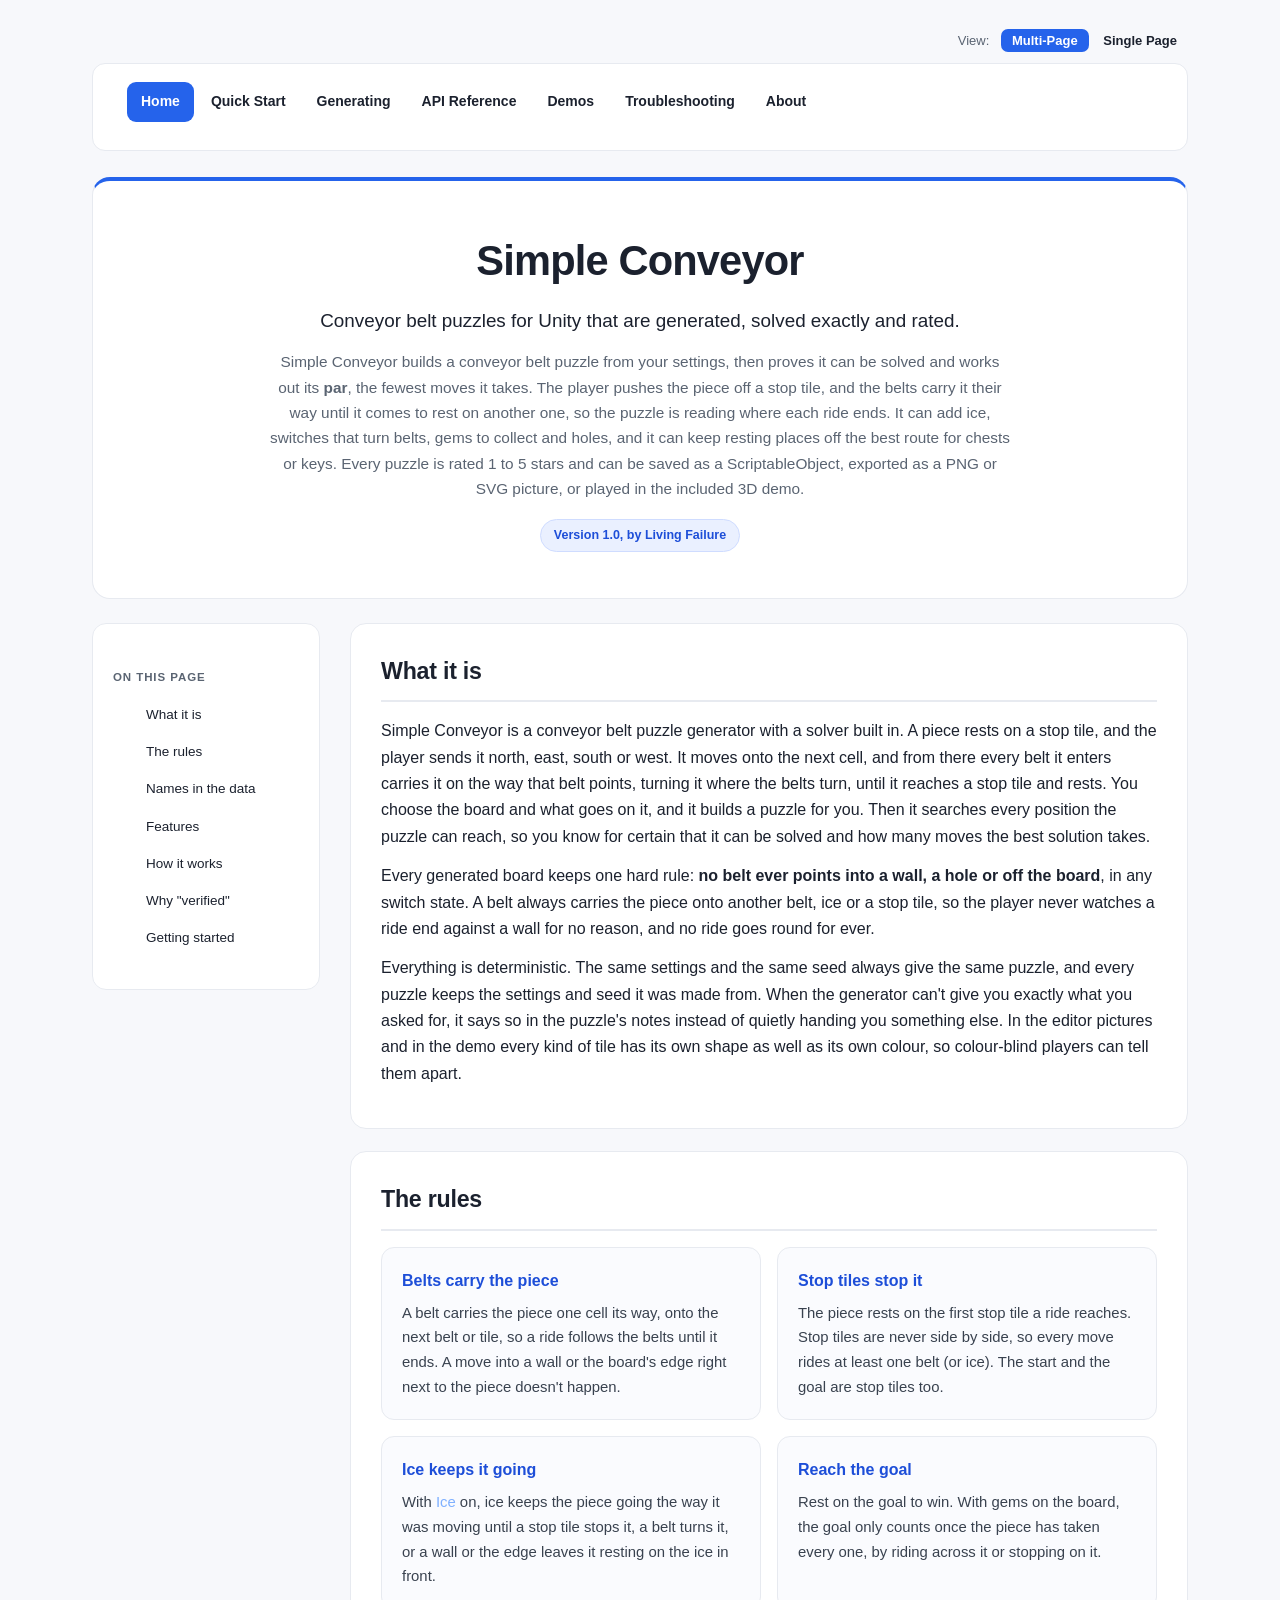
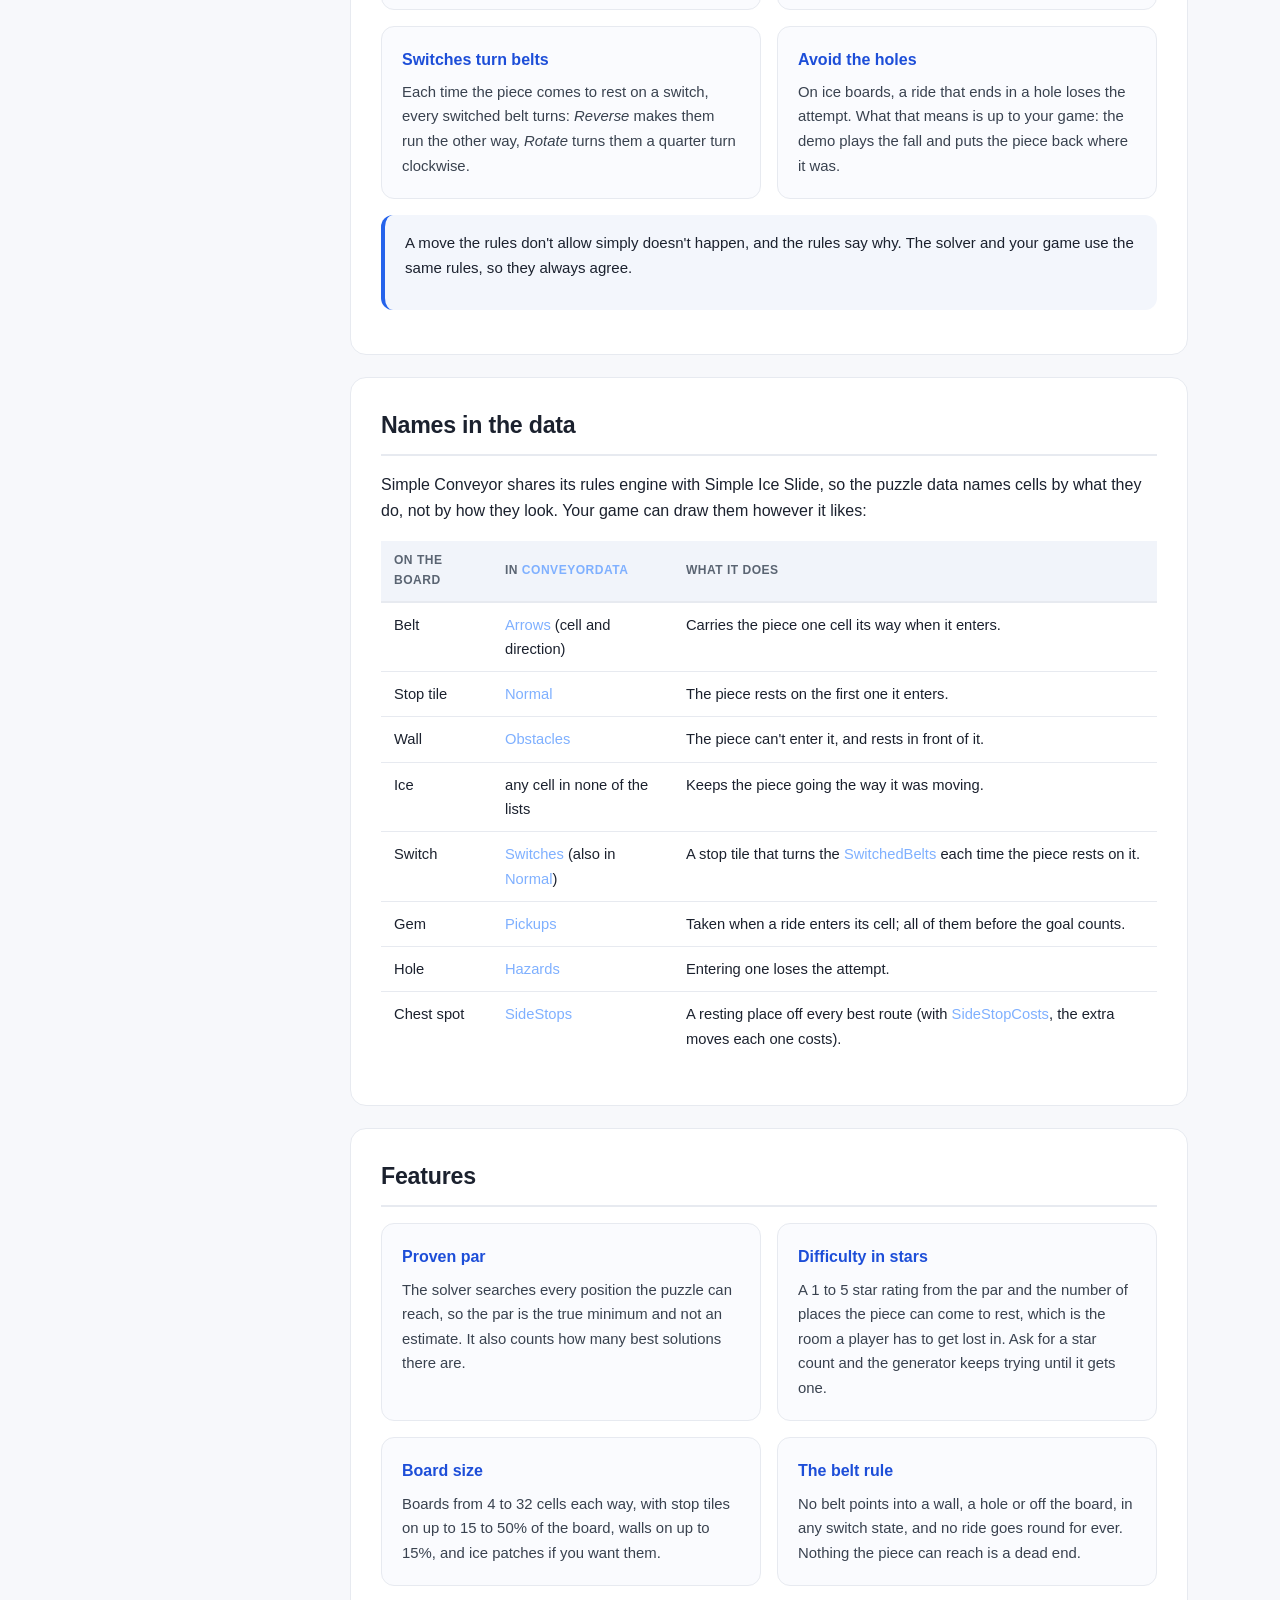
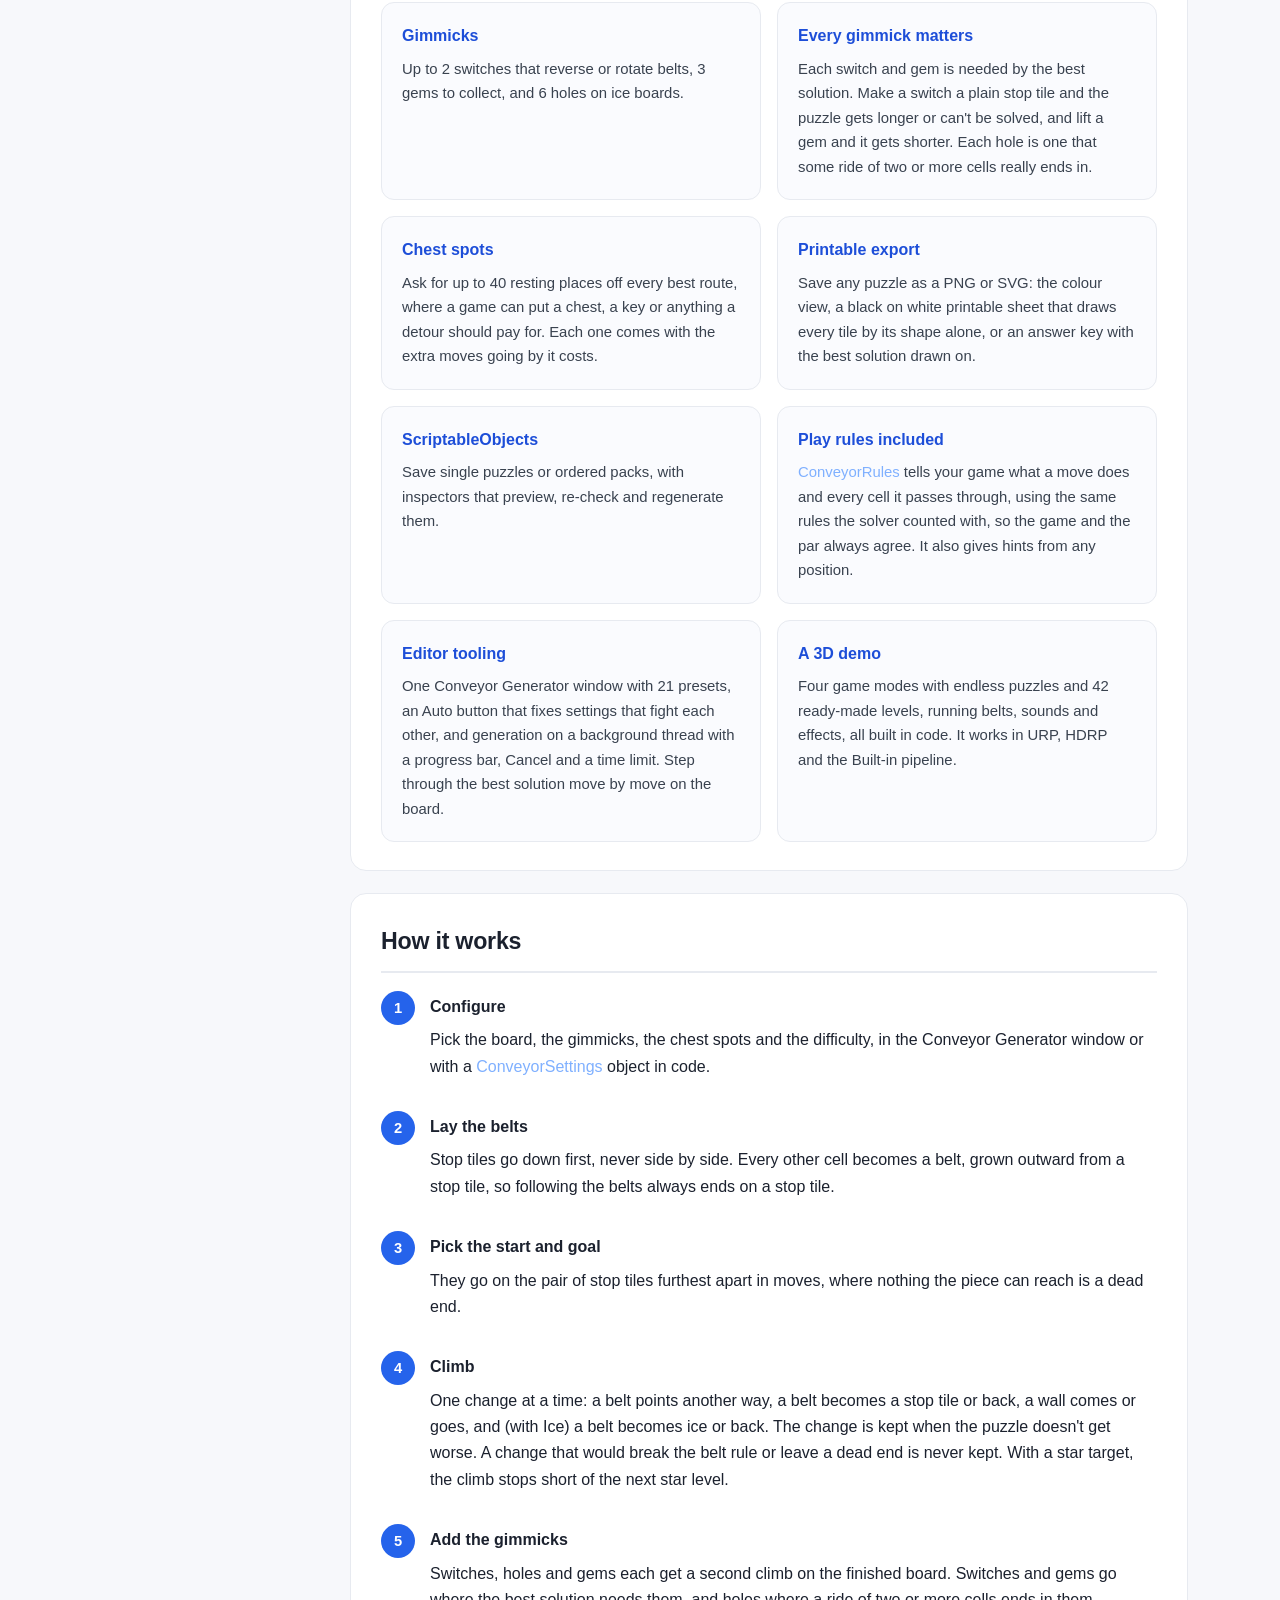
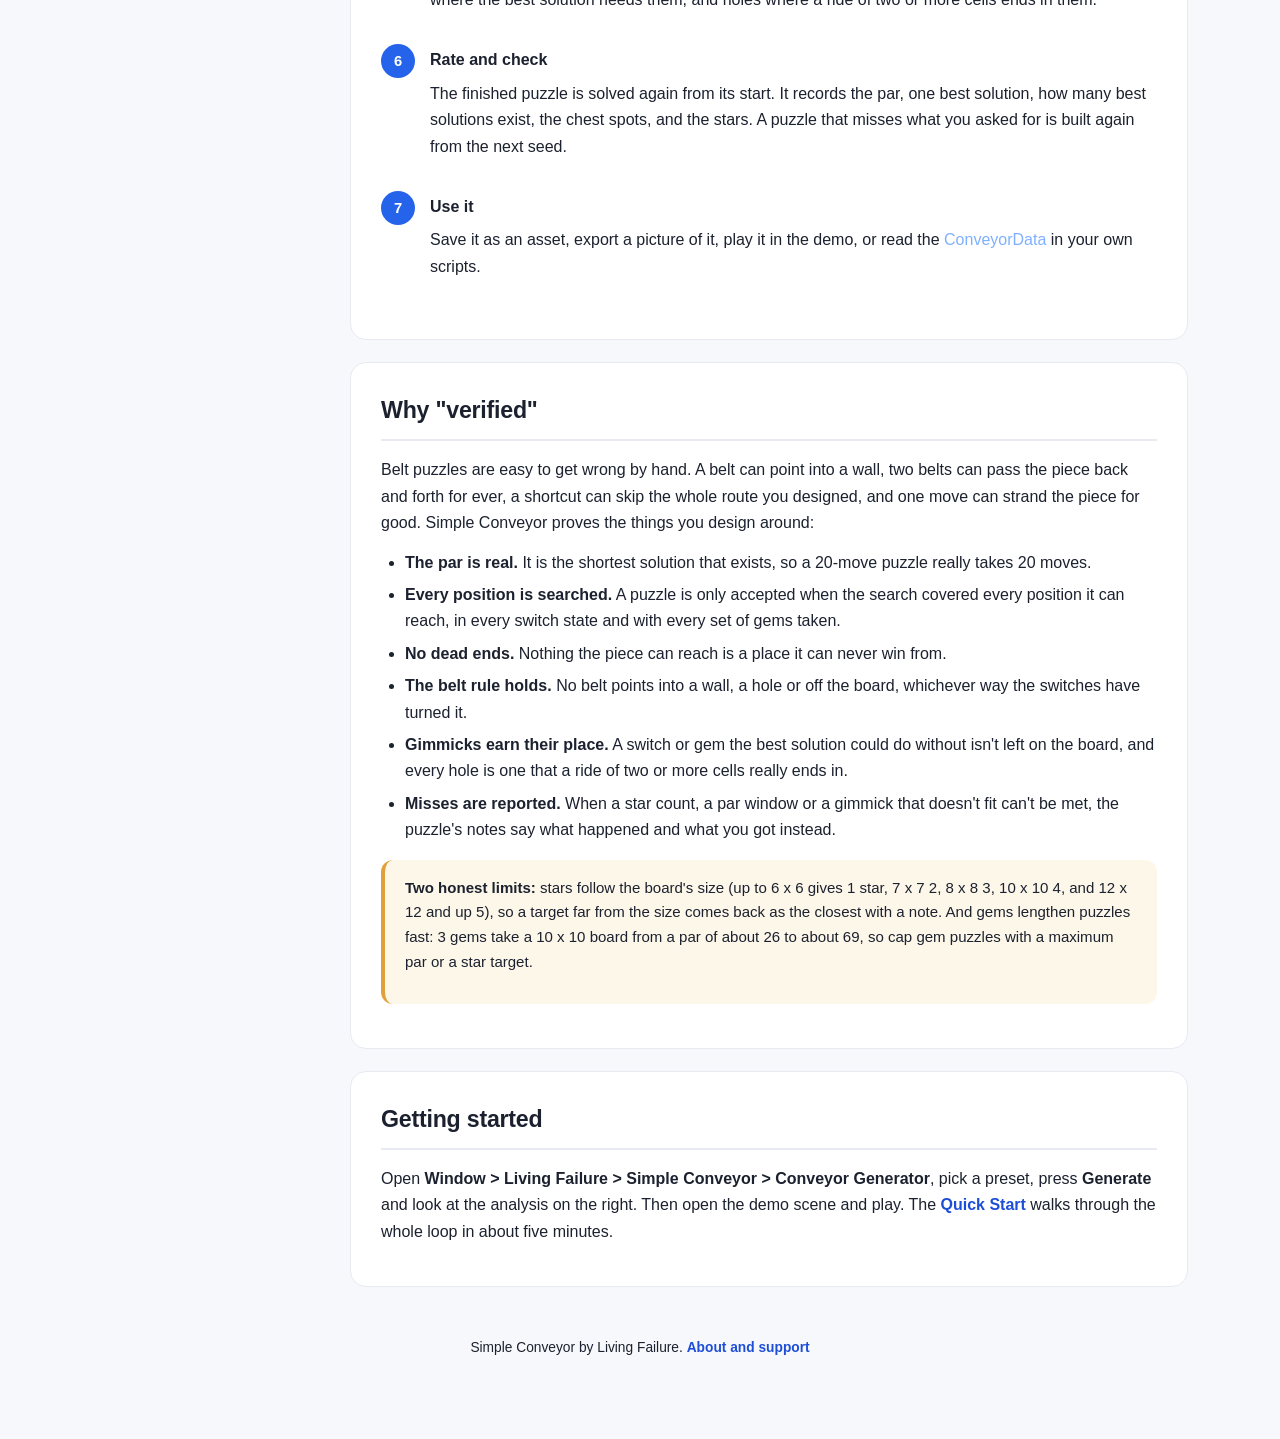
<file: index.html>
<!DOCTYPE html>
<html lang="en">
<head>
<meta charset="UTF-8">
<meta name="viewport" content="width=device-width, initial-scale=1.0">
<title>Simple Conveyor - Documentation</title>
<link rel="stylesheet" href="assets/styles.css">
</head>
<body>
<div class="page-wrap">

  <div class="format-selector" id="top">
    <span class="format-label">View:</span>
    <a href="index.html" class="format-link active">Multi-Page</a>
    <a href="single-page.html" class="format-link">Single Page</a>
  </div>

  <nav class="navbar"><ul>
    <li><a href="index.html" class="active">Home</a></li>
    <li><a href="quick-start.html">Quick Start</a></li>
    <li><a href="generating.html">Generating</a></li>
    <li><a href="api-reference.html">API Reference</a></li>
    <li><a href="demos.html">Demos</a></li>
    <li><a href="troubleshooting.html">Troubleshooting</a></li>
    <li><a href="about.html">About</a></li>
  </ul></nav>

  <div class="hero">
    <h1>Simple Conveyor</h1>
    <p class="tagline">Conveyor belt puzzles for Unity that are generated, solved exactly and rated.</p>
    <p class="sub-tagline">Simple Conveyor builds a conveyor belt puzzle from your settings, then proves it can be solved
      and works out its <strong>par</strong>, the fewest moves it takes. The player pushes the piece off a stop tile, and
      the belts carry it their way until it comes to rest on another one, so the puzzle is reading where each ride ends.
      It can add ice, switches that turn belts, gems to collect and holes, and it can keep resting places off the best
      route for chests or keys. Every puzzle is rated 1 to 5 stars and can be saved as a ScriptableObject, exported as a
      PNG or SVG picture, or played in the included 3D demo.</p>
    <div class="pill">Version 1.0, by Living Failure</div>
  </div>

  <div class="page-layout">
    <aside class="toc">
      <h3>On this page</h3>
      <ul>
        <li><a href="#what">What it is</a></li>
        <li><a href="#rules">The rules</a></li>
        <li><a href="#words">Names in the data</a></li>
        <li><a href="#features">Features</a></li>
        <li><a href="#how">How it works</a></li>
        <li><a href="#verified">Why "verified"</a></li>
        <li><a href="#start">Getting started</a></li>
      </ul>
    </aside>
    <main class="content">

      <div class="section">
        <h2 id="what">What it is</h2>
        <p>Simple Conveyor is a conveyor belt puzzle generator with a solver built in. A piece rests on a stop tile, and the
          player sends it north, east, south or west. It moves onto the next cell, and from there every belt it enters
          carries it on the way that belt points, turning it where the belts turn, until it reaches a stop tile and rests.
          You choose the board and what goes on it, and it builds a puzzle for you. Then it searches every position the
          puzzle can reach, so you know for certain that it can be solved and how many moves the best solution takes.</p>
        <p>Every generated board keeps one hard rule: <strong>no belt ever points into a wall, a hole or off the
          board</strong>, in any switch state. A belt always carries the piece onto another belt, ice or a stop tile, so
          the player never watches a ride end against a wall for no reason, and no ride goes round for ever.</p>
        <p>Everything is deterministic. The same settings and the same seed always give the same puzzle, and every puzzle
          keeps the settings and seed it was made from. When the generator can't give you exactly what you asked for, it
          says so in the puzzle's notes instead of quietly handing you something else. In the editor pictures and in the
          demo every kind of tile has its own shape as well as its own colour, so colour-blind players can tell them
          apart.</p>
      </div>

      <div class="section">
        <h2 id="rules">The rules</h2>
        <div class="feature-grid">
          <div class="feature-card"><h4>Belts carry the piece</h4><p>A belt carries the piece one cell its way, onto the
            next belt or tile, so a ride follows the belts until it ends. A move into a wall or the board's edge right next
            to the piece doesn't happen.</p></div>
          <div class="feature-card"><h4>Stop tiles stop it</h4><p>The piece rests on the first stop tile a ride reaches.
            Stop tiles are never side by side, so every move rides at least one belt (or ice). The start and the goal are
            stop tiles too.</p></div>
          <div class="feature-card"><h4>Ice keeps it going</h4><p>With <span class="k">Ice</span> on, ice keeps the piece
            going the way it was moving until a stop tile stops it, a belt turns it, or a wall or the edge leaves it
            resting on the ice in front.</p></div>
          <div class="feature-card"><h4>Reach the goal</h4><p>Rest on the goal to win. With gems on the board, the goal only
            counts once the piece has taken every one, by riding across it or stopping on it.</p></div>
          <div class="feature-card"><h4>Switches turn belts</h4><p>Each time the piece comes to rest on a switch, every
            switched belt turns: <em>Reverse</em> makes them run the other way, <em>Rotate</em> turns them a quarter turn
            clockwise.</p></div>
          <div class="feature-card"><h4>Avoid the holes</h4><p>On ice boards, a ride that ends in a hole loses the
            attempt. What that means is up to your game: the demo plays the fall and puts the piece back where it
            was.</p></div>
        </div>
        <div class="callout info"><p>A move the rules don't allow simply doesn't happen, and the rules say why. The solver
          and your game use the same rules, so they always agree.</p></div>
      </div>

      <div class="section">
        <h2 id="words">Names in the data</h2>
        <p>Simple Conveyor shares its rules engine with Simple Ice Slide, so the puzzle data names cells by what they do,
          not by how they look. Your game can draw them however it likes:</p>
        <table>
          <tr><th>On the board</th><th>In <span class="k">ConveyorData</span></th><th>What it does</th></tr>
          <tr><td>Belt</td><td><span class="k">Arrows</span> (cell and direction)</td><td>Carries the piece one cell its
            way when it enters.</td></tr>
          <tr><td>Stop tile</td><td><span class="k">Normal</span></td><td>The piece rests on the first one it
            enters.</td></tr>
          <tr><td>Wall</td><td><span class="k">Obstacles</span></td><td>The piece can't enter it, and rests in front of
            it.</td></tr>
          <tr><td>Ice</td><td>any cell in none of the lists</td><td>Keeps the piece going the way it was moving.</td></tr>
          <tr><td>Switch</td><td><span class="k">Switches</span> (also in <span class="k">Normal</span>)</td><td>A stop
            tile that turns the <span class="k">SwitchedBelts</span> each time the piece rests on it.</td></tr>
          <tr><td>Gem</td><td><span class="k">Pickups</span></td><td>Taken when a ride enters its cell; all of them before
            the goal counts.</td></tr>
          <tr><td>Hole</td><td><span class="k">Hazards</span></td><td>Entering one loses the attempt.</td></tr>
          <tr><td>Chest spot</td><td><span class="k">SideStops</span></td><td>A resting place off every best route (with
            <span class="k">SideStopCosts</span>, the extra moves each one costs).</td></tr>
        </table>
      </div>

      <div class="section">
        <h2 id="features">Features</h2>
        <div class="feature-grid">
          <div class="feature-card"><h4>Proven par</h4><p>The solver searches every position the puzzle can reach, so the
            par is the true minimum and not an estimate. It also counts how many best solutions there are.</p></div>
          <div class="feature-card"><h4>Difficulty in stars</h4><p>A 1 to 5 star rating from the par and the number of
            places the piece can come to rest, which is the room a player has to get lost in. Ask for a star count and the
            generator keeps trying until it gets one.</p></div>
          <div class="feature-card"><h4>Board size</h4><p>Boards from 4 to 32 cells each way, with stop tiles on up to 15
            to 50% of the board, walls on up to 15%, and ice patches if you want them.</p></div>
          <div class="feature-card"><h4>The belt rule</h4><p>No belt points into a wall, a hole or off the board, in any
            switch state, and no ride goes round for ever. Nothing the piece can reach is a dead end.</p></div>
          <div class="feature-card"><h4>Gimmicks</h4><p>Up to 2 switches that reverse or rotate belts, 3 gems to collect,
            and 6 holes on ice boards.</p></div>
          <div class="feature-card"><h4>Every gimmick matters</h4><p>Each switch and gem is needed by the best solution.
            Make a switch a plain stop tile and the puzzle gets longer or can't be solved, and lift a gem and it gets
            shorter. Each hole is one that some ride of two or more cells really ends in.</p></div>
          <div class="feature-card"><h4>Chest spots</h4><p>Ask for up to 40 resting places off every best route, where a
            game can put a chest, a key or anything a detour should pay for. Each one comes with the extra moves going by it
            costs.</p></div>
          <div class="feature-card"><h4>Printable export</h4><p>Save any puzzle as a PNG or SVG: the colour view, a black
            on white printable sheet that draws every tile by its shape alone, or an answer key with the best solution
            drawn on.</p></div>
          <div class="feature-card"><h4>ScriptableObjects</h4><p>Save single puzzles or ordered packs, with inspectors
            that preview, re-check and regenerate them.</p></div>
          <div class="feature-card"><h4>Play rules included</h4><p><span class="k">ConveyorRules</span> tells your game
            what a move does and every cell it passes through, using the same rules the solver counted with, so the game
            and the par always agree. It also gives hints from any position.</p></div>
          <div class="feature-card"><h4>Editor tooling</h4><p>One Conveyor Generator window with 21 presets, an Auto
            button that fixes settings that fight each other, and generation on a background thread with a progress bar,
            Cancel and a time limit. Step through the best solution move by move on the board.</p></div>
          <div class="feature-card"><h4>A 3D demo</h4><p>Four game modes with endless puzzles and 42 ready-made levels,
            running belts, sounds and effects, all built in code. It works in URP, HDRP and the Built-in
            pipeline.</p></div>
        </div>
      </div>

      <div class="section">
        <h2 id="how">How it works</h2>
        <div class="step"><div class="step-number">1</div><div class="step-content">
          <h4>Configure</h4><p>Pick the board, the gimmicks, the chest spots and the difficulty, in the Conveyor Generator
          window or with a <span class="k">ConveyorSettings</span> object in code.</p></div></div>
        <div class="step"><div class="step-number">2</div><div class="step-content">
          <h4>Lay the belts</h4><p>Stop tiles go down first, never side by side. Every other cell becomes a belt, grown
          outward from a stop tile, so following the belts always ends on a stop tile.</p></div></div>
        <div class="step"><div class="step-number">3</div><div class="step-content">
          <h4>Pick the start and goal</h4><p>They go on the pair of stop tiles furthest apart in moves, where nothing the
          piece can reach is a dead end.</p></div></div>
        <div class="step"><div class="step-number">4</div><div class="step-content">
          <h4>Climb</h4><p>One change at a time: a belt points another way, a belt becomes a stop tile or back, a wall comes
          or goes, and (with Ice) a belt becomes ice or back. The change is kept when the puzzle doesn't get worse. A
          change that would break the belt rule or leave a dead end is never kept. With a star target, the climb stops
          short of the next star level.</p></div></div>
        <div class="step"><div class="step-number">5</div><div class="step-content">
          <h4>Add the gimmicks</h4><p>Switches, holes and gems each get a second climb on the finished board. Switches and
          gems go where the best solution needs them, and holes where a ride of two or more cells ends in them.</p></div></div>
        <div class="step"><div class="step-number">6</div><div class="step-content">
          <h4>Rate and check</h4><p>The finished puzzle is solved again from its start. It records the par, one best
          solution, how many best solutions exist, the chest spots, and the stars. A puzzle that misses what you asked for
          is built again from the next seed.</p></div></div>
        <div class="step"><div class="step-number">7</div><div class="step-content">
          <h4>Use it</h4><p>Save it as an asset, export a picture of it, play it in the demo, or read the
          <span class="k">ConveyorData</span> in your own scripts.</p></div></div>
      </div>

      <div class="section">
        <h2 id="verified">Why "verified"</h2>
        <p>Belt puzzles are easy to get wrong by hand. A belt can point into a wall, two belts can pass the piece back and
          forth for ever, a shortcut can skip the whole route you designed, and one move can strand the piece for good.
          Simple Conveyor proves the things you design around:</p>
        <ul>
          <li><strong>The par is real.</strong> It is the shortest solution that exists, so a 20-move puzzle really takes
            20 moves.</li>
          <li><strong>Every position is searched.</strong> A puzzle is only accepted when the search covered every position
            it can reach, in every switch state and with every set of gems taken.</li>
          <li><strong>No dead ends.</strong> Nothing the piece can reach is a place it can never win from.</li>
          <li><strong>The belt rule holds.</strong> No belt points into a wall, a hole or off the board, whichever way the
            switches have turned it.</li>
          <li><strong>Gimmicks earn their place.</strong> A switch or gem the best solution could do without isn't left on
            the board, and every hole is one that a ride of two or more cells really ends in.</li>
          <li><strong>Misses are reported.</strong> When a star count, a par window or a gimmick that doesn't fit can't be
            met, the puzzle's notes say what happened and what you got instead.</li>
        </ul>
        <div class="callout warning"><p><strong>Two honest limits:</strong> stars follow the board's size (up to 6 x 6 gives
          1 star, 7 x 7 2, 8 x 8 3, 10 x 10 4, and 12 x 12 and up 5), so a target far from the size comes back as the
          closest with a note. And gems lengthen puzzles fast: 3 gems take a 10 x 10 board from a par of about 26 to about
          69, so cap gem puzzles with a maximum par or a star target.</p></div>
      </div>

      <div class="section">
        <h2 id="start">Getting started</h2>
        <p>Open <strong>Window &gt; Living Failure &gt; Simple Conveyor &gt; Conveyor Generator</strong>, pick a preset,
          press <strong>Generate</strong> and look at the analysis on the right. Then open the demo scene and play. The
          <a href="quick-start.html">Quick Start</a> walks through the whole loop in about five minutes.</p>
      </div>

    </main>
  </div>

  <div class="footer">
    <p>Simple Conveyor by Living Failure. <a href="about.html">About and support</a></p>
  </div>

</div>
</body>
</html>
</file>
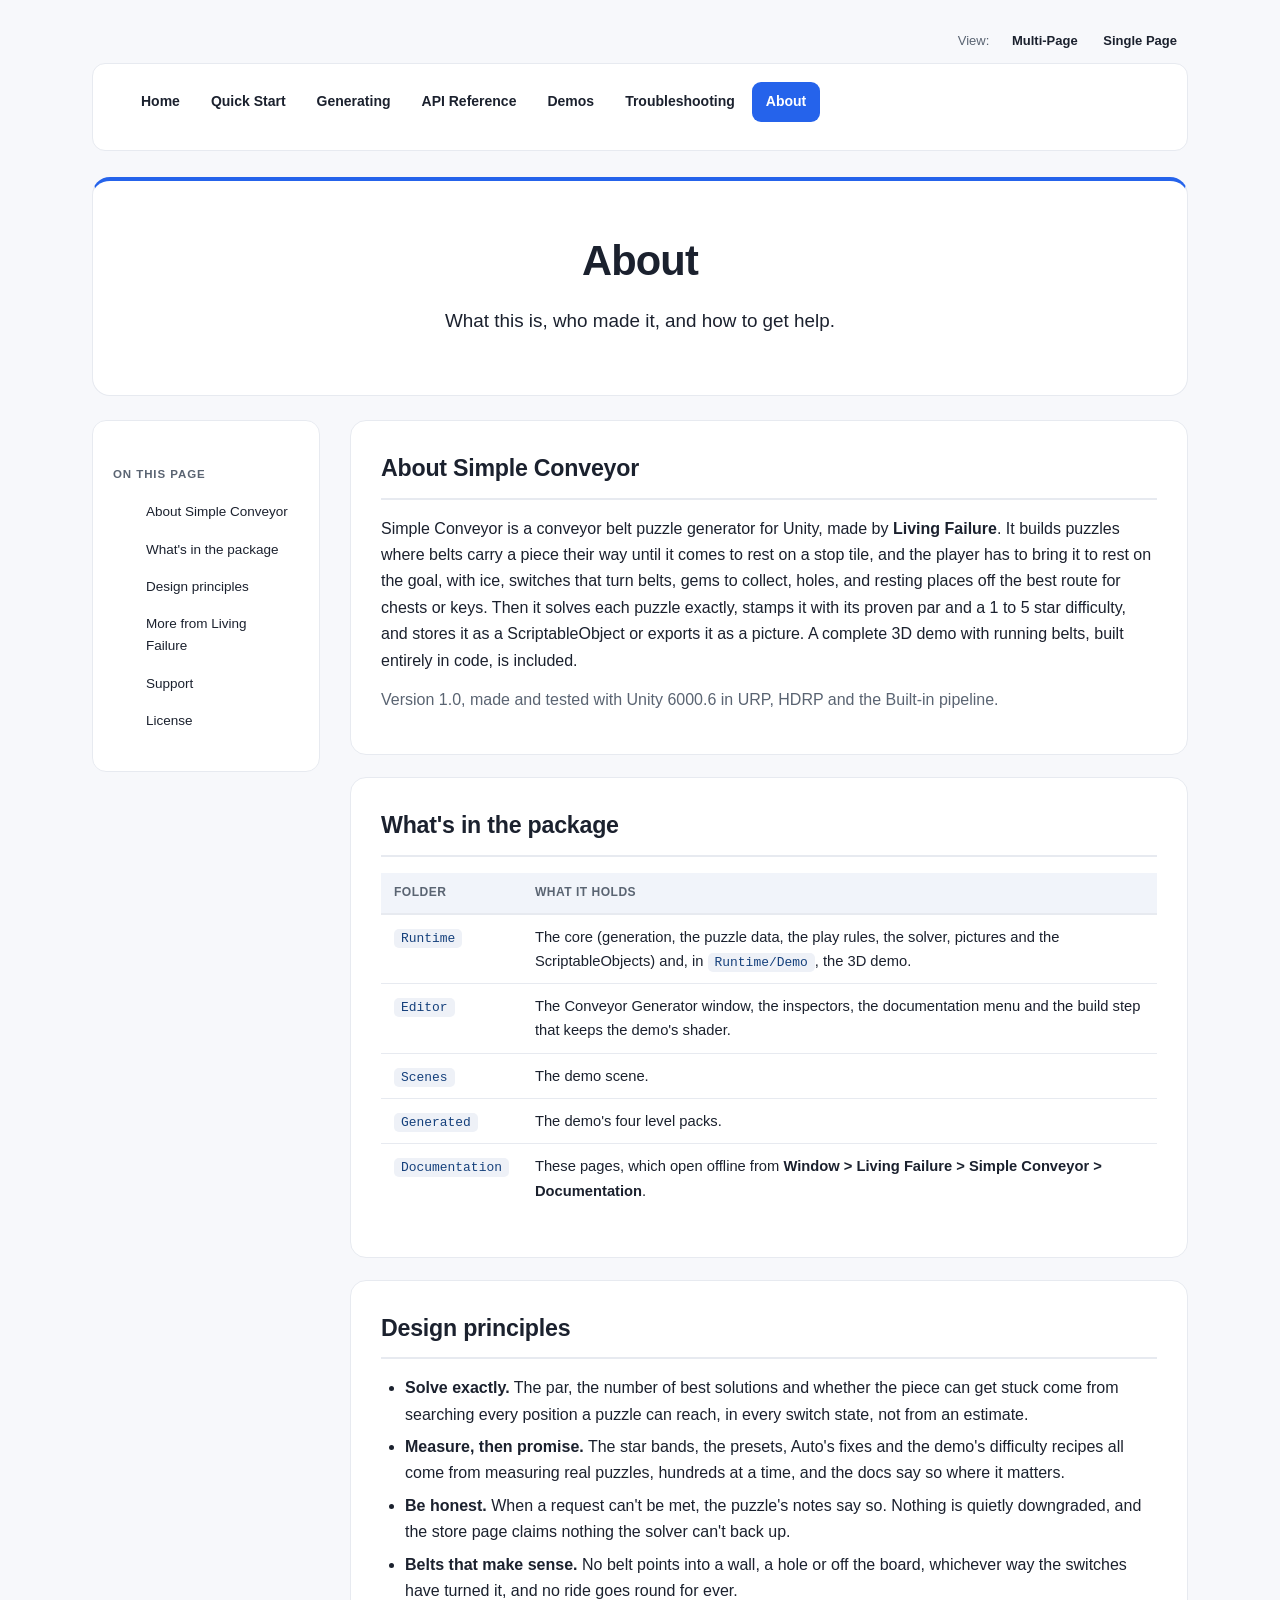
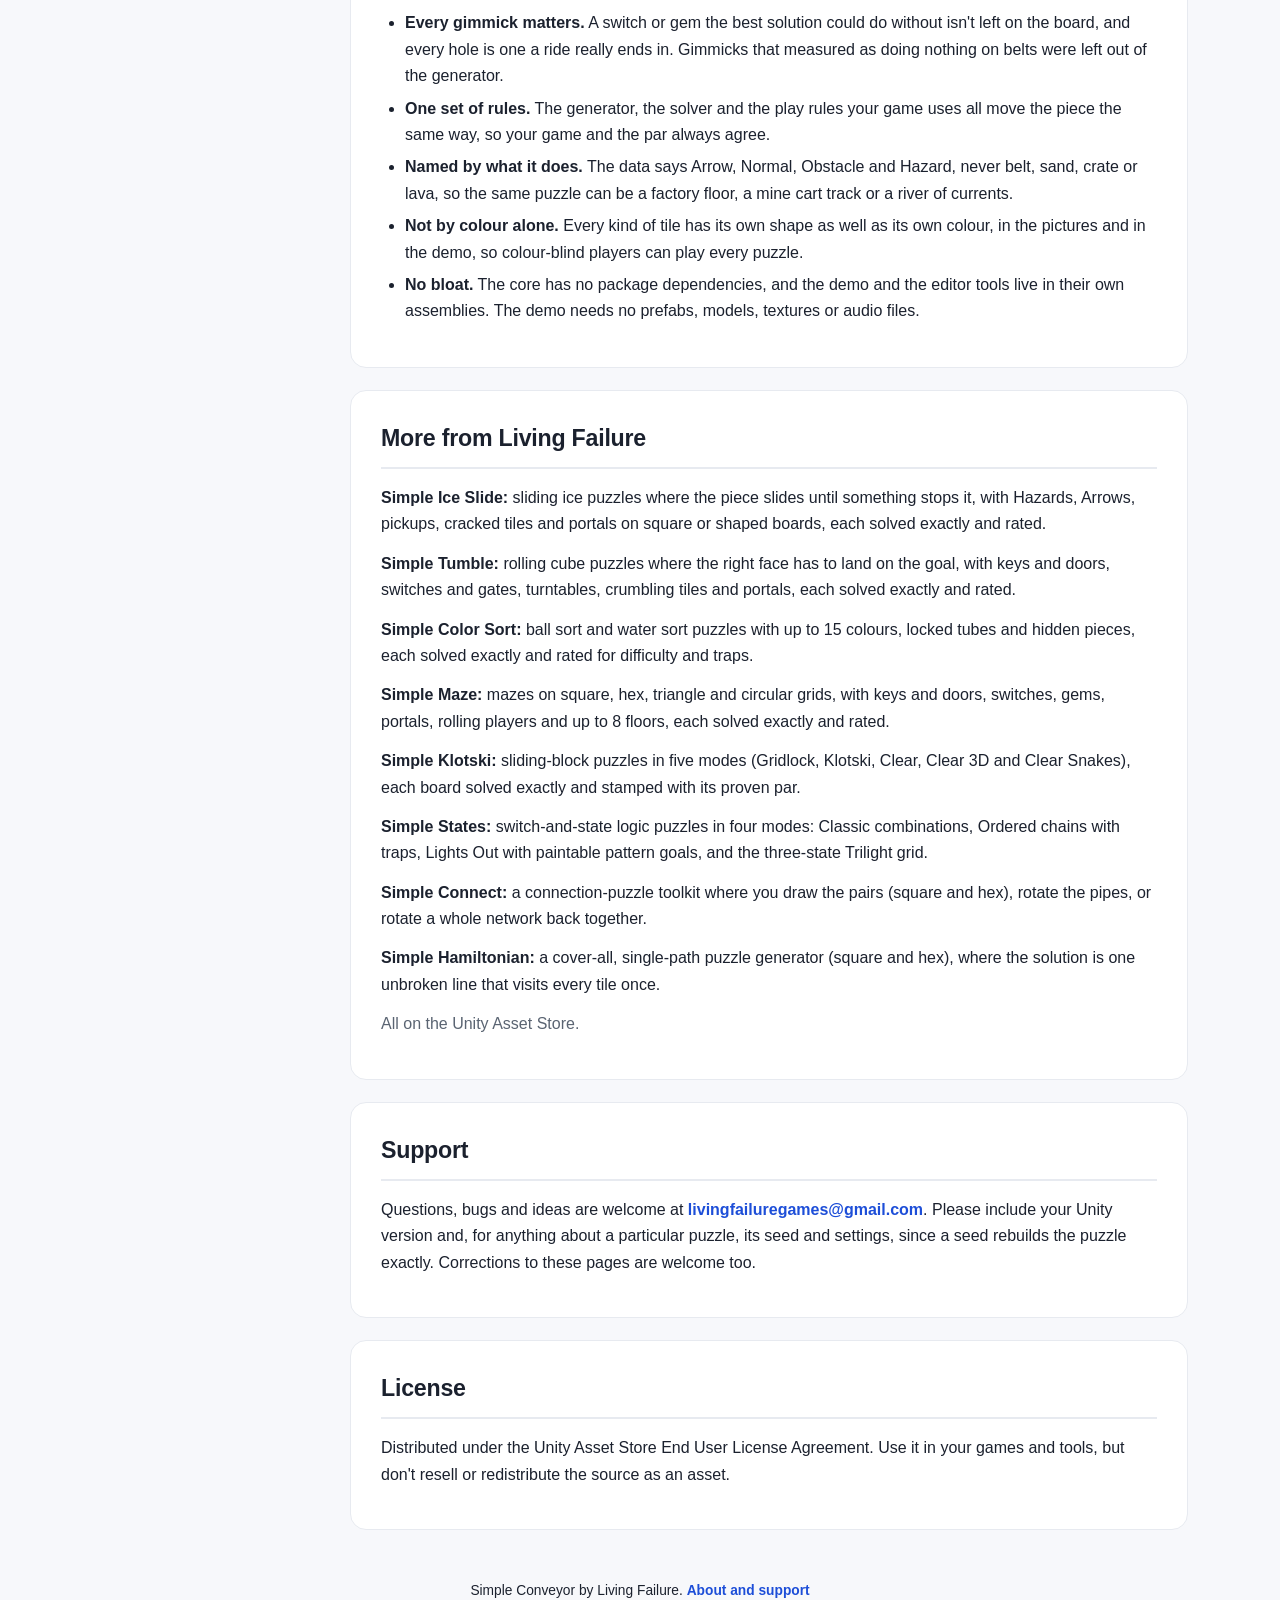
<file: about.html>
<!DOCTYPE html>
<html lang="en">
<head>
<meta charset="UTF-8">
<meta name="viewport" content="width=device-width, initial-scale=1.0">
<title>About - Simple Conveyor</title>
<link rel="stylesheet" href="assets/styles.css">
</head>
<body>
<div class="page-wrap">

  <div class="format-selector" id="top">
    <span class="format-label">View:</span>
    <a href="index.html" class="format-link">Multi-Page</a>
    <a href="single-page.html" class="format-link">Single Page</a>
  </div>

  <nav class="navbar"><ul>
    <li><a href="index.html">Home</a></li>
    <li><a href="quick-start.html">Quick Start</a></li>
    <li><a href="generating.html">Generating</a></li>
    <li><a href="api-reference.html">API Reference</a></li>
    <li><a href="demos.html">Demos</a></li>
    <li><a href="troubleshooting.html">Troubleshooting</a></li>
    <li><a href="about.html" class="active">About</a></li>
  </ul></nav>

  <div class="hero">
    <h1>About</h1>
    <p class="tagline">What this is, who made it, and how to get help.</p>
  </div>

  <div class="page-layout">
    <aside class="toc">
      <h3>On this page</h3>
      <ul>
        <li><a href="#about">About Simple Conveyor</a></li>
        <li><a href="#inside">What's in the package</a></li>
        <li><a href="#design">Design principles</a></li>
        <li><a href="#more">More from Living Failure</a></li>
        <li><a href="#support">Support</a></li>
        <li><a href="#license">License</a></li>
      </ul>
    </aside>
    <main class="content">

      <div class="section">
        <h2 id="about">About Simple Conveyor</h2>
        <p>Simple Conveyor is a conveyor belt puzzle generator for Unity, made by <strong>Living Failure</strong>. It
          builds puzzles where belts carry a piece their way until it comes to rest on a stop tile, and the player has to
          bring it to rest on the goal, with ice, switches that turn belts, gems to collect, holes, and resting places off
          the best route for chests or keys. Then it solves each puzzle exactly, stamps it with its proven par and a 1 to 5
          star difficulty, and stores it as a ScriptableObject or exports it as a picture. A complete 3D demo with running
          belts, built entirely in code, is included.</p>
        <p class="muted">Version 1.0, made and tested with Unity 6000.6 in URP, HDRP and the Built-in pipeline.</p>
      </div>

      <div class="section">
        <h2 id="inside">What's in the package</h2>
        <table>
          <tr><th>Folder</th><th>What it holds</th></tr>
          <tr><td><code>Runtime</code></td><td>The core (generation, the puzzle data, the play rules, the solver, pictures
            and the ScriptableObjects) and, in <code>Runtime/Demo</code>, the 3D demo.</td></tr>
          <tr><td><code>Editor</code></td><td>The Conveyor Generator window, the inspectors, the documentation menu and the
            build step that keeps the demo's shader.</td></tr>
          <tr><td><code>Scenes</code></td><td>The demo scene.</td></tr>
          <tr><td><code>Generated</code></td><td>The demo's four level packs.</td></tr>
          <tr><td><code>Documentation</code></td><td>These pages, which open offline from <strong>Window &gt; Living
            Failure &gt; Simple Conveyor &gt; Documentation</strong>.</td></tr>
        </table>
      </div>

      <div class="section">
        <h2 id="design">Design principles</h2>
        <ul>
          <li><strong>Solve exactly.</strong> The par, the number of best solutions and whether the piece can get stuck
            come from searching every position a puzzle can reach, in every switch state, not from an estimate.</li>
          <li><strong>Measure, then promise.</strong> The star bands, the presets, Auto's fixes and the demo's difficulty
            recipes all come from measuring real puzzles, hundreds at a time, and the docs say so where it matters.</li>
          <li><strong>Be honest.</strong> When a request can't be met, the puzzle's notes say so. Nothing is quietly
            downgraded, and the store page claims nothing the solver can't back up.</li>
          <li><strong>Belts that make sense.</strong> No belt points into a wall, a hole or off the board, whichever way
            the switches have turned it, and no ride goes round for ever.</li>
          <li><strong>Every gimmick matters.</strong> A switch or gem the best solution could do without isn't left on the
            board, and every hole is one a ride really ends in. Gimmicks that measured as doing nothing on belts were left
            out of the generator.</li>
          <li><strong>One set of rules.</strong> The generator, the solver and the play rules your game uses all move the
            piece the same way, so your game and the par always agree.</li>
          <li><strong>Named by what it does.</strong> The data says Arrow, Normal, Obstacle and Hazard, never belt, sand,
            crate or lava, so the same puzzle can be a factory floor, a mine cart track or a river of currents.</li>
          <li><strong>Not by colour alone.</strong> Every kind of tile has its own shape as well as its own colour, in the
            pictures and in the demo, so colour-blind players can play every puzzle.</li>
          <li><strong>No bloat.</strong> The core has no package dependencies, and the demo and the editor tools live in
            their own assemblies. The demo needs no prefabs, models, textures or audio files.</li>
        </ul>
      </div>

      <div class="section">
        <h2 id="more">More from Living Failure</h2>
        <p><strong>Simple Ice Slide:</strong> sliding ice puzzles where the piece slides until something stops it, with
          Hazards, Arrows, pickups, cracked tiles and portals on square or shaped boards, each solved exactly and
          rated.</p>
        <p><strong>Simple Tumble:</strong> rolling cube puzzles where the right face has to land on the goal, with keys and
          doors, switches and gates, turntables, crumbling tiles and portals, each solved exactly and rated.</p>
        <p><strong>Simple Color Sort:</strong> ball sort and water sort puzzles with up to 15 colours, locked tubes and
          hidden pieces, each solved exactly and rated for difficulty and traps.</p>
        <p><strong>Simple Maze:</strong> mazes on square, hex, triangle and circular grids, with keys and doors, switches,
          gems, portals, rolling players and up to 8 floors, each solved exactly and rated.</p>
        <p><strong>Simple Klotski:</strong> sliding-block puzzles in five modes (Gridlock, Klotski, Clear, Clear 3D and
          Clear Snakes), each board solved exactly and stamped with its proven par.</p>
        <p><strong>Simple States:</strong> switch-and-state logic puzzles in four modes: Classic combinations, Ordered
          chains with traps, Lights Out with paintable pattern goals, and the three-state Trilight grid.</p>
        <p><strong>Simple Connect:</strong> a connection-puzzle toolkit where you draw the pairs (square and hex), rotate
          the pipes, or rotate a whole network back together.</p>
        <p><strong>Simple Hamiltonian:</strong> a cover-all, single-path puzzle generator (square and hex), where the
          solution is one unbroken line that visits every tile once.</p>
        <p class="muted">All on the Unity Asset Store.</p>
      </div>

      <div class="section">
        <h2 id="support">Support</h2>
        <p>Questions, bugs and ideas are welcome at
          <a href="mailto:livingfailuregames@gmail.com">livingfailuregames@gmail.com</a>. Please include your Unity version
          and, for anything about a particular puzzle, its seed and settings, since a seed rebuilds the puzzle exactly.
          Corrections to these pages are welcome too.</p>
      </div>

      <div class="section">
        <h2 id="license">License</h2>
        <p>Distributed under the Unity Asset Store End User License Agreement. Use it in your games and tools, but don't
          resell or redistribute the source as an asset.</p>
      </div>

    </main>
  </div>

  <div class="footer">
    <p>Simple Conveyor by Living Failure. <a href="about.html">About and support</a></p>
  </div>

</div>
</body>
</html>
</file>
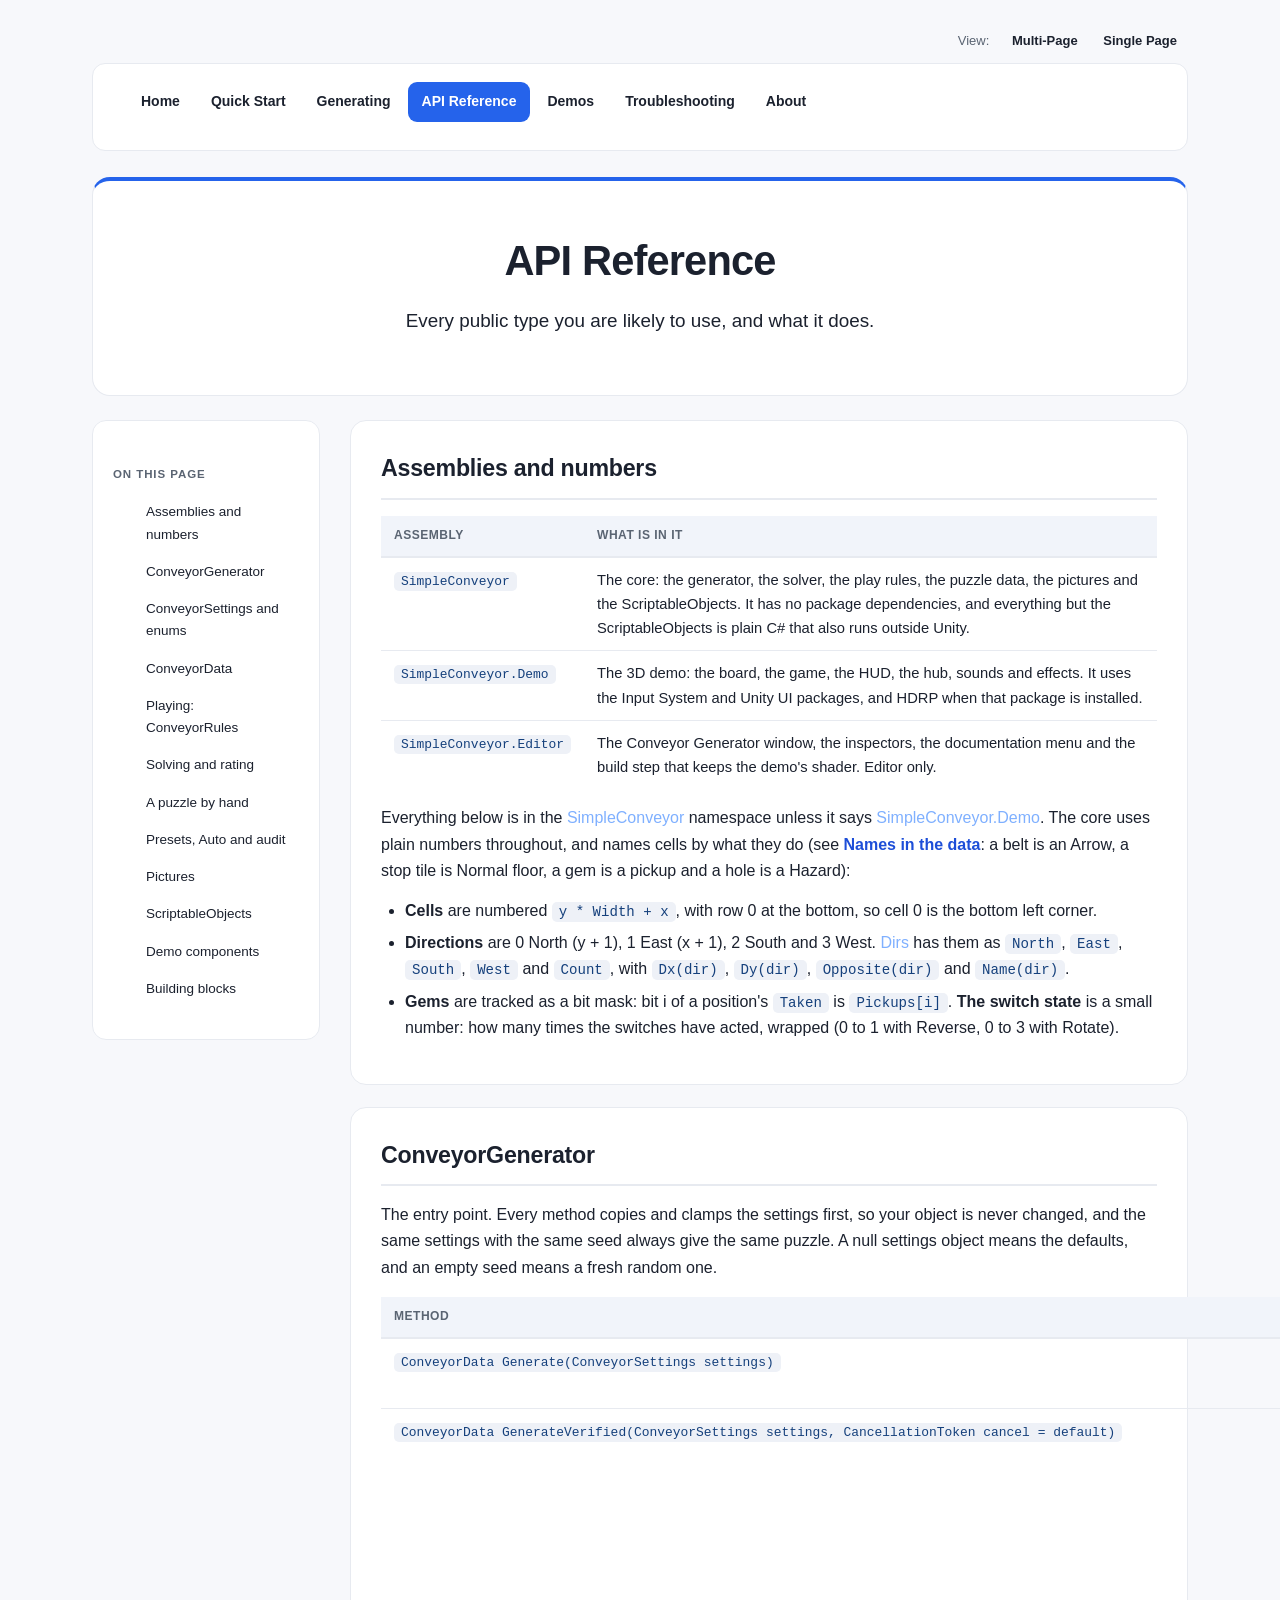
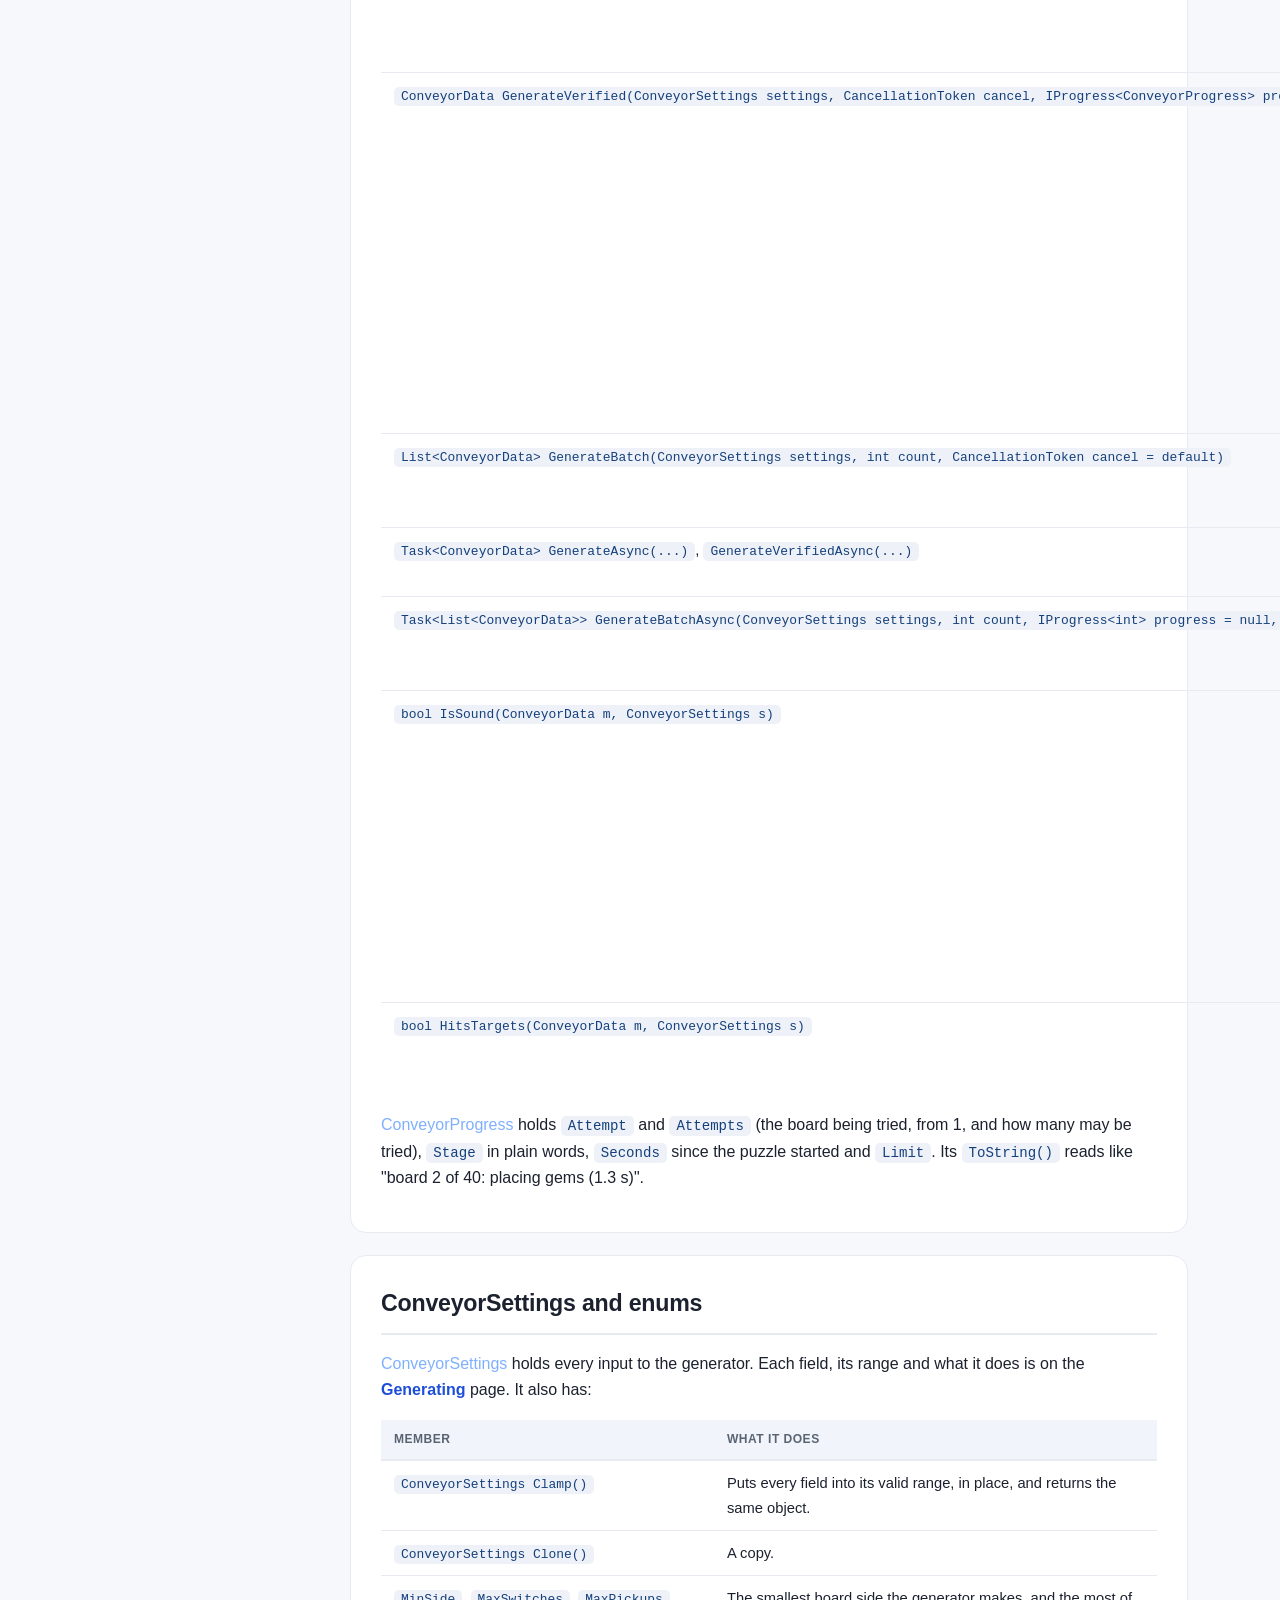
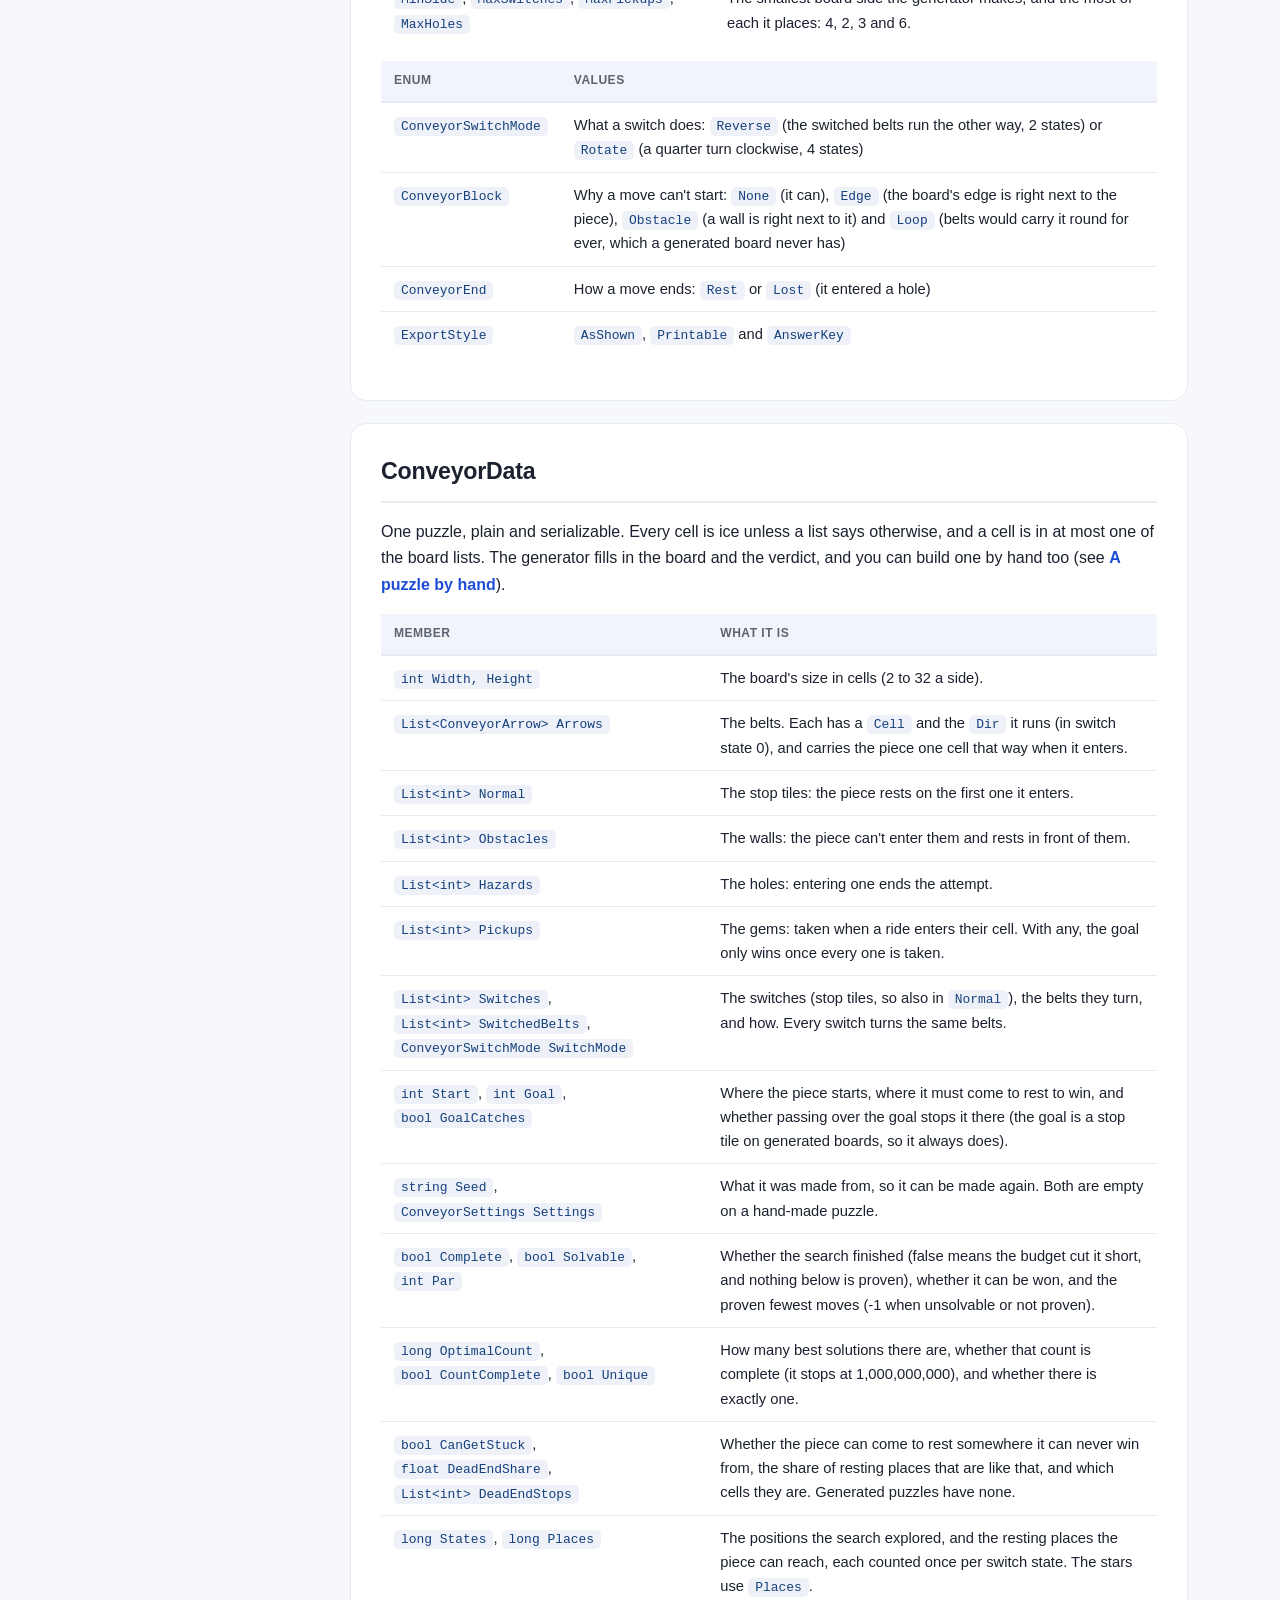
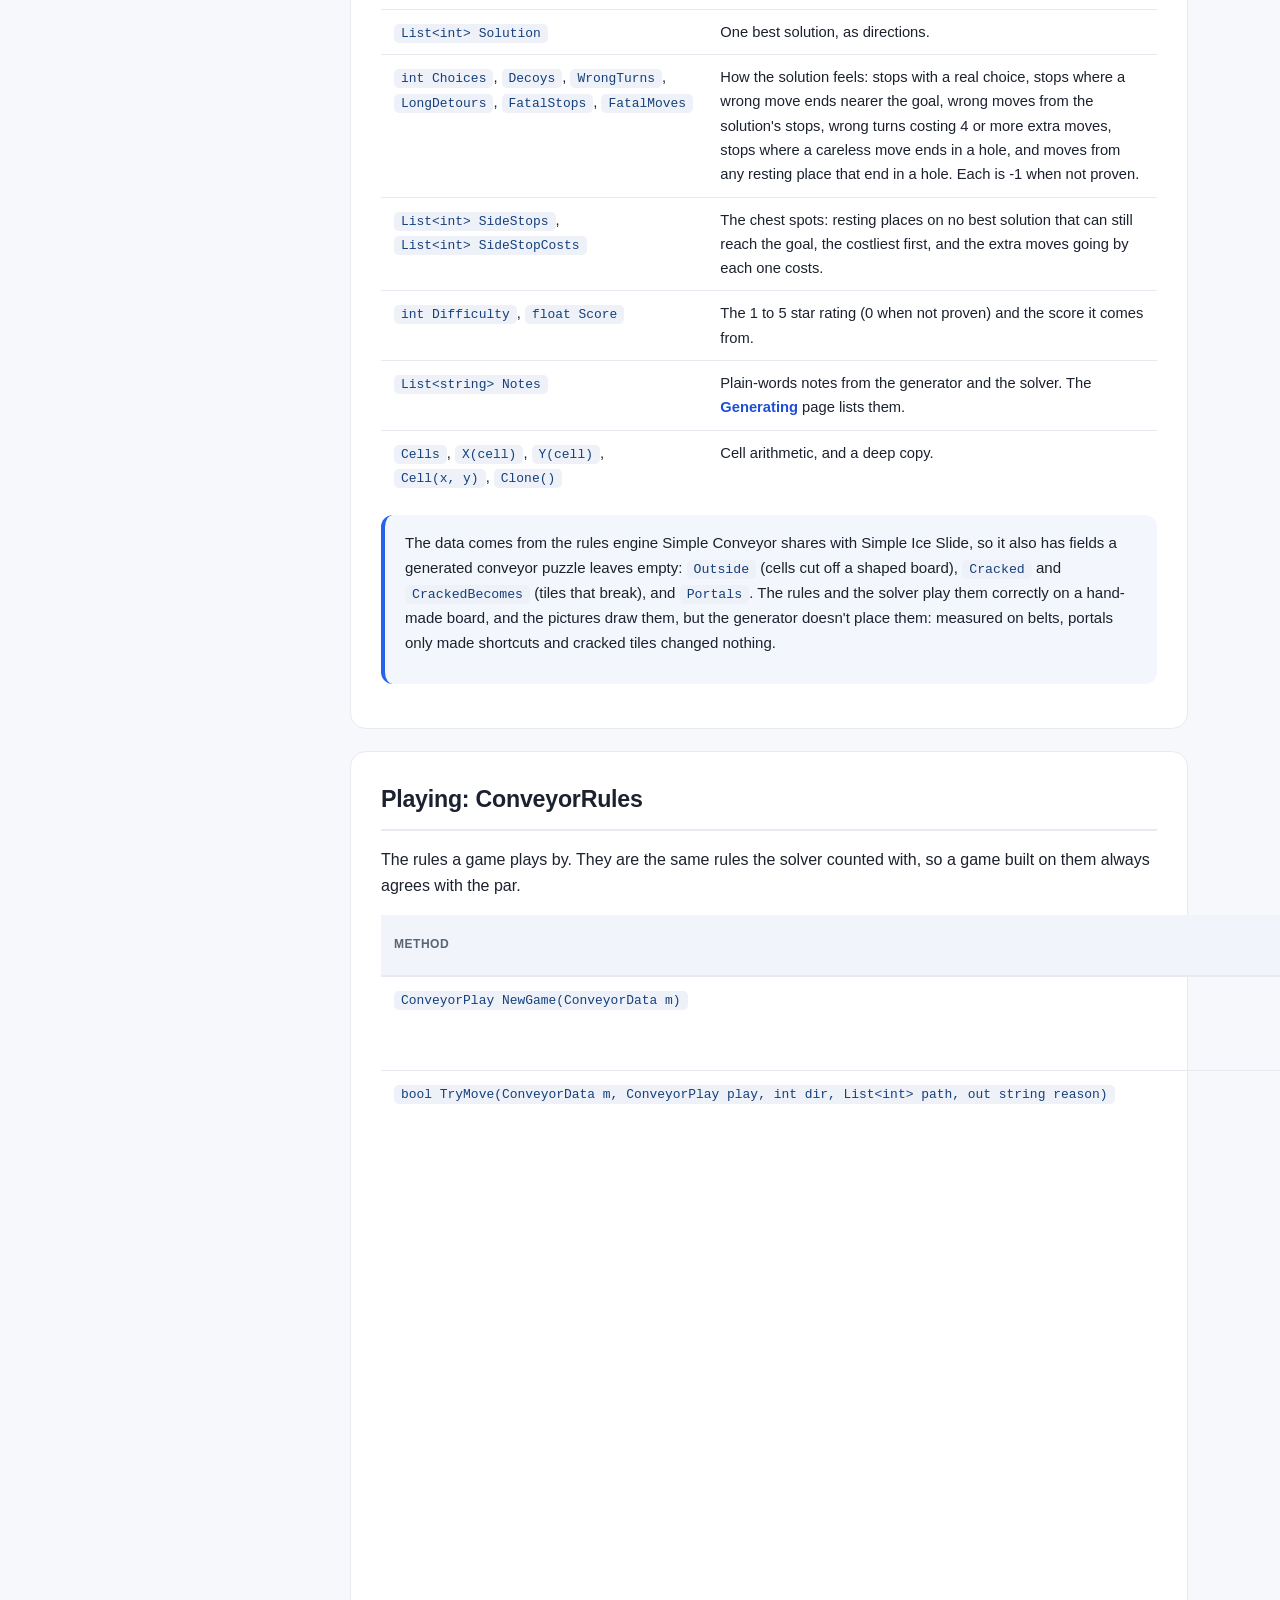
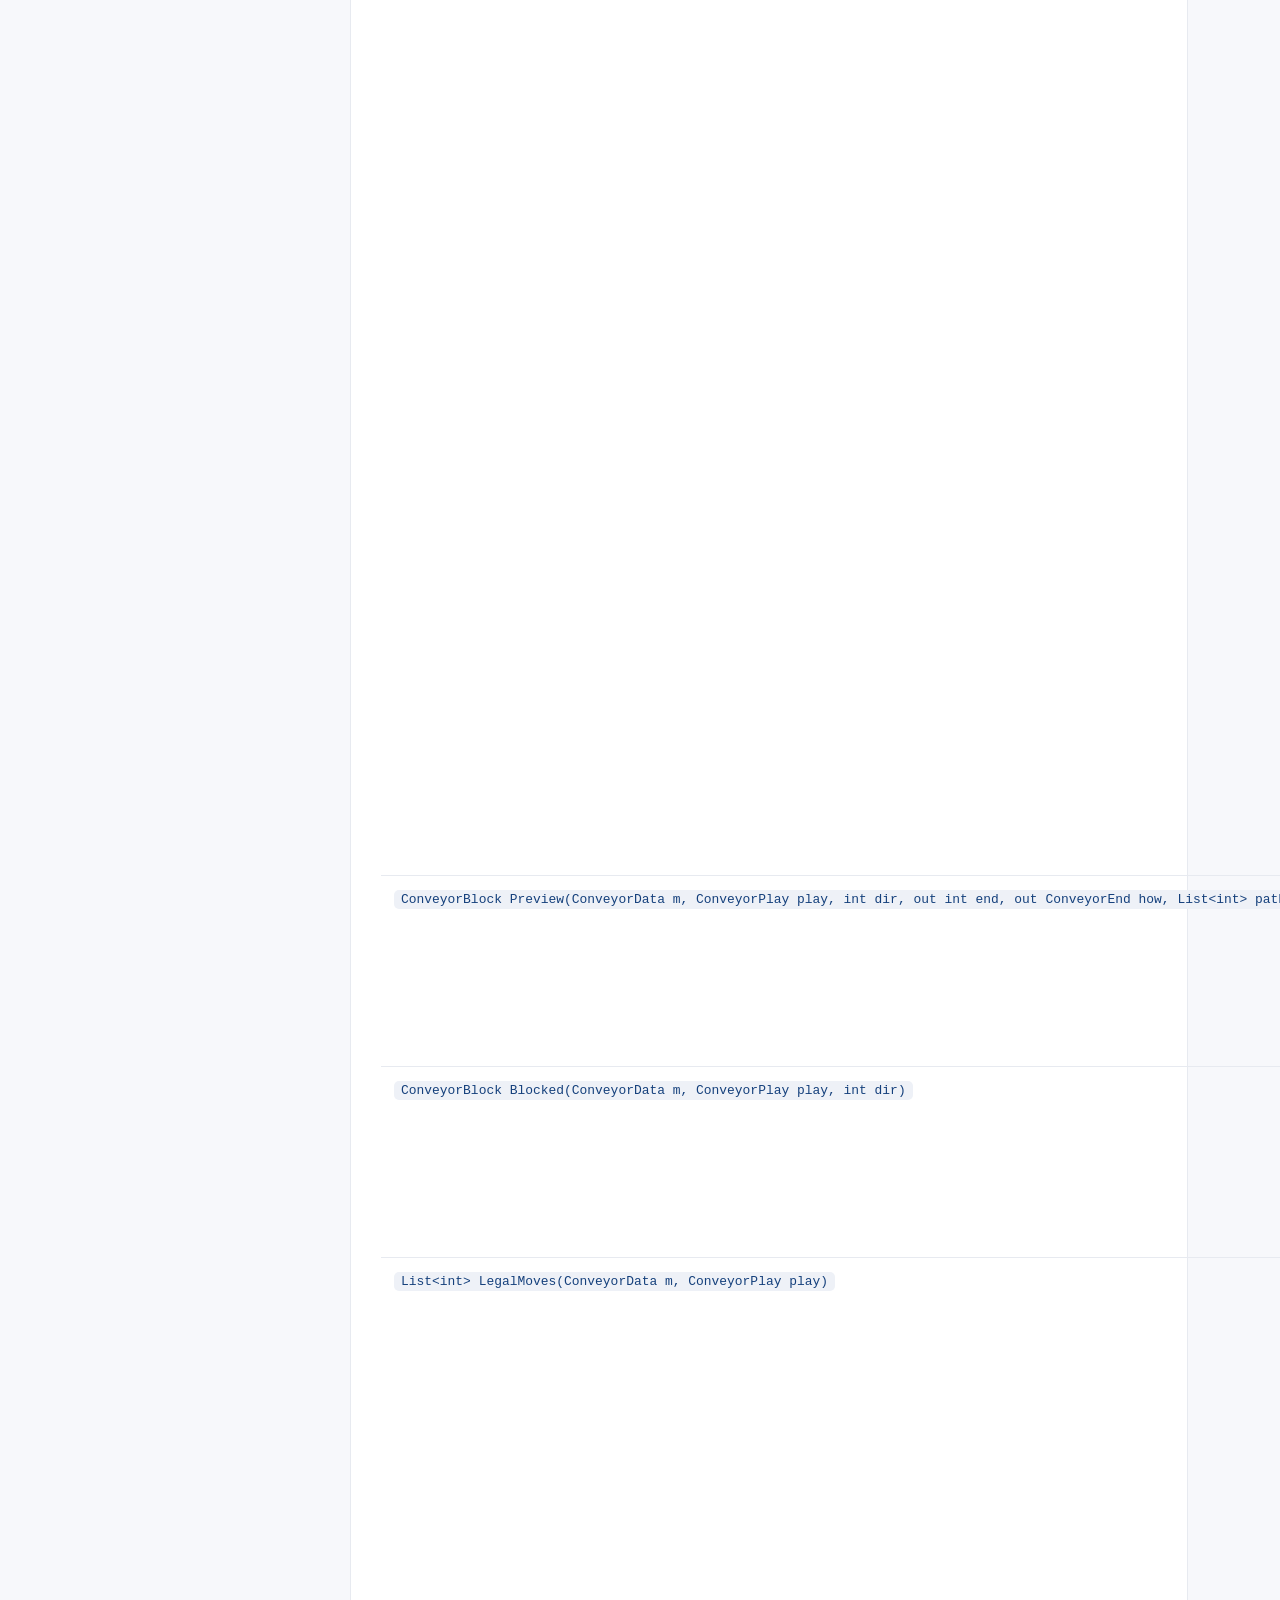
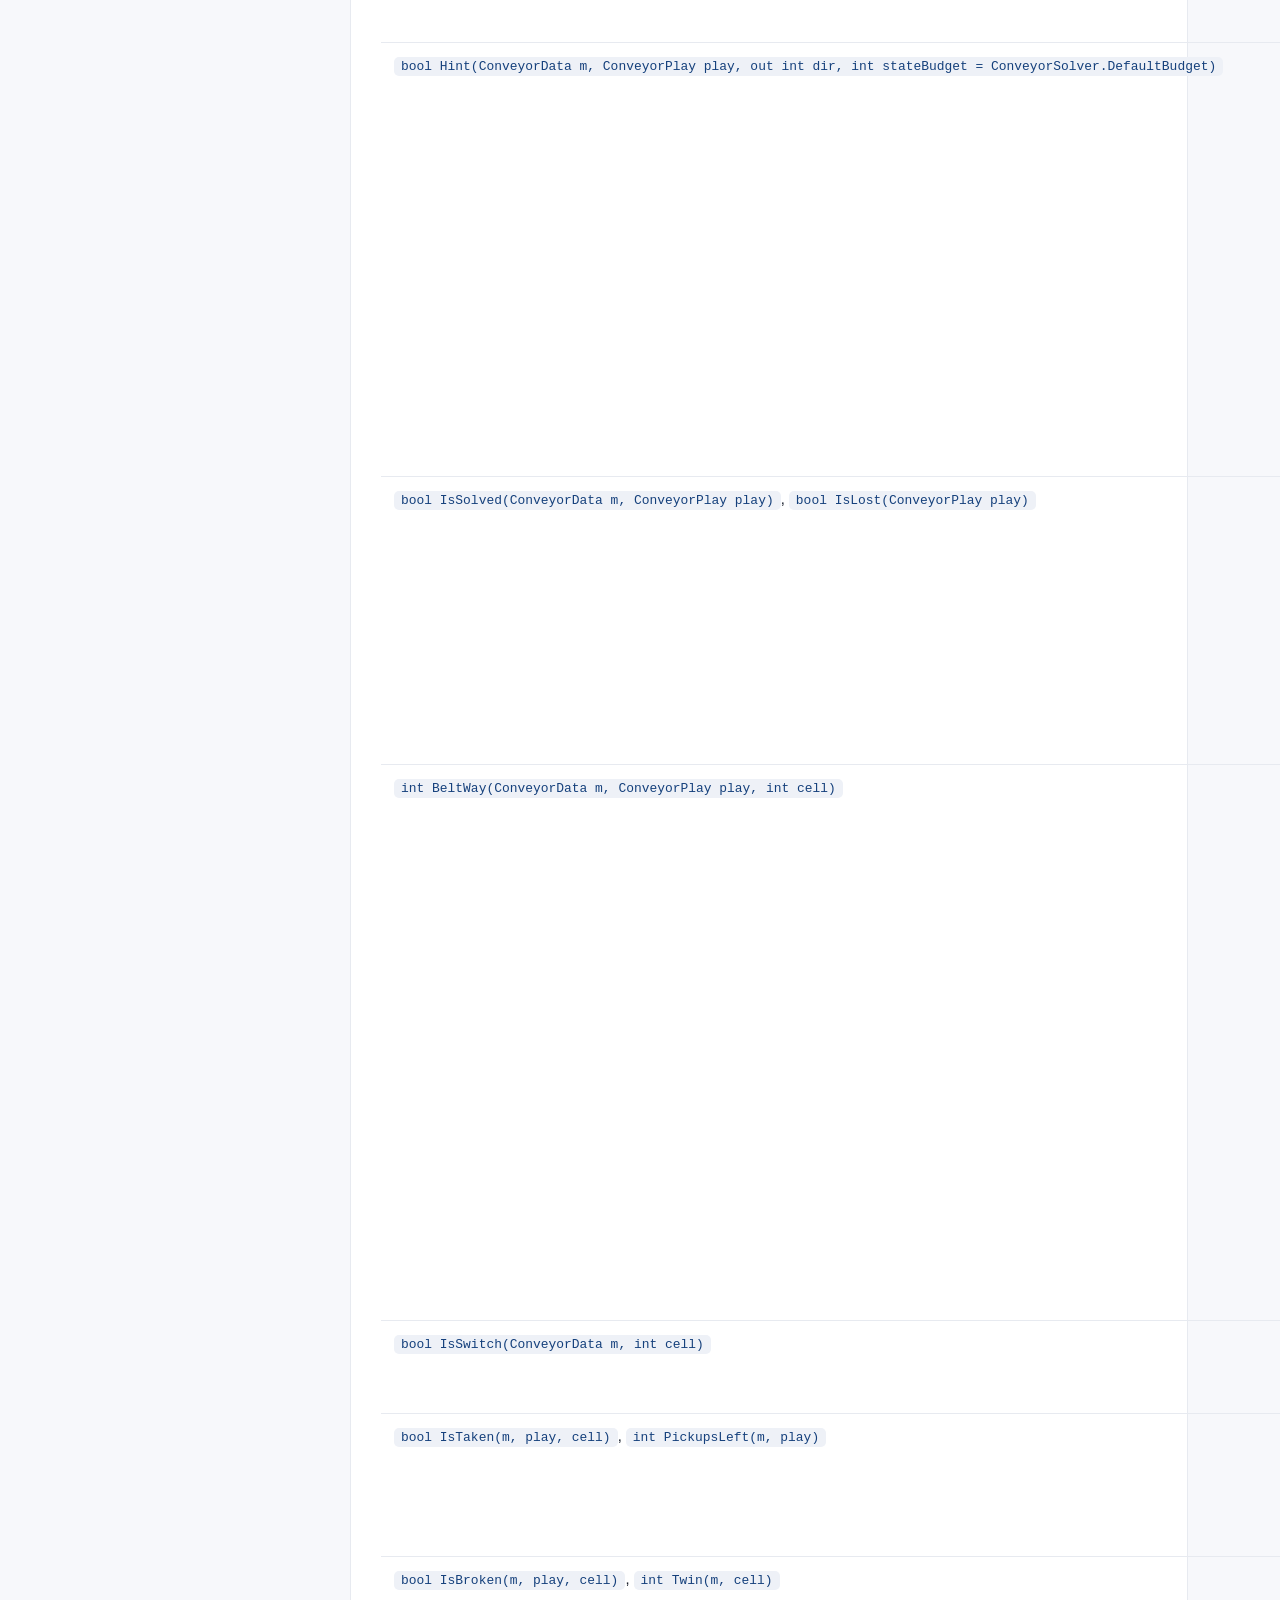
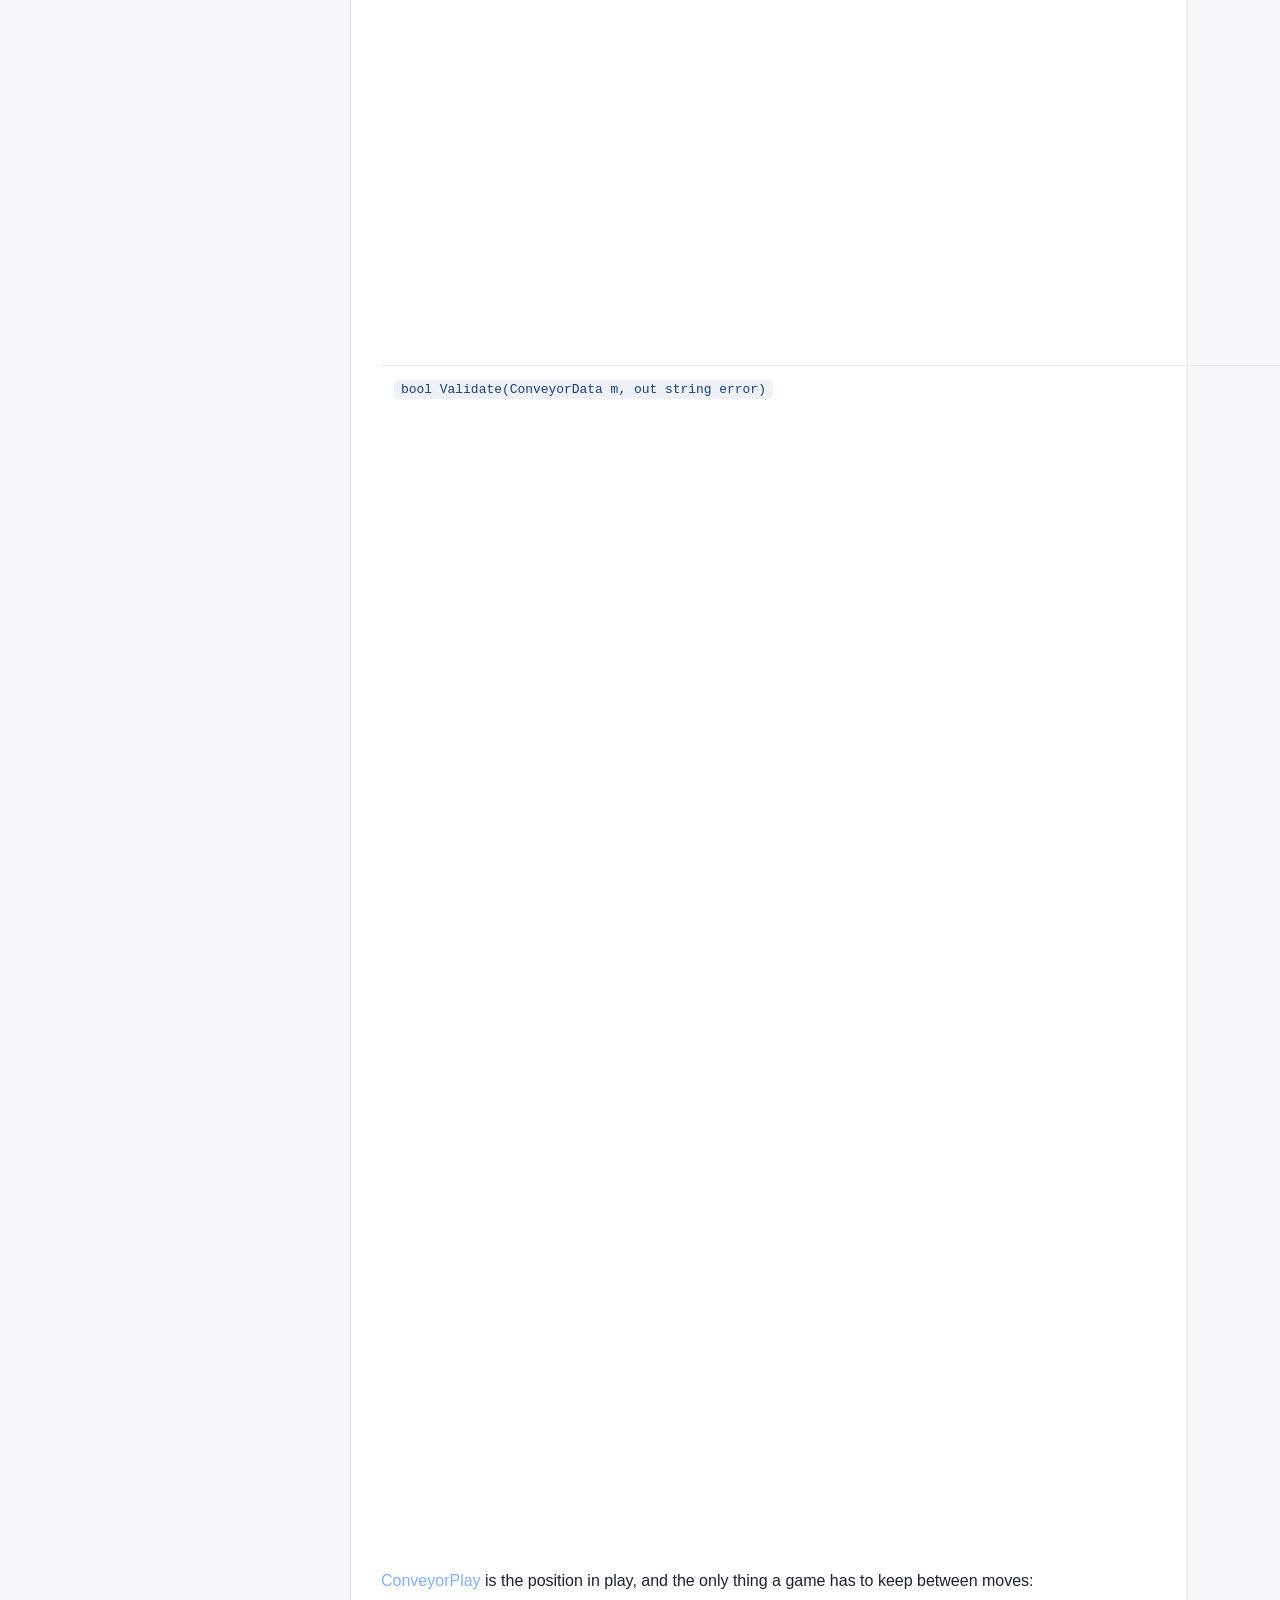
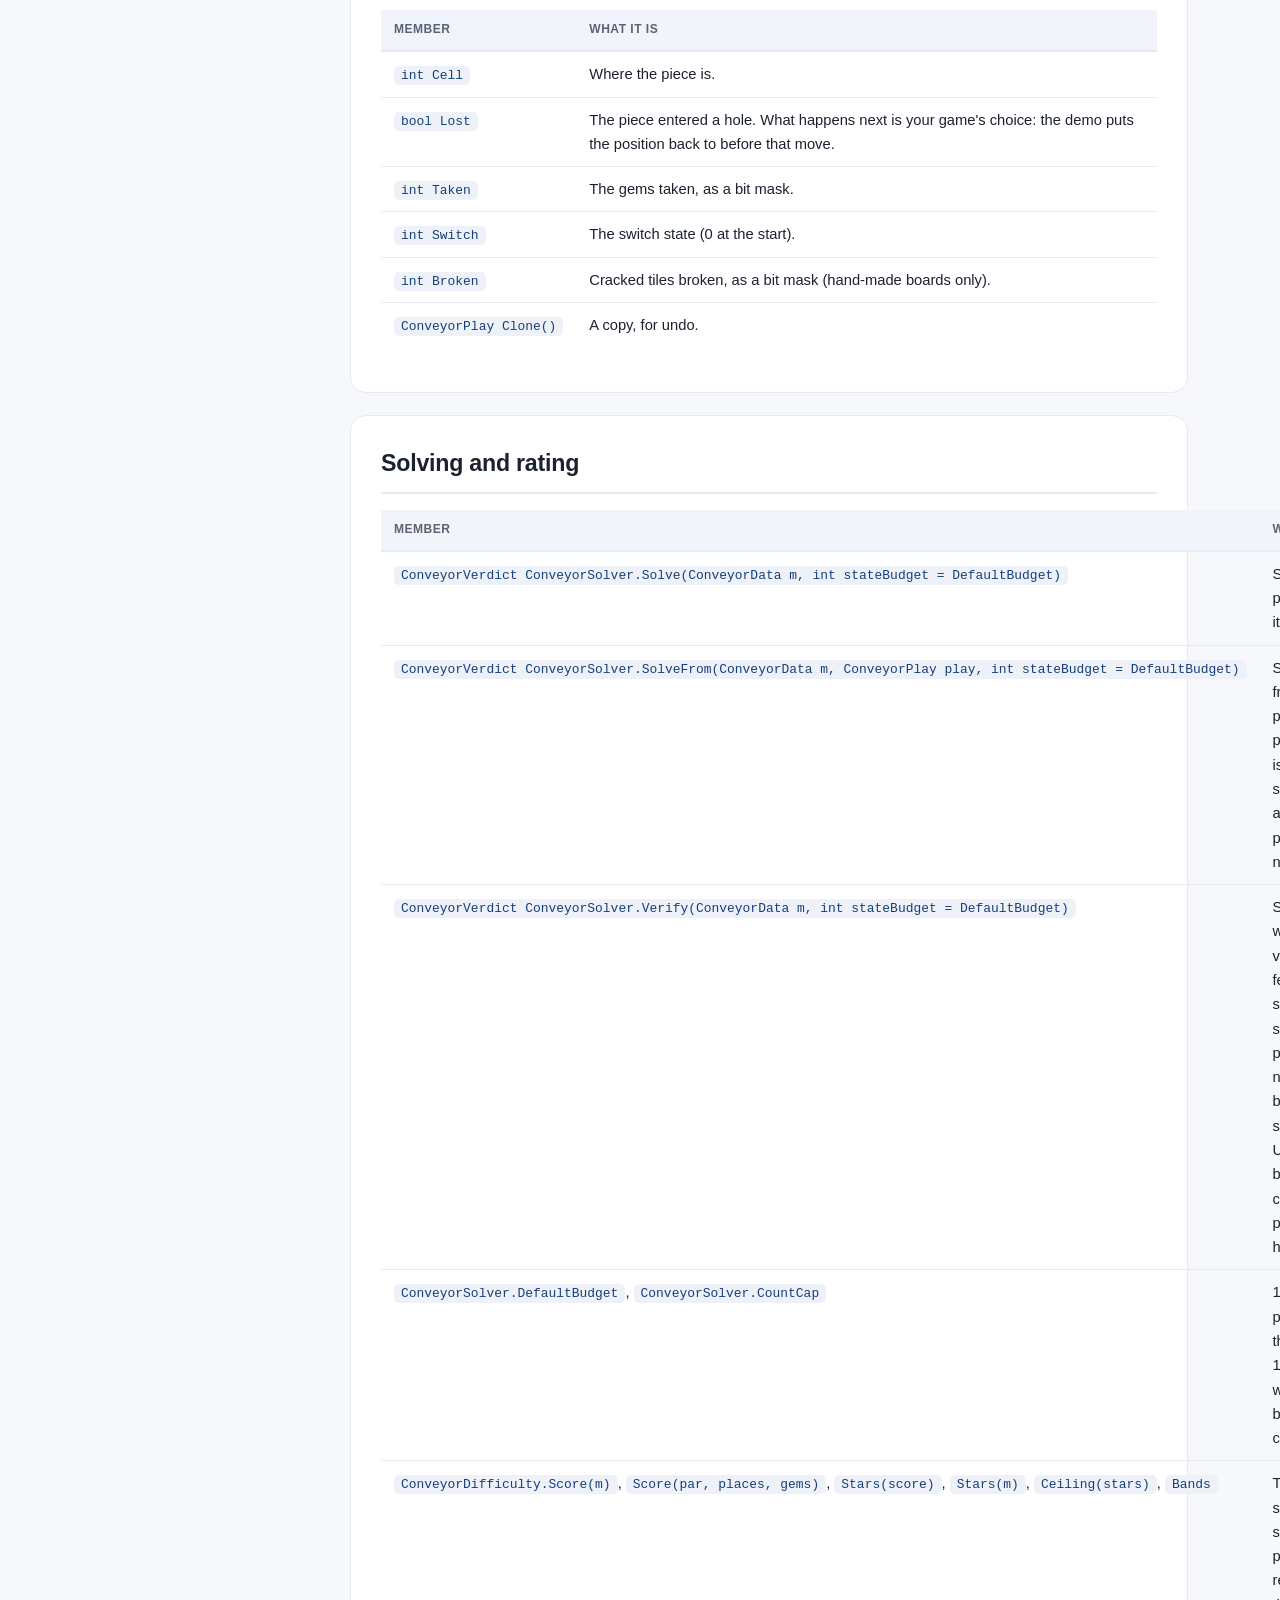
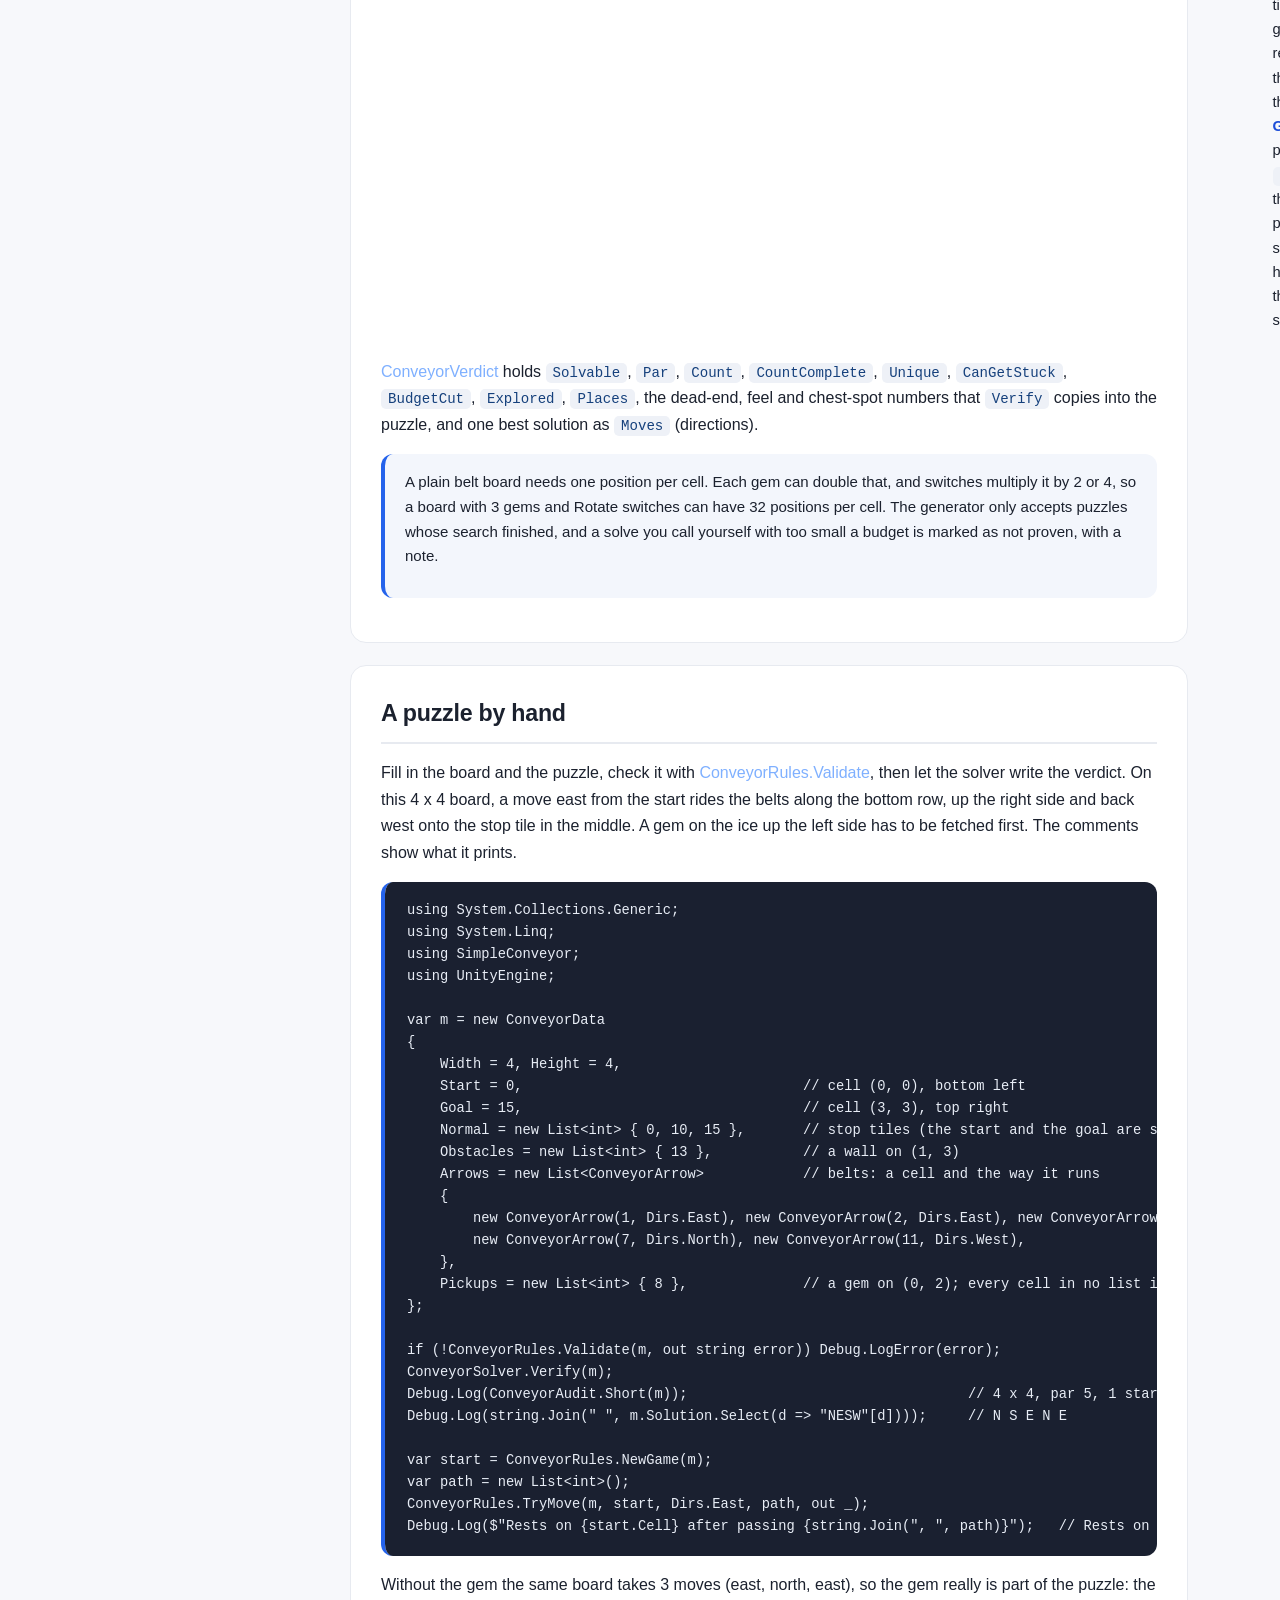
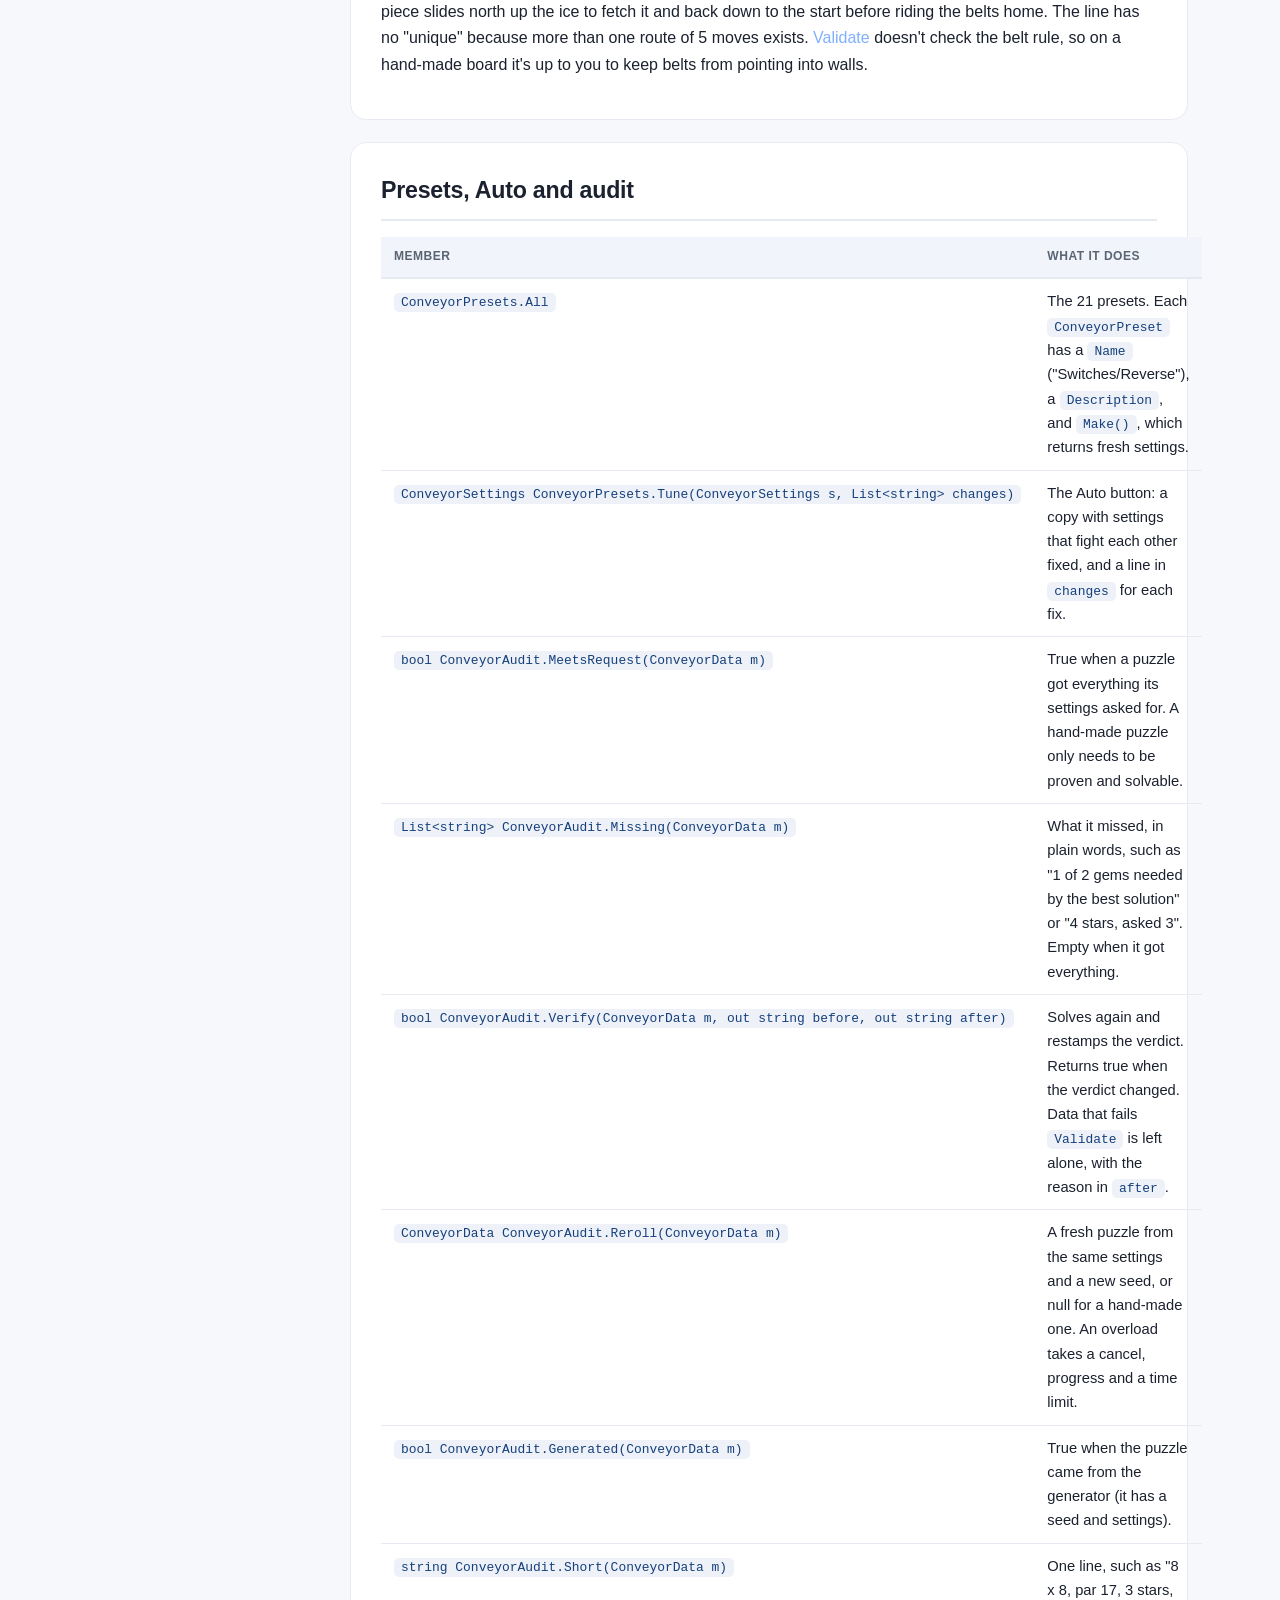
<file: api-reference.html>
<!DOCTYPE html>
<html lang="en">
<head>
<meta charset="UTF-8">
<meta name="viewport" content="width=device-width, initial-scale=1.0">
<title>API Reference - Simple Conveyor</title>
<link rel="stylesheet" href="assets/styles.css">
</head>
<body>
<div class="page-wrap">

  <div class="format-selector" id="top">
    <span class="format-label">View:</span>
    <a href="index.html" class="format-link">Multi-Page</a>
    <a href="single-page.html" class="format-link">Single Page</a>
  </div>

  <nav class="navbar"><ul>
    <li><a href="index.html">Home</a></li>
    <li><a href="quick-start.html">Quick Start</a></li>
    <li><a href="generating.html">Generating</a></li>
    <li><a href="api-reference.html" class="active">API Reference</a></li>
    <li><a href="demos.html">Demos</a></li>
    <li><a href="troubleshooting.html">Troubleshooting</a></li>
    <li><a href="about.html">About</a></li>
  </ul></nav>

  <div class="hero">
    <h1>API Reference</h1>
    <p class="tagline">Every public type you are likely to use, and what it does.</p>
  </div>

  <div class="page-layout">
    <aside class="toc">
      <h3>On this page</h3>
      <ul>
        <li><a href="#layout">Assemblies and numbers</a></li>
        <li><a href="#generator">ConveyorGenerator</a></li>
        <li><a href="#settings">ConveyorSettings and enums</a></li>
        <li><a href="#data">ConveyorData</a></li>
        <li><a href="#play">Playing: ConveyorRules</a></li>
        <li><a href="#solver">Solving and rating</a></li>
        <li><a href="#byhand">A puzzle by hand</a></li>
        <li><a href="#presets">Presets, Auto and audit</a></li>
        <li><a href="#pictures">Pictures</a></li>
        <li><a href="#assets">ScriptableObjects</a></li>
        <li><a href="#demo">Demo components</a></li>
        <li><a href="#blocks">Building blocks</a></li>
      </ul>
    </aside>
    <main class="content">

      <div class="section">
        <h2 id="layout">Assemblies and numbers</h2>
        <table>
          <tr><th>Assembly</th><th>What is in it</th></tr>
          <tr><td><code>SimpleConveyor</code></td><td>The core: the generator, the solver, the play rules, the puzzle data,
            the pictures and the ScriptableObjects. It has no package dependencies, and everything but the ScriptableObjects
            is plain C# that also runs outside Unity.</td></tr>
          <tr><td><code>SimpleConveyor.Demo</code></td><td>The 3D demo: the board, the game, the HUD, the hub, sounds and
            effects. It uses the Input System and Unity UI packages, and HDRP when that package is installed.</td></tr>
          <tr><td><code>SimpleConveyor.Editor</code></td><td>The Conveyor Generator window, the inspectors, the
            documentation menu and the build step that keeps the demo's shader. Editor only.</td></tr>
        </table>
        <p>Everything below is in the <span class="k">SimpleConveyor</span> namespace unless it says
          <span class="k">SimpleConveyor.Demo</span>. The core uses plain numbers throughout, and names cells by what they
          do (see <a href="index.html#words">Names in the data</a>: a belt is an Arrow, a stop tile is Normal floor, a gem is
          a pickup and a hole is a Hazard):</p>
        <ul>
          <li><strong>Cells</strong> are numbered <code>y * Width + x</code>, with row 0 at the bottom, so cell 0 is the
            bottom left corner.</li>
          <li><strong>Directions</strong> are 0 North (y + 1), 1 East (x + 1), 2 South and 3 West. <span class="k">Dirs</span>
            has them as <code>North</code>, <code>East</code>, <code>South</code>, <code>West</code> and
            <code>Count</code>, with <code>Dx(dir)</code>, <code>Dy(dir)</code>, <code>Opposite(dir)</code> and
            <code>Name(dir)</code>.</li>
          <li><strong>Gems</strong> are tracked as a bit mask: bit i of a position's <code>Taken</code> is
            <code>Pickups[i]</code>. <strong>The switch state</strong> is a small number: how many times the switches have
            acted, wrapped (0 to 1 with Reverse, 0 to 3 with Rotate).</li>
        </ul>
      </div>

      <div class="section">
        <h2 id="generator">ConveyorGenerator</h2>
        <p>The entry point. Every method copies and clamps the settings first, so your object is never changed, and the
          same settings with the same seed always give the same puzzle. A null settings object means the defaults, and an
          empty seed means a fresh random one.</p>
        <table>
          <tr><th>Method</th><th>What it does</th></tr>
          <tr><td><code>ConveyorData Generate(ConveyorSettings settings)</code></td><td>One puzzle from this exact seed,
            solved and rated.</td></tr>
          <tr><td><code>ConveyorData GenerateVerified(ConveyorSettings settings, CancellationToken cancel = default)</code></td>
            <td>Tries the seed, then the seed with <code>#1</code>, <code>#2</code> and so on, up to
            <code>MaxAttempts</code>, until a puzzle is sound (see <code>IsSound</code>) and rated
            <code>TargetDifficulty</code> stars (0 means any). On a miss it returns the closest puzzle with a note. If it is
            cancelled before the first puzzle, it throws <code>OperationCanceledException</code>.</td></tr>
          <tr><td><code>ConveyorData GenerateVerified(ConveyorSettings settings, CancellationToken cancel, IProgress&lt;ConveyorProgress&gt; progress, double timeLimitSeconds = 0)</code></td>
            <td>The same with progress and a time limit. The progress hears which board it is on and what that board is
            doing. A cancel stops it within a fraction of a second, even in the middle of a board. Past the time limit (0
            means none) it returns the closest puzzle of the boards that finished, with a note. When no board finished in
            time it throws <code>TimeoutException</code>, saying what the first board was still doing.</td></tr>
          <tr><td><code>List&lt;ConveyorData&gt; GenerateBatch(ConveyorSettings settings, int count, CancellationToken cancel = default)</code></td>
            <td>A pack of verified puzzles with seeds <code>root-0</code>, <code>root-1</code> and so on.</td></tr>
          <tr><td><code>Task&lt;ConveyorData&gt; GenerateAsync(...)</code>, <code>GenerateVerifiedAsync(...)</code></td><td>The
            same on a background thread.</td></tr>
          <tr><td><code>Task&lt;List&lt;ConveyorData&gt;&gt; GenerateBatchAsync(ConveyorSettings settings, int count, IProgress&lt;int&gt; progress = null, CancellationToken cancel = default)</code></td>
            <td>A batch on a background thread, reporting how many are done (1 to count).</td></tr>
          <tr><td><code>bool IsSound(ConveyorData m, ConveyorSettings s)</code></td><td>The hard requirements verified
            generation uses: proven by a complete search, solvable, no dead ends, the par inside the window, at least the
            chest spots asked for, no belt pointing into a wall, a hole or off the board in any switch state, at least the
            switches and gems asked for with every one needed by the best solution, and (with Ice) at least the live holes
            asked for.</td></tr>
          <tr><td><code>bool HitsTargets(ConveyorData m, ConveyorSettings s)</code></td><td>True when the puzzle has the
            stars the settings aim for (a target of 0 is always met).</td></tr>
        </table>
        <p><span class="k">ConveyorProgress</span> holds <code>Attempt</code> and <code>Attempts</code> (the board being
          tried, from 1, and how many may be tried), <code>Stage</code> in plain words, <code>Seconds</code> since the puzzle
          started and <code>Limit</code>. Its <code>ToString()</code> reads like "board 2 of 40: placing gems (1.3 s)".</p>
      </div>

      <div class="section">
        <h2 id="settings">ConveyorSettings and enums</h2>
        <p><span class="k">ConveyorSettings</span> holds every input to the generator. Each field, its range and what it
          does is on the <a href="generating.html">Generating</a> page. It also has:</p>
        <table>
          <tr><th>Member</th><th>What it does</th></tr>
          <tr><td><code>ConveyorSettings Clamp()</code></td><td>Puts every field into its valid range, in place, and returns
            the same object.</td></tr>
          <tr><td><code>ConveyorSettings Clone()</code></td><td>A copy.</td></tr>
          <tr><td><code>MinSide</code>, <code>MaxSwitches</code>, <code>MaxPickups</code>, <code>MaxHoles</code></td><td>The
            smallest board side the generator makes, and the most of each it places: 4, 2, 3 and 6.</td></tr>
        </table>
        <table>
          <tr><th>Enum</th><th>Values</th></tr>
          <tr><td><code>ConveyorSwitchMode</code></td><td>What a switch does: <code>Reverse</code> (the switched belts run the
            other way, 2 states) or <code>Rotate</code> (a quarter turn clockwise, 4 states)</td></tr>
          <tr><td><code>ConveyorBlock</code></td><td>Why a move can't start: <code>None</code> (it can), <code>Edge</code>
            (the board's edge is right next to the piece), <code>Obstacle</code> (a wall is right next to it) and
            <code>Loop</code> (belts would carry it round for ever, which a generated board never has)</td></tr>
          <tr><td><code>ConveyorEnd</code></td><td>How a move ends: <code>Rest</code> or <code>Lost</code> (it entered a
            hole)</td></tr>
          <tr><td><code>ExportStyle</code></td><td><code>AsShown</code>, <code>Printable</code> and
            <code>AnswerKey</code></td></tr>
        </table>
      </div>

      <div class="section">
        <h2 id="data">ConveyorData</h2>
        <p>One puzzle, plain and serializable. Every cell is ice unless a list says otherwise, and a cell is in at most one
          of the board lists. The generator fills in the board and the verdict, and you can build one by hand too (see
          <a href="#byhand">A puzzle by hand</a>).</p>
        <table>
          <tr><th>Member</th><th>What it is</th></tr>
          <tr><td><code>int Width, Height</code></td><td>The board's size in cells (2 to 32 a side).</td></tr>
          <tr><td><code>List&lt;ConveyorArrow&gt; Arrows</code></td><td>The belts. Each has a <code>Cell</code> and the
            <code>Dir</code> it runs (in switch state 0), and carries the piece one cell that way when it enters.</td></tr>
          <tr><td><code>List&lt;int&gt; Normal</code></td><td>The stop tiles: the piece rests on the first one it
            enters.</td></tr>
          <tr><td><code>List&lt;int&gt; Obstacles</code></td><td>The walls: the piece can't enter them and rests in front of
            them.</td></tr>
          <tr><td><code>List&lt;int&gt; Hazards</code></td><td>The holes: entering one ends the attempt.</td></tr>
          <tr><td><code>List&lt;int&gt; Pickups</code></td><td>The gems: taken when a ride enters their cell. With any, the
            goal only wins once every one is taken.</td></tr>
          <tr><td><code>List&lt;int&gt; Switches</code>, <code>List&lt;int&gt; SwitchedBelts</code>,
            <code>ConveyorSwitchMode SwitchMode</code></td><td>The switches (stop tiles, so also in <code>Normal</code>), the
            belts they turn, and how. Every switch turns the same belts.</td></tr>
          <tr><td><code>int Start</code>, <code>int Goal</code>, <code>bool GoalCatches</code></td><td>Where the piece
            starts, where it must come to rest to win, and whether passing over the goal stops it there (the goal is a stop
            tile on generated boards, so it always does).</td></tr>
          <tr><td><code>string Seed</code>, <code>ConveyorSettings Settings</code></td><td>What it was made from, so it can
            be made again. Both are empty on a hand-made puzzle.</td></tr>
          <tr><td><code>bool Complete</code>, <code>bool Solvable</code>, <code>int Par</code></td><td>Whether the search
            finished (false means the budget cut it short, and nothing below is proven), whether it can be won, and the
            proven fewest moves (-1 when unsolvable or not proven).</td></tr>
          <tr><td><code>long OptimalCount</code>, <code>bool CountComplete</code>, <code>bool Unique</code></td><td>How many
            best solutions there are, whether that count is complete (it stops at 1,000,000,000), and whether there is
            exactly one.</td></tr>
          <tr><td><code>bool CanGetStuck</code>, <code>float DeadEndShare</code>, <code>List&lt;int&gt; DeadEndStops</code></td>
            <td>Whether the piece can come to rest somewhere it can never win from, the share of resting places that are
            like that, and which cells they are. Generated puzzles have none.</td></tr>
          <tr><td><code>long States</code>, <code>long Places</code></td><td>The positions the search explored, and the
            resting places the piece can reach, each counted once per switch state. The stars use
            <code>Places</code>.</td></tr>
          <tr><td><code>List&lt;int&gt; Solution</code></td><td>One best solution, as directions.</td></tr>
          <tr><td><code>int Choices</code>, <code>Decoys</code>, <code>WrongTurns</code>, <code>LongDetours</code>,
            <code>FatalStops</code>, <code>FatalMoves</code></td><td>How the solution feels: stops with a real choice, stops
            where a wrong move ends nearer the goal, wrong moves from the solution's stops, wrong turns costing 4 or more
            extra moves, stops where a careless move ends in a hole, and moves from any resting place that end in a hole.
            Each is -1 when not proven.</td></tr>
          <tr><td><code>List&lt;int&gt; SideStops</code>, <code>List&lt;int&gt; SideStopCosts</code></td><td>The chest spots:
            resting places on no best solution that can still reach the goal, the costliest first, and the extra moves going
            by each one costs.</td></tr>
          <tr><td><code>int Difficulty</code>, <code>float Score</code></td><td>The 1 to 5 star rating (0 when not proven)
            and the score it comes from.</td></tr>
          <tr><td><code>List&lt;string&gt; Notes</code></td><td>Plain-words notes from the generator and the solver. The
            <a href="generating.html#honesty">Generating</a> page lists them.</td></tr>
          <tr><td><code>Cells</code>, <code>X(cell)</code>, <code>Y(cell)</code>, <code>Cell(x, y)</code>,
            <code>Clone()</code></td><td>Cell arithmetic, and a deep copy.</td></tr>
        </table>
        <div class="callout info"><p>The data comes from the rules engine Simple Conveyor shares with Simple Ice Slide, so
          it also has fields a generated conveyor puzzle leaves empty: <code>Outside</code> (cells cut off a shaped board),
          <code>Cracked</code> and <code>CrackedBecomes</code> (tiles that break), and <code>Portals</code>. The rules and the
          solver play them correctly on a hand-made board, and the pictures draw them, but the generator doesn't place
          them: measured on belts, portals only made shortcuts and cracked tiles changed nothing.</p></div>
      </div>

      <div class="section">
        <h2 id="play">Playing: ConveyorRules</h2>
        <p>The rules a game plays by. They are the same rules the solver counted with, so a game built on them always
          agrees with the par.</p>
        <table>
          <tr><th>Method</th><th>What it does</th></tr>
          <tr><td><code>ConveyorPlay NewGame(ConveyorData m)</code></td><td>The starting position.</td></tr>
          <tr><td><code>bool TryMove(ConveyorData m, ConveyorPlay play, int dir, List&lt;int&gt; path, out string reason)</code></td>
            <td>Moves the piece and updates the position in place: it rests where the ride ends, or <code>Lost</code> turns
            true when it ends in a hole, every gem it entered is taken, and resting on a switch turns the switched belts.
            <code>path</code>, when given, is cleared and gets every cell entered, in order, for a game to animate. On a
            refusal it returns false with a short reason, such as "an Obstacle stands on 23, right next to the piece".
            Overloads leave out the path, or the path and the reason.</td></tr>
          <tr><td><code>ConveyorBlock Preview(ConveyorData m, ConveyorPlay play, int dir, out int end, out ConveyorEnd how, List&lt;int&gt; path = null)</code></td>
            <td>Where a move would end and how, without moving anything.</td></tr>
          <tr><td><code>ConveyorBlock Blocked(ConveyorData m, ConveyorPlay play, int dir)</code></td><td>Why a move can't
            start, without changing anything.</td></tr>
          <tr><td><code>List&lt;int&gt; LegalMoves(ConveyorData m, ConveyorPlay play)</code></td><td>The directions a player
            can move now, moves into holes included. Empty when the puzzle is solved or the attempt is lost.</td></tr>
          <tr><td><code>bool Hint(ConveyorData m, ConveyorPlay play, out int dir, int stateBudget = ConveyorSolver.DefaultBudget)</code></td>
            <td>The first move of a best way on from here. False when the puzzle is solved, the attempt is lost, or the goal
            can't be reached from here any more.</td></tr>
          <tr><td><code>bool IsSolved(ConveyorData m, ConveyorPlay play)</code>, <code>bool IsLost(ConveyorPlay play)</code></td>
            <td>Won (resting on the goal with every gem taken), and lost (the piece entered a hole).</td></tr>
          <tr><td><code>int BeltWay(ConveyorData m, ConveyorPlay play, int cell)</code></td><td>Where the belt on a cell
            points now, with the switches as this position has them, or -1 when there is no belt there. Draw belts with
            this, not with the Arrow's stored <code>Dir</code>.</td></tr>
          <tr><td><code>bool IsSwitch(ConveyorData m, int cell)</code></td><td>Whether a cell is a switch.</td></tr>
          <tr><td><code>bool IsTaken(m, play, cell)</code>, <code>int PickupsLeft(m, play)</code></td><td>How the gems stand
            in this position.</td></tr>
          <tr><td><code>bool IsBroken(m, play, cell)</code>, <code>int Twin(m, cell)</code></td><td>For hand-made boards
            with cracked tiles or portals: whether a cracked tile is broken, and the other end of a portal (-1 when
            none).</td></tr>
          <tr><td><code>bool Validate(ConveyorData m, out string error)</code></td><td>Checks that the data makes sense:
            sizes, every listed cell on the board and in one list only, every belt pointing one of the four ways, the start
            and goal on floor and apart, switches on stop tiles and off the start and goal, switched belts on belts, and the
            limits on gems and switches. It doesn't say whether the puzzle can be solved (the solver does), nor whether a
            hand-made board keeps the belt rule.</td></tr>
        </table>
        <p><span class="k">ConveyorPlay</span> is the position in play, and the only thing a game has to keep between
          moves:</p>
        <table>
          <tr><th>Member</th><th>What it is</th></tr>
          <tr><td><code>int Cell</code></td><td>Where the piece is.</td></tr>
          <tr><td><code>bool Lost</code></td><td>The piece entered a hole. What happens next is your game's choice: the demo
            puts the position back to before that move.</td></tr>
          <tr><td><code>int Taken</code></td><td>The gems taken, as a bit mask.</td></tr>
          <tr><td><code>int Switch</code></td><td>The switch state (0 at the start).</td></tr>
          <tr><td><code>int Broken</code></td><td>Cracked tiles broken, as a bit mask (hand-made boards only).</td></tr>
          <tr><td><code>ConveyorPlay Clone()</code></td><td>A copy, for undo.</td></tr>
        </table>
      </div>

      <div class="section">
        <h2 id="solver">Solving and rating</h2>
        <table>
          <tr><th>Member</th><th>What it does</th></tr>
          <tr><td><code>ConveyorVerdict ConveyorSolver.Solve(ConveyorData m, int stateBudget = DefaultBudget)</code></td>
            <td>Solves a puzzle from its start.</td></tr>
          <tr><td><code>ConveyorVerdict ConveyorSolver.SolveFrom(ConveyorData m, ConveyorPlay play, int stateBudget = DefaultBudget)</code></td>
            <td>Solves on from a position in play: its <code>Par</code> is the moves still needed, and a lost position has
            no way on.</td></tr>
          <tr><td><code>ConveyorVerdict ConveyorSolver.Verify(ConveyorData m, int stateBudget = DefaultBudget)</code></td>
            <td>Solves and writes the verdict, the feel, the chest spots and the stars into the puzzle, with a note when the
            budget cut the search short. Use it after building or changing a puzzle by hand.</td></tr>
          <tr><td><code>ConveyorSolver.DefaultBudget</code>, <code>ConveyorSolver.CountCap</code></td><td>1,000,000
            positions, and the 1,000,000,000 where the best-solution count stops.</td></tr>
          <tr><td><code>ConveyorDifficulty.Score(m)</code>, <code>Score(par, places, gems)</code>, <code>Stars(score)</code>,
            <code>Stars(m)</code>, <code>Ceiling(stars)</code>, <code>Bands</code></td><td>The stars: the score is the
            square root of par times resting places times (1 + gems / 4), read against the bands on the
            <a href="generating.html#stars">Generating</a> page. <code>Ceiling</code> is the score a puzzle must stay under
            to have at most that many stars.</td></tr>
        </table>
        <p><span class="k">ConveyorVerdict</span> holds <code>Solvable</code>, <code>Par</code>, <code>Count</code>,
          <code>CountComplete</code>, <code>Unique</code>, <code>CanGetStuck</code>, <code>BudgetCut</code>,
          <code>Explored</code>, <code>Places</code>, the dead-end, feel and chest-spot numbers that <code>Verify</code>
          copies into the puzzle, and one best solution as <code>Moves</code> (directions).</p>
        <div class="callout info"><p>A plain belt board needs one position per cell. Each gem can double that, and switches
          multiply it by 2 or 4, so a board with 3 gems and Rotate switches can have 32 positions per cell. The generator
          only accepts puzzles whose search finished, and a solve you call yourself with too small a budget is marked as not
          proven, with a note.</p></div>
      </div>

      <div class="section">
        <h2 id="byhand">A puzzle by hand</h2>
        <p>Fill in the board and the puzzle, check it with <span class="k">ConveyorRules.Validate</span>, then let the
          solver write the verdict. On this 4 x 4 board, a move east from the start rides the belts along the bottom row, up
          the right side and back west onto the stop tile in the middle. A gem on the ice up the left side has to be fetched
          first. The comments show what it prints.</p>
<pre><code>using System.Collections.Generic;
using System.Linq;
using SimpleConveyor;
using UnityEngine;

var m = new ConveyorData
{
    Width = 4, Height = 4,
    Start = 0,                                  // cell (0, 0), bottom left
    Goal = 15,                                  // cell (3, 3), top right
    Normal = new List&lt;int&gt; { 0, 10, 15 },       // stop tiles (the start and the goal are stop tiles too)
    Obstacles = new List&lt;int&gt; { 13 },           // a wall on (1, 3)
    Arrows = new List&lt;ConveyorArrow&gt;            // belts: a cell and the way it runs
    {
        new ConveyorArrow(1, Dirs.East), new ConveyorArrow(2, Dirs.East), new ConveyorArrow(3, Dirs.North),
        new ConveyorArrow(7, Dirs.North), new ConveyorArrow(11, Dirs.West),
    },
    Pickups = new List&lt;int&gt; { 8 },              // a gem on (0, 2); every cell in no list is ice
};

if (!ConveyorRules.Validate(m, out string error)) Debug.LogError(error);
ConveyorSolver.Verify(m);
Debug.Log(ConveyorAudit.Short(m));                                  // 4 x 4, par 5, 1 star
Debug.Log(string.Join(" ", m.Solution.Select(d =&gt; "NESW"[d])));     // N S E N E

var start = ConveyorRules.NewGame(m);
var path = new List&lt;int&gt;();
ConveyorRules.TryMove(m, start, Dirs.East, path, out _);
Debug.Log($"Rests on {start.Cell} after passing {string.Join(", ", path)}");   // Rests on 10 after passing 1, 2, 3, 7, 11, 10</code></pre>
        <p>Without the gem the same board takes 3 moves (east, north, east), so the gem really is part of the puzzle: the
          piece slides north up the ice to fetch it and back down to the start before riding the belts home. The line has
          no "unique" because more than one route of 5 moves exists. <span class="k">Validate</span> doesn't check the belt
          rule, so on a hand-made board it's up to you to keep belts from pointing into walls.</p>
      </div>

      <div class="section">
        <h2 id="presets">Presets, Auto and audit</h2>
        <table>
          <tr><th>Member</th><th>What it does</th></tr>
          <tr><td><code>ConveyorPresets.All</code></td><td>The 21 presets. Each <code>ConveyorPreset</code> has a
            <code>Name</code> ("Switches/Reverse"), a <code>Description</code>, and <code>Make()</code>, which returns fresh
            settings.</td></tr>
          <tr><td><code>ConveyorSettings ConveyorPresets.Tune(ConveyorSettings s, List&lt;string&gt; changes)</code></td>
            <td>The Auto button: a copy with settings that fight each other fixed, and a line in <code>changes</code> for
            each fix.</td></tr>
          <tr><td><code>bool ConveyorAudit.MeetsRequest(ConveyorData m)</code></td><td>True when a puzzle got everything
            its settings asked for. A hand-made puzzle only needs to be proven and solvable.</td></tr>
          <tr><td><code>List&lt;string&gt; ConveyorAudit.Missing(ConveyorData m)</code></td><td>What it missed, in plain
            words, such as "1 of 2 gems needed by the best solution" or "4 stars, asked 3". Empty when it got
            everything.</td></tr>
          <tr><td><code>bool ConveyorAudit.Verify(ConveyorData m, out string before, out string after)</code></td><td>Solves
            again and restamps the verdict. Returns true when the verdict changed. Data that fails <code>Validate</code> is
            left alone, with the reason in <code>after</code>.</td></tr>
          <tr><td><code>ConveyorData ConveyorAudit.Reroll(ConveyorData m)</code></td><td>A fresh puzzle from the same
            settings and a new seed, or null for a hand-made one. An overload takes a cancel, progress and a time
            limit.</td></tr>
          <tr><td><code>bool ConveyorAudit.Generated(ConveyorData m)</code></td><td>True when the puzzle came from the
            generator (it has a seed and settings).</td></tr>
          <tr><td><code>string ConveyorAudit.Short(ConveyorData m)</code></td><td>One line, such as "8 x 8, par 17, 3 stars,
            unique".</td></tr>
        </table>
      </div>

      <div class="section">
        <h2 id="pictures">Pictures</h2>
        <p><span class="k">ConveyorExport</span> draws a puzzle with no Unity code at all, so it also works in tools and
          on a server.</p>
        <table>
          <tr><th>Member</th><th>What it does</th></tr>
          <tr><td><code>byte[] Png(ConveyorData m, ExportOptions options = null)</code></td><td>A .png file's bytes.</td></tr>
          <tr><td><code>string Svg(ConveyorData m, ExportOptions options = null)</code></td><td>An SVG document, which stays
            sharp at any size.</td></tr>
          <tr><td><code>byte[] Pixels(ConveyorData m, ExportOptions options, out int width, out int height)</code></td>
            <td>Raw RGBA bytes, top row first. Another overload also gives a <code>PictureFrame</code>, whose
            <code>CellAt(px, py)</code> and <code>CellCentre(cell, out px, out py)</code> map a point on the picture to a
            cell and back.</td></tr>
          <tr><td><code>int FitSize(ConveyorData m, ExportOptions options, int maxWidth, int maxHeight)</code></td><td>The
            <code>Size</code> that fits a picture in a box.</td></tr>
          <tr><td><code>ConveyorPlay PlayAt(ConveyorData m, int step)</code></td><td>The position after the first
            <code>step</code> moves of the stored solution.</td></tr>
          <tr><td><code>List&lt;LegendIcon&gt; Legend(ConveyorData m, int step, int iconPx, bool sideStops = false)</code></td>
            <td>The picture's legend as lines of text, each with its icon, for drawing beside the board in your own
            font.</td></tr>
        </table>
        <p><span class="k">ExportOptions</span> has <code>Style</code>, <code>Size</code> (the board's longer side in
          pixels, 1600 by default), <code>Step</code> (-1 for the start, or a step of the solution, with the moves so far
          drawn as a line and the belts as the switches have turned them), <code>Legend</code>, <code>Piece</code> (false
          leaves the piece off, for a 3D view that puts a real one on top) and <code>SideStops</code> (marks the chest spots,
          off by default because on a printed puzzle they show where the route isn't).</p>
        <table>
          <tr><th>Type</th><th>What it does</th></tr>
          <tr><td><code>ConveyorSketch</code></td><td>A puzzle as drawing marks in board units, which is what the pictures
            and the editor preview draw. <code>Build(m, play, slides)</code> gives one <code>Mark</code> per thing on the
            board (a <code>Kind</code> such as <code>Arrow</code>, <code>Ground</code>, <code>Switch</code>,
            <code>Pickup</code> or <code>SideStop</code>, its cell, numbers, and whether it is done or switched in that
            position) and the solution as <code>Lines</code>. <code>Describe(m, cell, play)</code> is a tooltip for one
            cell, and <code>Frames(m)</code> is the stored solution move by move, each with a caption.</td></tr>
        </table>
      </div>

      <div class="section">
        <h2 id="assets">ScriptableObjects</h2>
        <table>
          <tr><th>Type</th><th>What it holds</th></tr>
          <tr><td><code>ConveyorPuzzleAsset</code></td><td>One puzzle: <code>Puzzle</code> and <code>Label</code>, plus
            shortcuts to its verdict (<code>Width</code>, <code>Height</code>, <code>Solvable</code>,
            <code>IsUnique</code>, <code>OptimalCount</code>, <code>CanGetStuck</code>, <code>Par</code>,
            <code>Difficulty</code>, <code>Seed</code>) and <code>Set(data, label)</code>.</td></tr>
          <tr><td><code>ConveyorPuzzlePack</code></td><td>An ordered list of puzzles: <code>PackName</code>,
            <code>Puzzles</code>, <code>Count</code>, <code>Get(index)</code> (null when out of range), <code>Set</code>,
            <code>Add</code>, <code>Replace(index, data)</code> and <code>Clear()</code>.</td></tr>
          <tr><td><code>PuzzleAssets</code></td><td><code>CreatePuzzle(data, label)</code> and
            <code>CreatePack(puzzles, packName)</code> make new instances in memory, which you can save with
            <code>AssetDatabase.CreateAsset</code> in the editor or use at runtime.</td></tr>
          <tr><td><code>IPuzzleProvider</code></td><td>Both asset types implement it: <code>AppendTo(List&lt;ConveyorData&gt;
            levels)</code> adds their puzzles in order, so one list in the inspector can take either.</td></tr>
        </table>
        <p>Both are created by the Conveyor Generator's Save menu, not by an empty right-click Create.</p>
      </div>

      <div class="section">
        <h2 id="demo">Demo components</h2>
        <p>These are in <span class="k">SimpleConveyor.Demo</span>. The <a href="demos.html">Demos</a> page explains how
          they fit together.</p>
        <table>
          <tr><th>Type</th><th>What it does</th></tr>
          <tr><td><code>ConveyorDemo</code></td><td>The one component the demo scene needs. It builds the board, game, HUD,
            hub, sounds and effects in code and runs the flow. Fields: <code>Camera</code>, <code>UiThroughCamera</code>,
            <code>Pitch</code>, <code>HdrpLook</code> and a level pack per mode (<code>BeltsPack</code>,
            <code>GemsPack</code>, <code>SwitchesPack</code>, <code>IceAndHolesPack</code>). Methods include
            <code>Setup()</code>, <code>PlayEndless(mode, ice, stars)</code>, <code>PlayLevel(mode, index)</code>,
            <code>Generate(mode, settings)</code>, <code>Begin(puzzle)</code>, <code>NextGame()</code> and
            <code>BackToHub()</code>.</td></tr>
          <tr><td><code>ConveyorGame</code></td><td>Plays a puzzle on a <code>ConveyorBoardView</code>: moves against par,
            switches turning belts, falls, undo, restart, hints and solving by itself, with keyboard, swipe, tap and camera
            controls (<code>KeyboardInput</code>, <code>PointerInput</code> and <code>CameraControls</code> turn each off or
            on). Start a game with <code>Begin(puzzle)</code>, drive it with <code>Slide(dir)</code>,
            <code>Push(screenDir)</code>, <code>Tap(screenPoint)</code>, <code>Undo()</code>, <code>Restart()</code>,
            <code>ShowHint()</code> and <code>StartAutoSolve()</code>, read <code>Moves</code>, <code>Falls</code>,
            <code>Solved</code> and <code>DeadEnd</code>, and listen to <code>Moved</code>, <code>Won</code>,
            <code>Stuck</code>, <code>Message</code>, <code>Cue</code> and <code>Moment</code>. <code>Why(m, play, dir,
            block)</code> words a refusal for a player.</td></tr>
          <tr><td><code>ConveyorBoardView</code></td><td>Builds a puzzle in 3D from meshes made in code, with no prefabs:
            <code>Build(puzzle)</code>, <code>Show(play)</code> (every gem taken or not, and every switched belt turned for
            that position), <code>Idle(dt)</code> (runs the belts), <code>PlacePiece(local)</code>,
            <code>FrameCamera(camera)</code>, <code>CellWorld(cell)</code> and <code>LocalBounds</code>.
            <code>BeltsRun</code> and <code>BeltSpeed</code> (0.6 cells a second) set how the belts run.</td></tr>
          <tr><td><code>ConveyorHud</code></td><td>The in-game HUD and win panel, in uGUI with the built-in font.
            <code>FreeAreas(camera)</code> says where the board can go without the HUD covering it.</td></tr>
          <tr><td><code>ConveyorHub</code></td><td>The front screen: the welcome panel, the mode cards, and each mode's
            Endless and Level Pack setup.</td></tr>
          <tr><td><code>ConveyorDemoMode</code>, <code>ConveyorModes</code>, <code>ConveyorEndless</code></td><td>The four
            demo modes (Belts, Gems, Switches, IceAndHoles), their names, colours and sample puzzles, and the Endless recipe
            for each mode, board and star count.</td></tr>
          <tr><td><code>ConveyorPackProgress</code></td><td>Each pack level's best moves, kept in PlayerPrefs:
            <code>Best</code>, <code>Record</code>, <code>Clear</code> and <code>NameOf</code>.</td></tr>
          <tr><td><code>ConveyorCue</code>, <code>ConveyorMoment</code></td><td>The game's moments worth a sound (a move
            starting, a stop, a bump, a belt turning the piece (<code>Arrow</code>), a gem, a fall, a switch, a hint, a dead
            end, a rewind, the win, and <code>Crack</code> and <code>Portal</code> for hand-made boards), and the same with
            where it happened, its colour, its direction and, for the win, the board's extent.</td></tr>
          <tr><td><code>ConveyorBeeper</code></td><td>Sounds made in code for every <code>ConveyorCue</code>, with no audio
            files.</td></tr>
          <tr><td><code>ConveyorEffects</code></td><td>Small effects (puffs, bursts, rings, chunks, swirls and confetti) from a pool of
            primitives, for every <code>ConveyorMoment</code>.</td></tr>
          <tr><td><code>ConveyorMeshes</code>, <code>MeshBuilder</code></td><td>The meshes, made in code: the puck, the gem,
            chevrons and outlines in <code>ConveyorMeshes</code>, and <code>MeshBuilder</code>, which the board view uses for
            the tiles, walls, belts and switches.</td></tr>
          <tr><td><code>DemoLook</code>, <code>DemoHdrp</code></td><td>The demo's colours, materials and the running belts'
            texture for the active render pipeline, and the HDRP volume that gives it the same look.</td></tr>
        </table>
      </div>

      <div class="section">
        <h2 id="blocks">Building blocks</h2>
        <p>The belt builder itself is internal: every <span class="k">ConveyorGenerator</span> method goes through it, so
          the belt rule and the checks always apply. <span class="k">Rng</span>, the small deterministic random generator
          seeded from a string, is public for anyone who wants the same seeds in their own code.</p>
      </div>

    </main>
  </div>

  <div class="footer">
    <p>Simple Conveyor by Living Failure. <a href="about.html">About and support</a></p>
  </div>

</div>
</body>
</html>
</file>
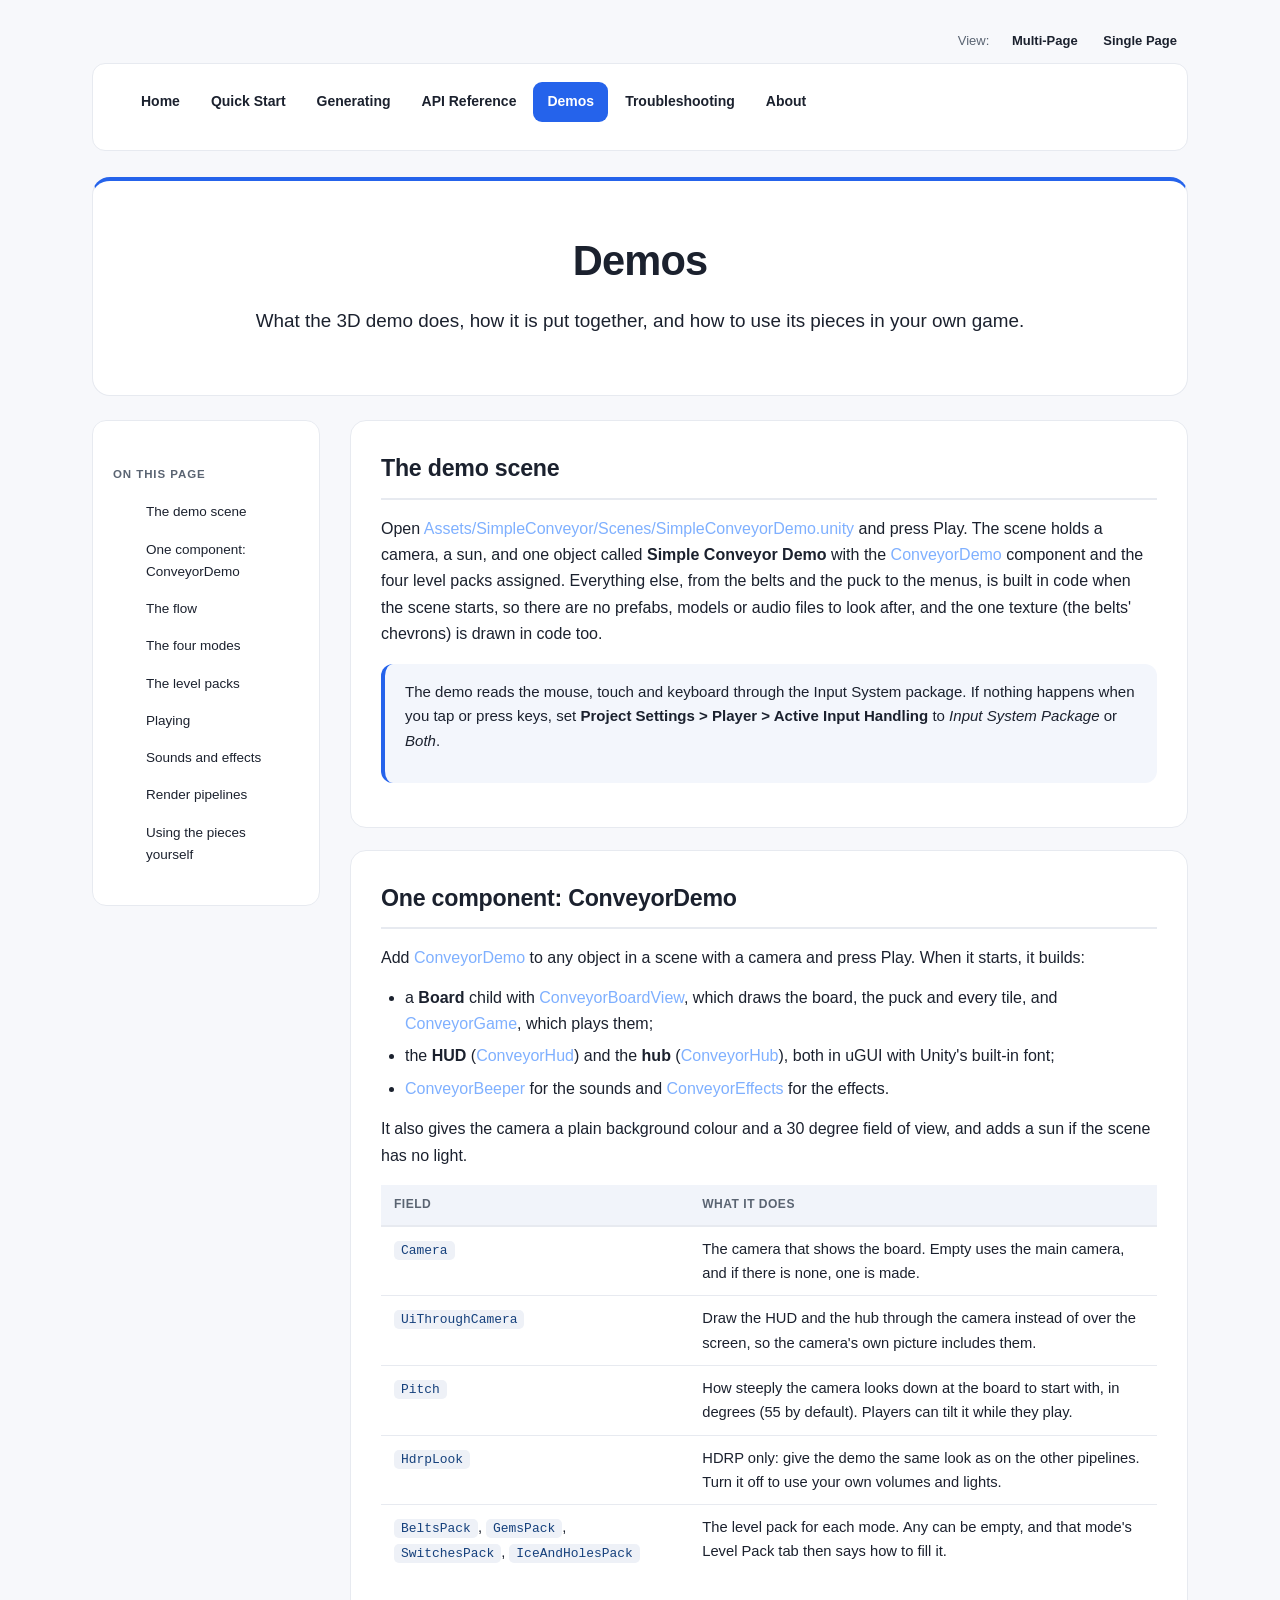
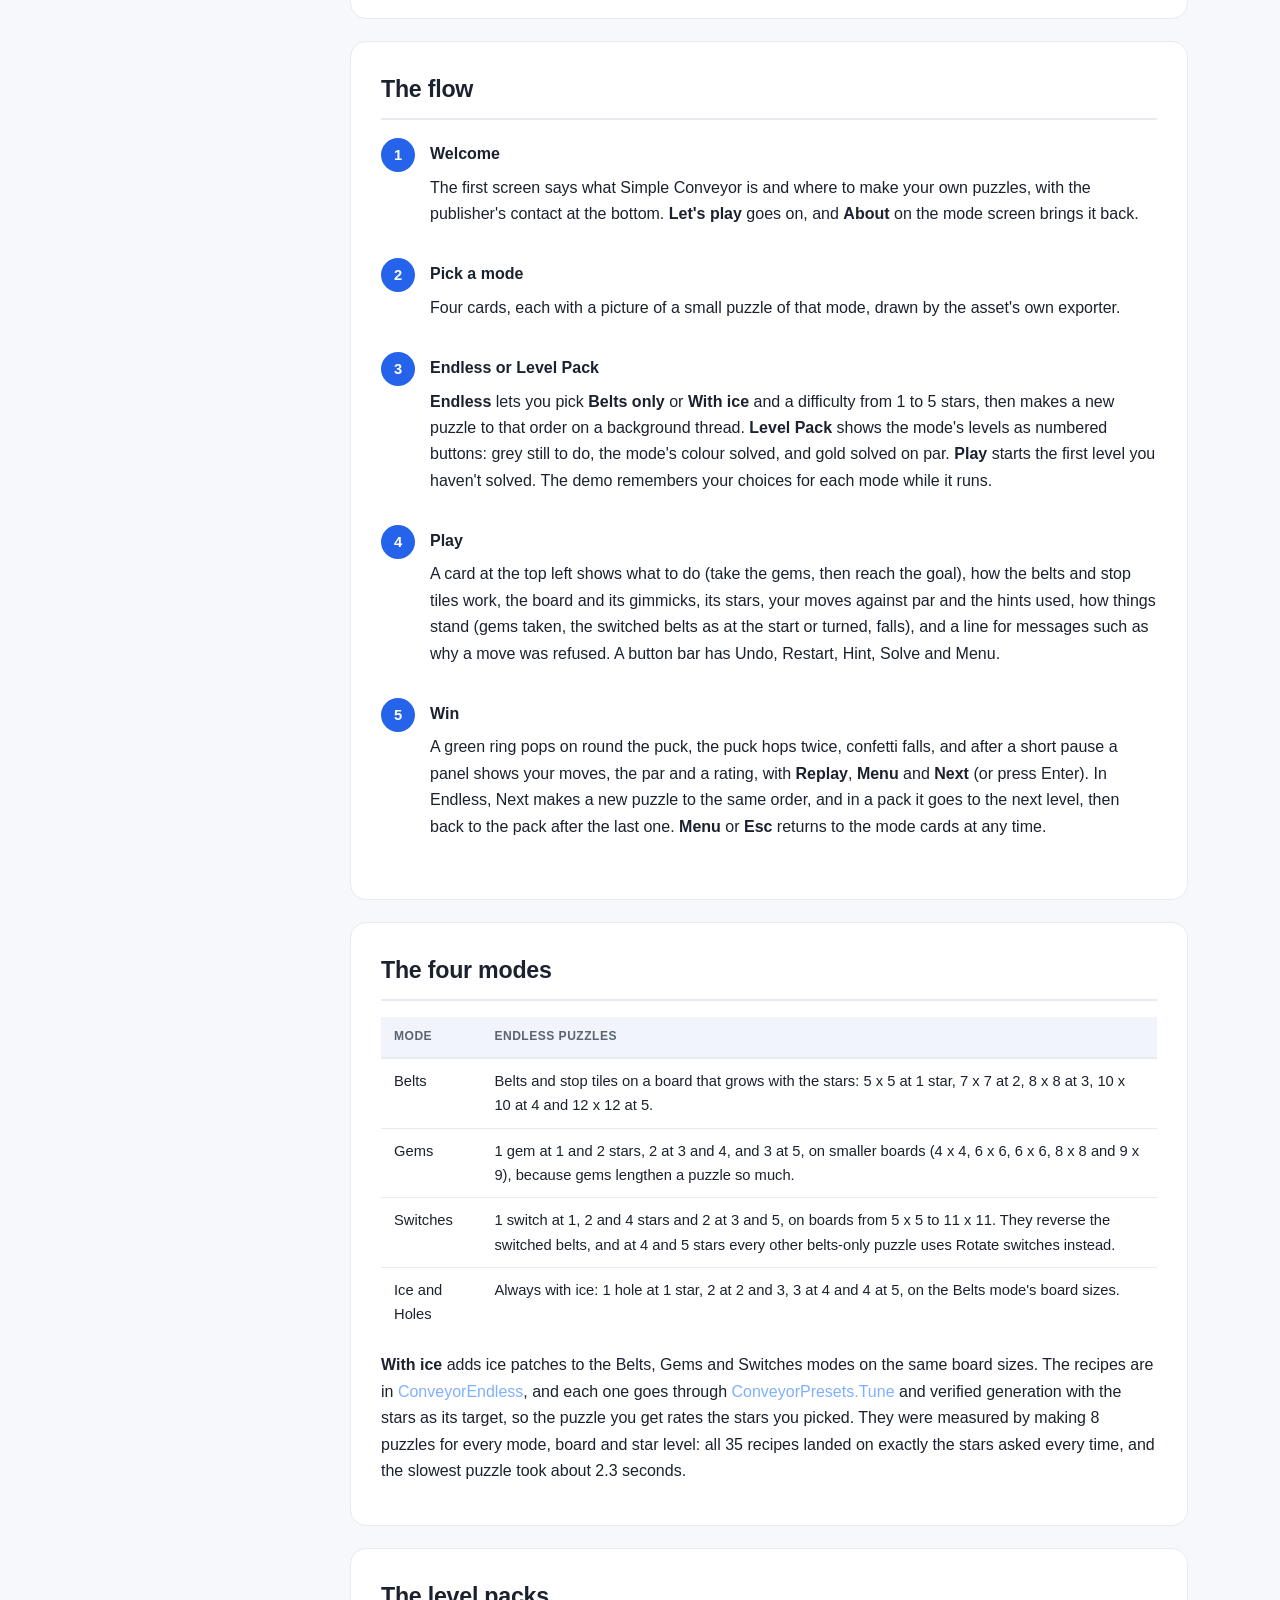
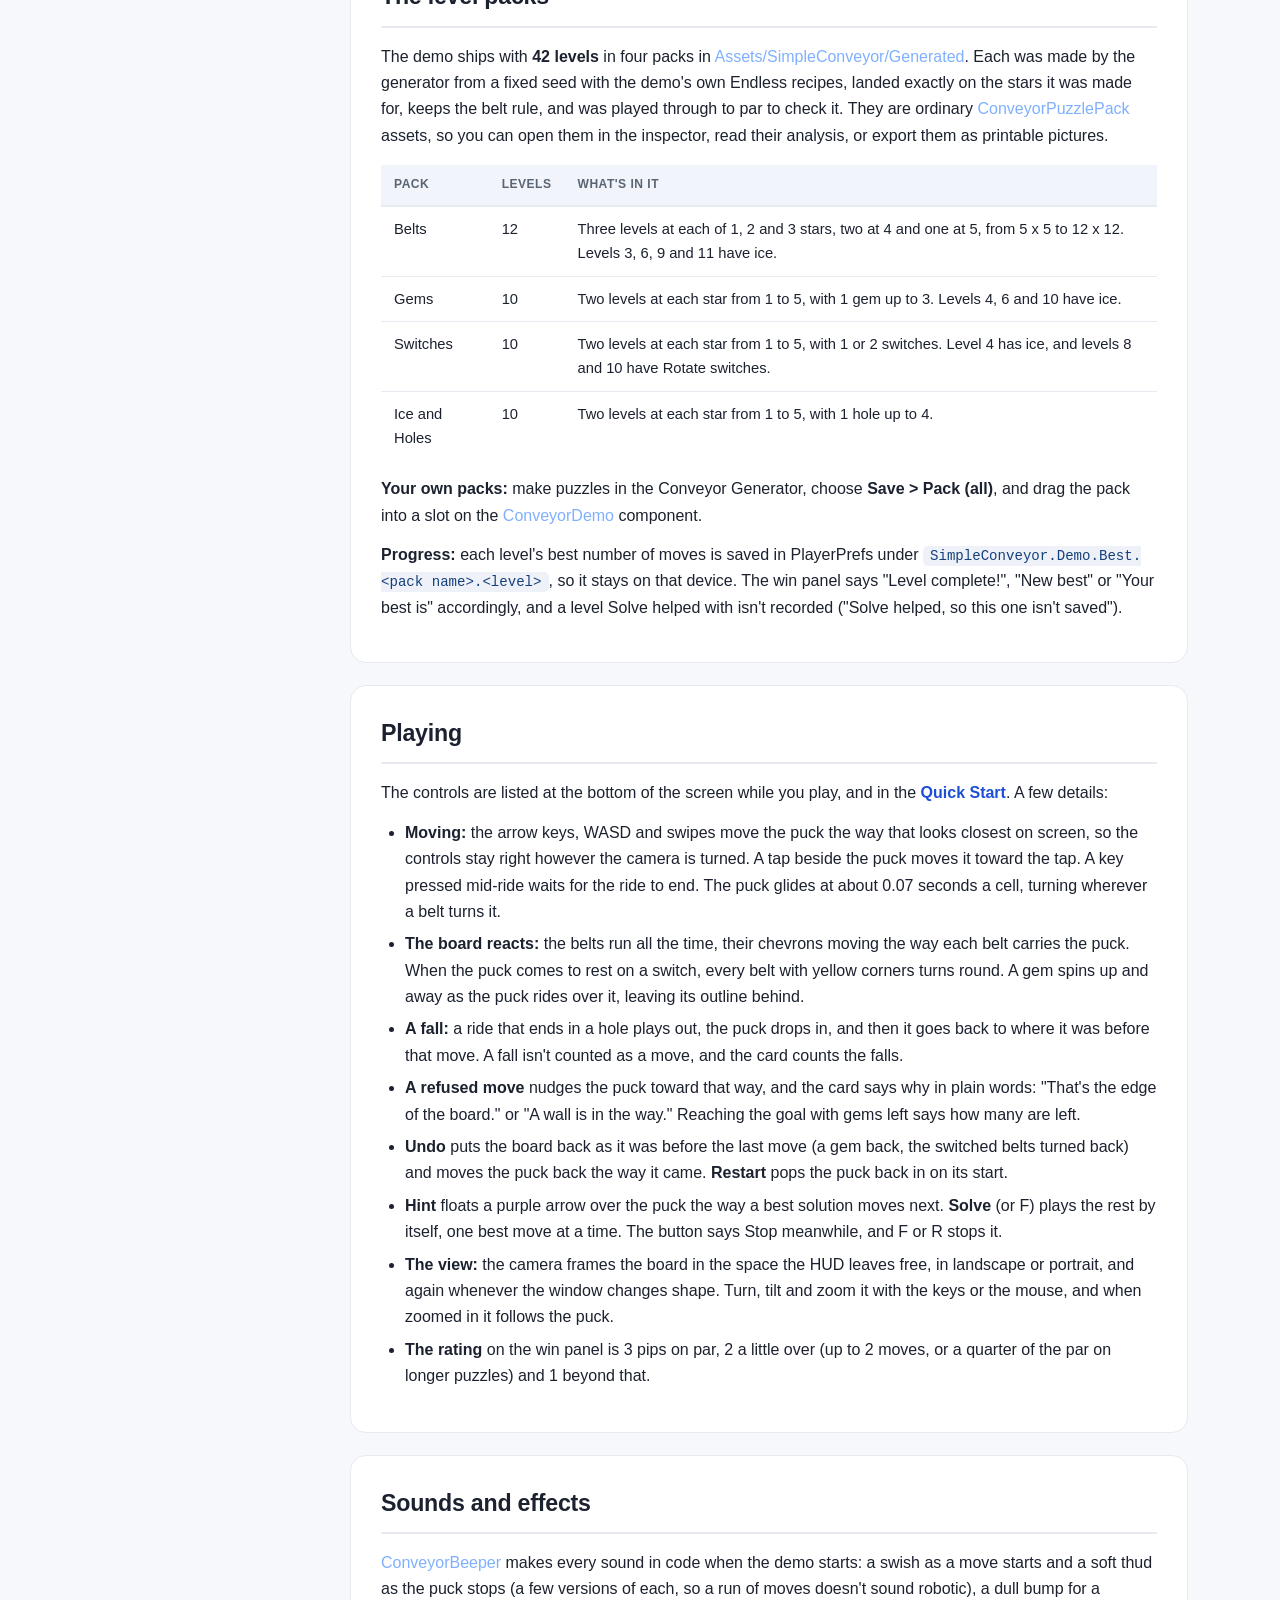
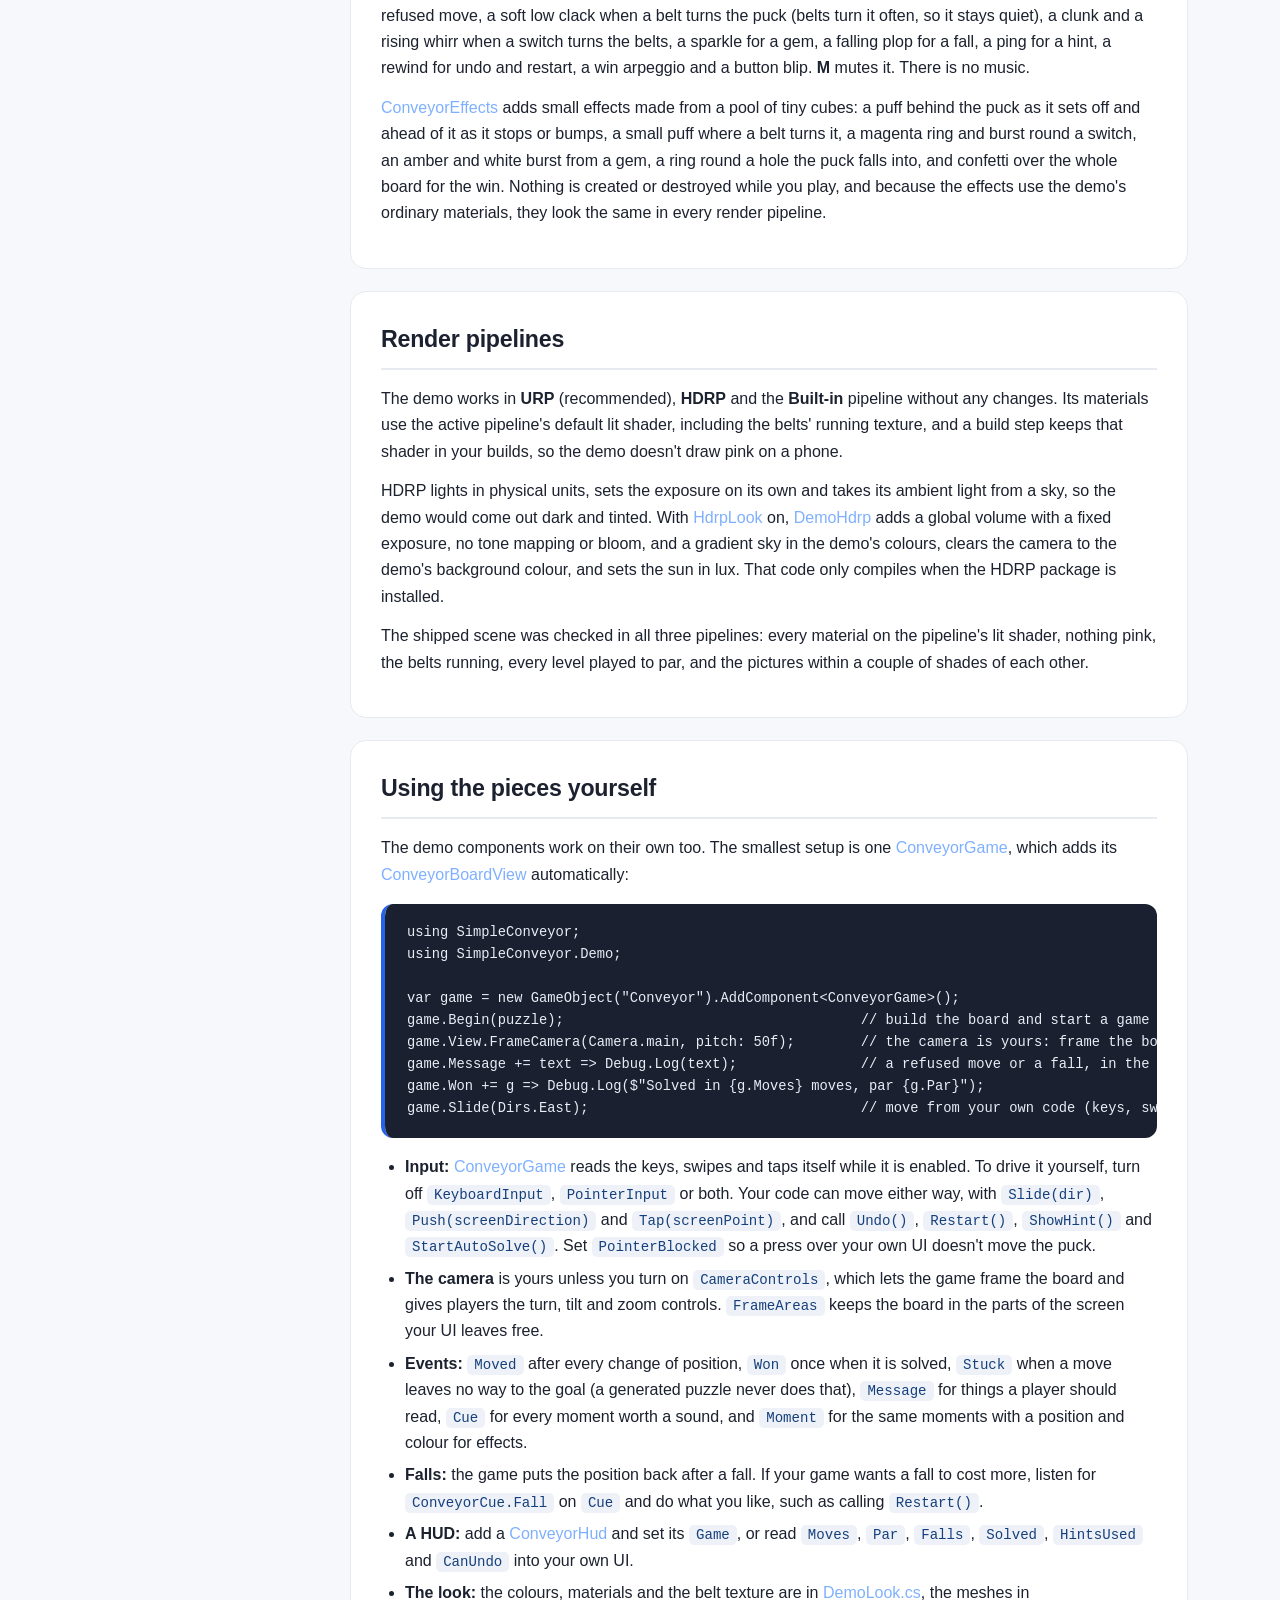
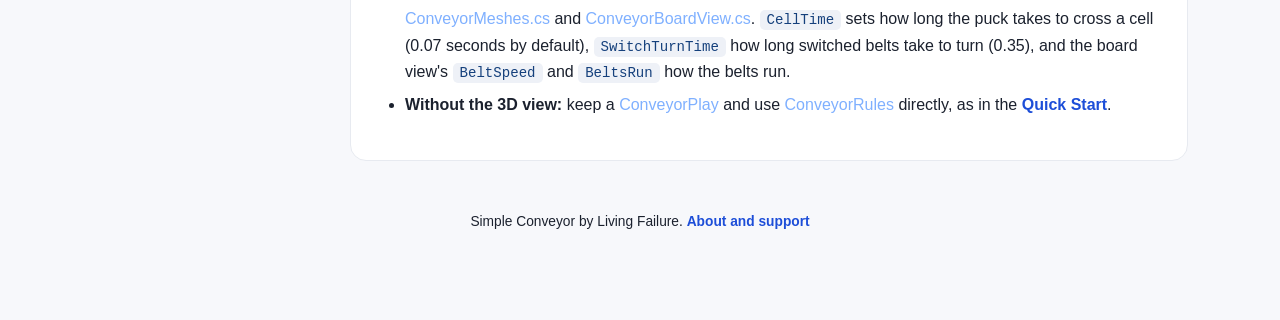
<file: demos.html>
<!DOCTYPE html>
<html lang="en">
<head>
<meta charset="UTF-8">
<meta name="viewport" content="width=device-width, initial-scale=1.0">
<title>Demos - Simple Conveyor</title>
<link rel="stylesheet" href="assets/styles.css">
</head>
<body>
<div class="page-wrap">

  <div class="format-selector" id="top">
    <span class="format-label">View:</span>
    <a href="index.html" class="format-link">Multi-Page</a>
    <a href="single-page.html" class="format-link">Single Page</a>
  </div>

  <nav class="navbar"><ul>
    <li><a href="index.html">Home</a></li>
    <li><a href="quick-start.html">Quick Start</a></li>
    <li><a href="generating.html">Generating</a></li>
    <li><a href="api-reference.html">API Reference</a></li>
    <li><a href="demos.html" class="active">Demos</a></li>
    <li><a href="troubleshooting.html">Troubleshooting</a></li>
    <li><a href="about.html">About</a></li>
  </ul></nav>

  <div class="hero">
    <h1>Demos</h1>
    <p class="tagline">What the 3D demo does, how it is put together, and how to use its pieces in your own game.</p>
  </div>

  <div class="page-layout">
    <aside class="toc">
      <h3>On this page</h3>
      <ul>
        <li><a href="#scene">The demo scene</a></li>
        <li><a href="#component">One component: ConveyorDemo</a></li>
        <li><a href="#flow">The flow</a></li>
        <li><a href="#modes">The four modes</a></li>
        <li><a href="#packs">The level packs</a></li>
        <li><a href="#playing">Playing</a></li>
        <li><a href="#sound">Sounds and effects</a></li>
        <li><a href="#pipelines">Render pipelines</a></li>
        <li><a href="#own">Using the pieces yourself</a></li>
      </ul>
    </aside>
    <main class="content">

      <div class="section">
        <h2 id="scene">The demo scene</h2>
        <p>Open <span class="k">Assets/SimpleConveyor/Scenes/SimpleConveyorDemo.unity</span> and press Play. The scene
          holds a camera, a sun, and one object called <strong>Simple Conveyor Demo</strong> with the
          <span class="k">ConveyorDemo</span> component and the four level packs assigned. Everything else, from the belts
          and the puck to the menus, is built in code when the scene starts, so there are no prefabs, models or audio files
          to look after, and the one texture (the belts' chevrons) is drawn in code too.</p>
        <div class="callout info"><p>The demo reads the mouse, touch and keyboard through the Input System package. If
          nothing happens when you tap or press keys, set <strong>Project Settings &gt; Player &gt; Active Input
          Handling</strong> to <em>Input System Package</em> or <em>Both</em>.</p></div>
      </div>

      <div class="section">
        <h2 id="component">One component: ConveyorDemo</h2>
        <p>Add <span class="k">ConveyorDemo</span> to any object in a scene with a camera and press Play. When it starts,
          it builds:</p>
        <ul>
          <li>a <strong>Board</strong> child with <span class="k">ConveyorBoardView</span>, which draws the board, the puck
            and every tile, and <span class="k">ConveyorGame</span>, which plays them;</li>
          <li>the <strong>HUD</strong> (<span class="k">ConveyorHud</span>) and the <strong>hub</strong>
            (<span class="k">ConveyorHub</span>), both in uGUI with Unity's built-in font;</li>
          <li><span class="k">ConveyorBeeper</span> for the sounds and <span class="k">ConveyorEffects</span> for the
            effects.</li>
        </ul>
        <p>It also gives the camera a plain background colour and a 30 degree field of view, and adds a sun if the scene
          has no light.</p>
        <table>
          <tr><th>Field</th><th>What it does</th></tr>
          <tr><td><code>Camera</code></td><td>The camera that shows the board. Empty uses the main camera, and if there is
            none, one is made.</td></tr>
          <tr><td><code>UiThroughCamera</code></td><td>Draw the HUD and the hub through the camera instead of over the
            screen, so the camera's own picture includes them.</td></tr>
          <tr><td><code>Pitch</code></td><td>How steeply the camera looks down at the board to start with, in degrees (55
            by default). Players can tilt it while they play.</td></tr>
          <tr><td><code>HdrpLook</code></td><td>HDRP only: give the demo the same look as on the other pipelines. Turn it
            off to use your own volumes and lights.</td></tr>
          <tr><td><code>BeltsPack</code>, <code>GemsPack</code>, <code>SwitchesPack</code>,
            <code>IceAndHolesPack</code></td><td>The level pack for each mode. Any can be empty, and that mode's Level Pack
            tab then says how to fill it.</td></tr>
        </table>
      </div>

      <div class="section">
        <h2 id="flow">The flow</h2>
        <div class="step"><div class="step-number">1</div><div class="step-content">
          <h4>Welcome</h4><p>The first screen says what Simple Conveyor is and where to make your own puzzles, with the
          publisher's contact at the bottom. <strong>Let's play</strong> goes on, and <strong>About</strong> on the mode
          screen brings it back.</p></div></div>
        <div class="step"><div class="step-number">2</div><div class="step-content">
          <h4>Pick a mode</h4><p>Four cards, each with a picture of a small puzzle of that mode, drawn by the asset's own
          exporter.</p></div></div>
        <div class="step"><div class="step-number">3</div><div class="step-content">
          <h4>Endless or Level Pack</h4><p><strong>Endless</strong> lets you pick <strong>Belts only</strong> or
          <strong>With ice</strong> and a difficulty from 1 to 5 stars, then makes a new puzzle to that order on a
          background thread. <strong>Level Pack</strong> shows the mode's levels as numbered buttons: grey still to do, the
          mode's colour solved, and gold solved on par. <strong>Play</strong> starts the first level you haven't solved.
          The demo remembers your choices for each mode while it runs.</p></div></div>
        <div class="step"><div class="step-number">4</div><div class="step-content">
          <h4>Play</h4><p>A card at the top left shows what to do (take the gems, then reach the goal), how the belts and
          stop tiles work, the board and its gimmicks, its stars, your moves against par and the hints used, how things
          stand (gems taken, the switched belts as at the start or turned, falls), and a line for messages such as why a
          move was refused. A button bar has Undo, Restart, Hint, Solve and Menu.</p></div></div>
        <div class="step"><div class="step-number">5</div><div class="step-content">
          <h4>Win</h4><p>A green ring pops on round the puck, the puck hops twice, confetti falls, and after a short pause a
          panel shows your moves, the par and a rating, with <strong>Replay</strong>, <strong>Menu</strong> and
          <strong>Next</strong> (or press Enter). In Endless, Next makes a new puzzle to the same order, and in a pack it
          goes to the next level, then back to the pack after the last one. <strong>Menu</strong> or <strong>Esc</strong>
          returns to the mode cards at any time.</p></div></div>
      </div>

      <div class="section">
        <h2 id="modes">The four modes</h2>
        <table>
          <tr><th>Mode</th><th>Endless puzzles</th></tr>
          <tr><td>Belts</td><td>Belts and stop tiles on a board that grows with the stars: 5 x 5 at 1 star, 7 x 7 at 2, 8 x
            8 at 3, 10 x 10 at 4 and 12 x 12 at 5.</td></tr>
          <tr><td>Gems</td><td>1 gem at 1 and 2 stars, 2 at 3 and 4, and 3 at 5, on smaller boards (4 x 4, 6 x 6, 6 x 6, 8
            x 8 and 9 x 9), because gems lengthen a puzzle so much.</td></tr>
          <tr><td>Switches</td><td>1 switch at 1, 2 and 4 stars and 2 at 3 and 5, on boards from 5 x 5 to 11 x 11. They
            reverse the switched belts, and at 4 and 5 stars every other belts-only puzzle uses Rotate switches
            instead.</td></tr>
          <tr><td>Ice and Holes</td><td>Always with ice: 1 hole at 1 star, 2 at 2 and 3, 3 at 4 and 4 at 5, on the Belts
            mode's board sizes.</td></tr>
        </table>
        <p><strong>With ice</strong> adds ice patches to the Belts, Gems and Switches modes on the same board sizes. The
          recipes are in <span class="k">ConveyorEndless</span>, and each one goes through
          <span class="k">ConveyorPresets.Tune</span> and verified generation with the stars as its target, so the puzzle
          you get rates the stars you picked. They were measured by making 8 puzzles for every mode, board and star level:
          all 35 recipes landed on exactly the stars asked every time, and the slowest puzzle took about 2.3 seconds.</p>
      </div>

      <div class="section">
        <h2 id="packs">The level packs</h2>
        <p>The demo ships with <strong>42 levels</strong> in four packs in
          <span class="k">Assets/SimpleConveyor/Generated</span>. Each was made by the generator from a fixed seed with the
          demo's own Endless recipes, landed exactly on the stars it was made for, keeps the belt rule, and was played
          through to par to check it. They are ordinary <span class="k">ConveyorPuzzlePack</span> assets, so you can open
          them in the inspector, read their analysis, or export them as printable pictures.</p>
        <table>
          <tr><th>Pack</th><th>Levels</th><th>What's in it</th></tr>
          <tr><td>Belts</td><td>12</td><td>Three levels at each of 1, 2 and 3 stars, two at 4 and one at 5, from 5 x 5 to 12
            x 12. Levels 3, 6, 9 and 11 have ice.</td></tr>
          <tr><td>Gems</td><td>10</td><td>Two levels at each star from 1 to 5, with 1 gem up to 3. Levels 4, 6 and 10 have
            ice.</td></tr>
          <tr><td>Switches</td><td>10</td><td>Two levels at each star from 1 to 5, with 1 or 2 switches. Level 4 has ice,
            and levels 8 and 10 have Rotate switches.</td></tr>
          <tr><td>Ice and Holes</td><td>10</td><td>Two levels at each star from 1 to 5, with 1 hole up to 4.</td></tr>
        </table>
        <p><strong>Your own packs:</strong> make puzzles in the Conveyor Generator, choose <strong>Save &gt; Pack
          (all)</strong>, and drag the pack into a slot on the <span class="k">ConveyorDemo</span> component.</p>
        <p><strong>Progress:</strong> each level's best number of moves is saved in PlayerPrefs under
          <code>SimpleConveyor.Demo.Best.&lt;pack name&gt;.&lt;level&gt;</code>, so it stays on that device. The win panel says "Level complete!", "New best" or "Your best is"
          accordingly, and a level Solve helped with isn't recorded ("Solve helped, so this one isn't saved").</p>
      </div>

      <div class="section">
        <h2 id="playing">Playing</h2>
        <p>The controls are listed at the bottom of the screen while you play, and in the
          <a href="quick-start.html#play">Quick Start</a>. A few details:</p>
        <ul>
          <li><strong>Moving:</strong> the arrow keys, WASD and swipes move the puck the way that looks closest on screen,
            so the controls stay right however the camera is turned. A tap beside the puck moves it toward the tap. A key
            pressed mid-ride waits for the ride to end. The puck glides at about 0.07 seconds a cell, turning wherever a
            belt turns it.</li>
          <li><strong>The board reacts:</strong> the belts run all the time, their chevrons moving the way each belt
            carries the puck. When the puck comes to rest on a switch, every belt with yellow corners turns round. A gem
            spins up and away as the puck rides over it, leaving its outline behind.</li>
          <li><strong>A fall:</strong> a ride that ends in a hole plays out, the puck drops in, and then it goes back to
            where it was before that move. A fall isn't counted as a move, and the card counts the falls.</li>
          <li><strong>A refused move</strong> nudges the puck toward that way, and the card says why in plain words:
            "That's the edge of the board." or "A wall is in the way." Reaching the goal with gems left says how many are
            left.</li>
          <li><strong>Undo</strong> puts the board back as it was before the last move (a gem back, the switched belts
            turned back) and moves the puck back the way it came. <strong>Restart</strong> pops the puck back in on its
            start.</li>
          <li><strong>Hint</strong> floats a purple arrow over the puck the way a best solution moves next.
            <strong>Solve</strong> (or F) plays the rest by itself, one best move at a time. The button says Stop
            meanwhile, and F or R stops it.</li>
          <li><strong>The view:</strong> the camera frames the board in the space the HUD leaves free, in landscape or
            portrait, and again whenever the window changes shape. Turn, tilt and zoom it with the keys or the mouse, and
            when zoomed in it follows the puck.</li>
          <li><strong>The rating</strong> on the win panel is 3 pips on par, 2 a little over (up to 2 moves, or a quarter
            of the par on longer puzzles) and 1 beyond that.</li>
        </ul>
      </div>

      <div class="section">
        <h2 id="sound">Sounds and effects</h2>
        <p><span class="k">ConveyorBeeper</span> makes every sound in code when the demo starts: a swish as a move starts
          and a soft thud as the puck stops (a few versions of each, so a run of moves doesn't sound robotic), a dull bump
          for a refused move, a soft low clack when a belt turns the puck (belts turn it often, so it stays quiet), a clunk
          and a rising whirr when a switch turns the belts, a sparkle for a gem, a falling plop for a fall, a ping for a
          hint, a rewind for undo and restart, a win arpeggio and a button blip. <strong>M</strong> mutes it. There is no
          music.</p>
        <p><span class="k">ConveyorEffects</span> adds small effects made from a pool of tiny cubes: a puff behind the puck
          as it sets off and ahead of it as it stops or bumps, a small puff where a belt turns it, a magenta ring and burst
          round a switch, an amber and white burst from a gem, a ring round a hole the puck falls into, and confetti over
          the whole board for the win. Nothing is created or destroyed while you play, and because the effects use the
          demo's ordinary materials, they look the same in every render pipeline.</p>
      </div>

      <div class="section">
        <h2 id="pipelines">Render pipelines</h2>
        <p>The demo works in <strong>URP</strong> (recommended), <strong>HDRP</strong> and the <strong>Built-in</strong>
          pipeline without any changes. Its materials use the active pipeline's default lit shader, including the belts'
          running texture, and a build step keeps that shader in your builds, so the demo doesn't draw pink on a
          phone.</p>
        <p>HDRP lights in physical units, sets the exposure on its own and takes its ambient light from a sky, so the demo
          would come out dark and tinted. With <span class="k">HdrpLook</span> on, <span class="k">DemoHdrp</span> adds a
          global volume with a fixed exposure, no tone mapping or bloom, and a gradient sky in the demo's colours, clears
          the camera to the demo's background colour, and sets the sun in lux. That code only compiles when the HDRP
          package is installed.</p>
        <p>The shipped scene was checked in all three pipelines: every material on the pipeline's lit shader, nothing pink,
          the belts running, every level played to par, and the pictures within a couple of shades of each other.</p>
      </div>

      <div class="section">
        <h2 id="own">Using the pieces yourself</h2>
        <p>The demo components work on their own too. The smallest setup is one <span class="k">ConveyorGame</span>, which
          adds its <span class="k">ConveyorBoardView</span> automatically:</p>
<pre><code>using SimpleConveyor;
using SimpleConveyor.Demo;

var game = new GameObject("Conveyor").AddComponent&lt;ConveyorGame&gt;();
game.Begin(puzzle);                                    // build the board and start a game
game.View.FrameCamera(Camera.main, pitch: 50f);        // the camera is yours: frame the board once
game.Message += text =&gt; Debug.Log(text);               // a refused move or a fall, in the player's words
game.Won += g =&gt; Debug.Log($"Solved in {g.Moves} moves, par {g.Par}");
game.Slide(Dirs.East);                                 // move from your own code (keys, swipes and taps work too)</code></pre>
        <ul>
          <li><strong>Input:</strong> <span class="k">ConveyorGame</span> reads the keys, swipes and taps itself while it
            is enabled. To drive it yourself, turn off <code>KeyboardInput</code>, <code>PointerInput</code> or both. Your
            code can move either way, with <code>Slide(dir)</code>, <code>Push(screenDirection)</code> and
            <code>Tap(screenPoint)</code>, and call <code>Undo()</code>, <code>Restart()</code>, <code>ShowHint()</code>
            and <code>StartAutoSolve()</code>. Set <code>PointerBlocked</code> so a press over your own UI doesn't move the
            puck.</li>
          <li><strong>The camera</strong> is yours unless you turn on <code>CameraControls</code>, which lets the game frame
            the board and gives players the turn, tilt and zoom controls. <code>FrameAreas</code> keeps the board in the
            parts of the screen your UI leaves free.</li>
          <li><strong>Events:</strong> <code>Moved</code> after every change of position, <code>Won</code> once when it is
            solved, <code>Stuck</code> when a move leaves no way to the goal (a generated puzzle never does that),
            <code>Message</code> for things a player should read, <code>Cue</code> for every moment worth a sound, and
            <code>Moment</code> for the same moments with a position and colour for effects.</li>
          <li><strong>Falls:</strong> the game puts the position back after a fall. If your game wants a fall to cost more,
            listen for <code>ConveyorCue.Fall</code> on <code>Cue</code> and do what you like, such as calling
            <code>Restart()</code>.</li>
          <li><strong>A HUD:</strong> add a <span class="k">ConveyorHud</span> and set its <code>Game</code>, or read
            <code>Moves</code>, <code>Par</code>, <code>Falls</code>, <code>Solved</code>, <code>HintsUsed</code> and
            <code>CanUndo</code> into your own UI.</li>
          <li><strong>The look:</strong> the colours, materials and the belt texture are in <span class="k">DemoLook.cs</span>,
            the meshes in <span class="k">ConveyorMeshes.cs</span> and <span class="k">ConveyorBoardView.cs</span>.
            <code>CellTime</code> sets how long the puck takes to cross a cell (0.07 seconds by default),
            <code>SwitchTurnTime</code> how long switched belts take to turn (0.35), and the board view's
            <code>BeltSpeed</code> and <code>BeltsRun</code> how the belts run.</li>
          <li><strong>Without the 3D view:</strong> keep a <span class="k">ConveyorPlay</span> and use
            <span class="k">ConveyorRules</span> directly, as in the <a href="quick-start.html#own">Quick Start</a>.</li>
        </ul>
      </div>

    </main>
  </div>

  <div class="footer">
    <p>Simple Conveyor by Living Failure. <a href="about.html">About and support</a></p>
  </div>

</div>
</body>
</html>
</file>
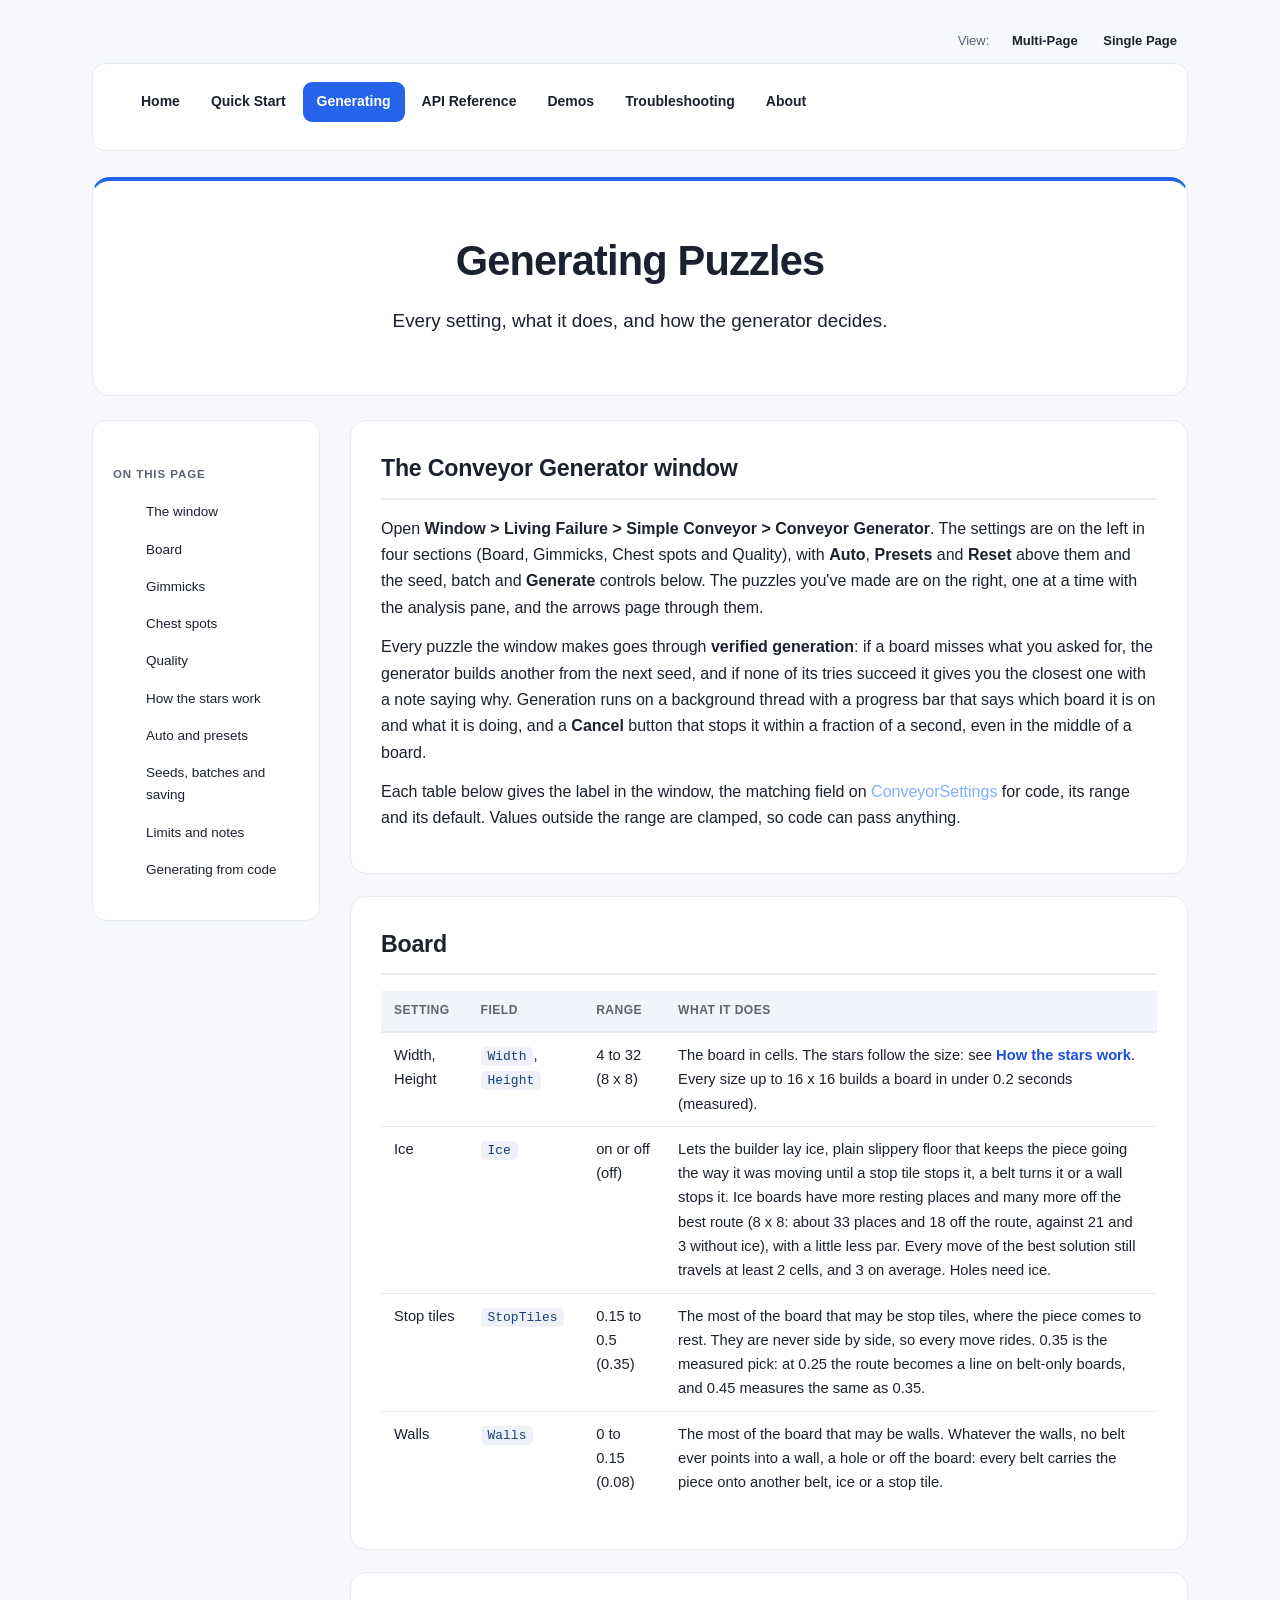
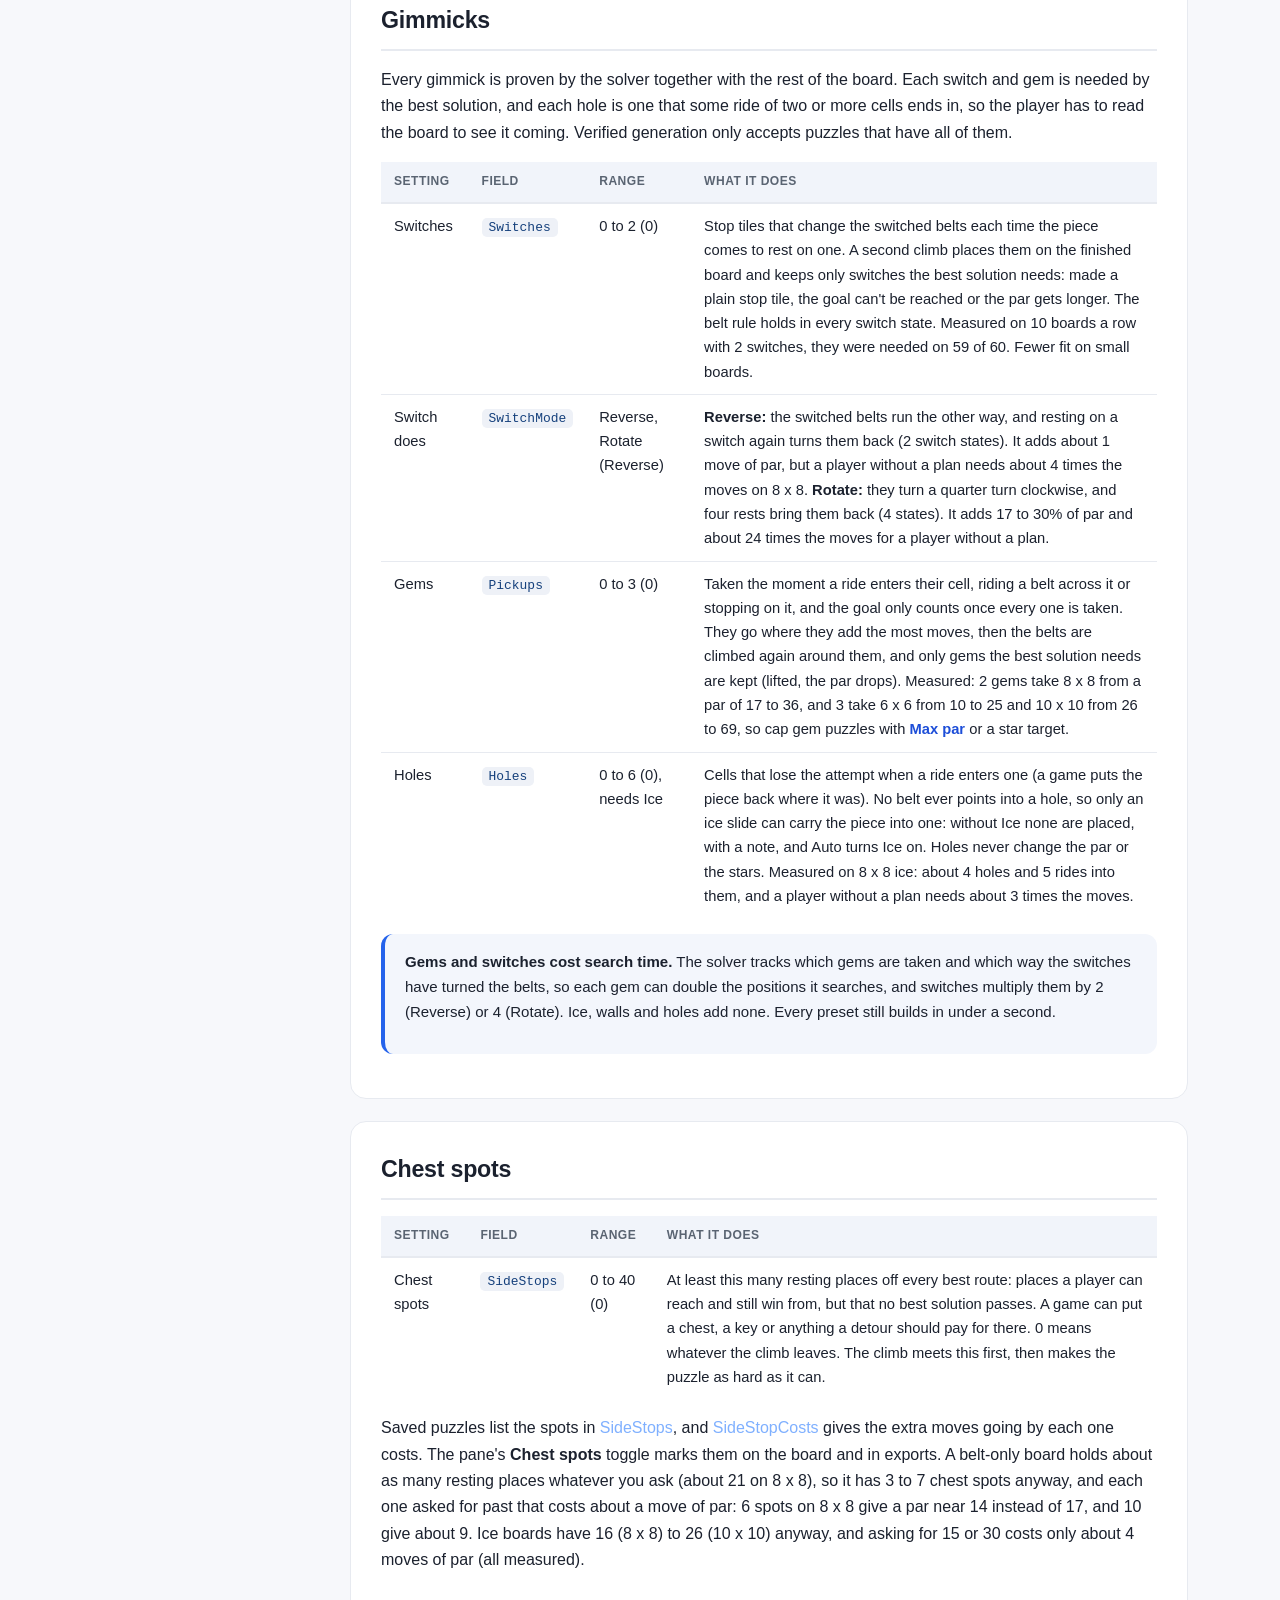
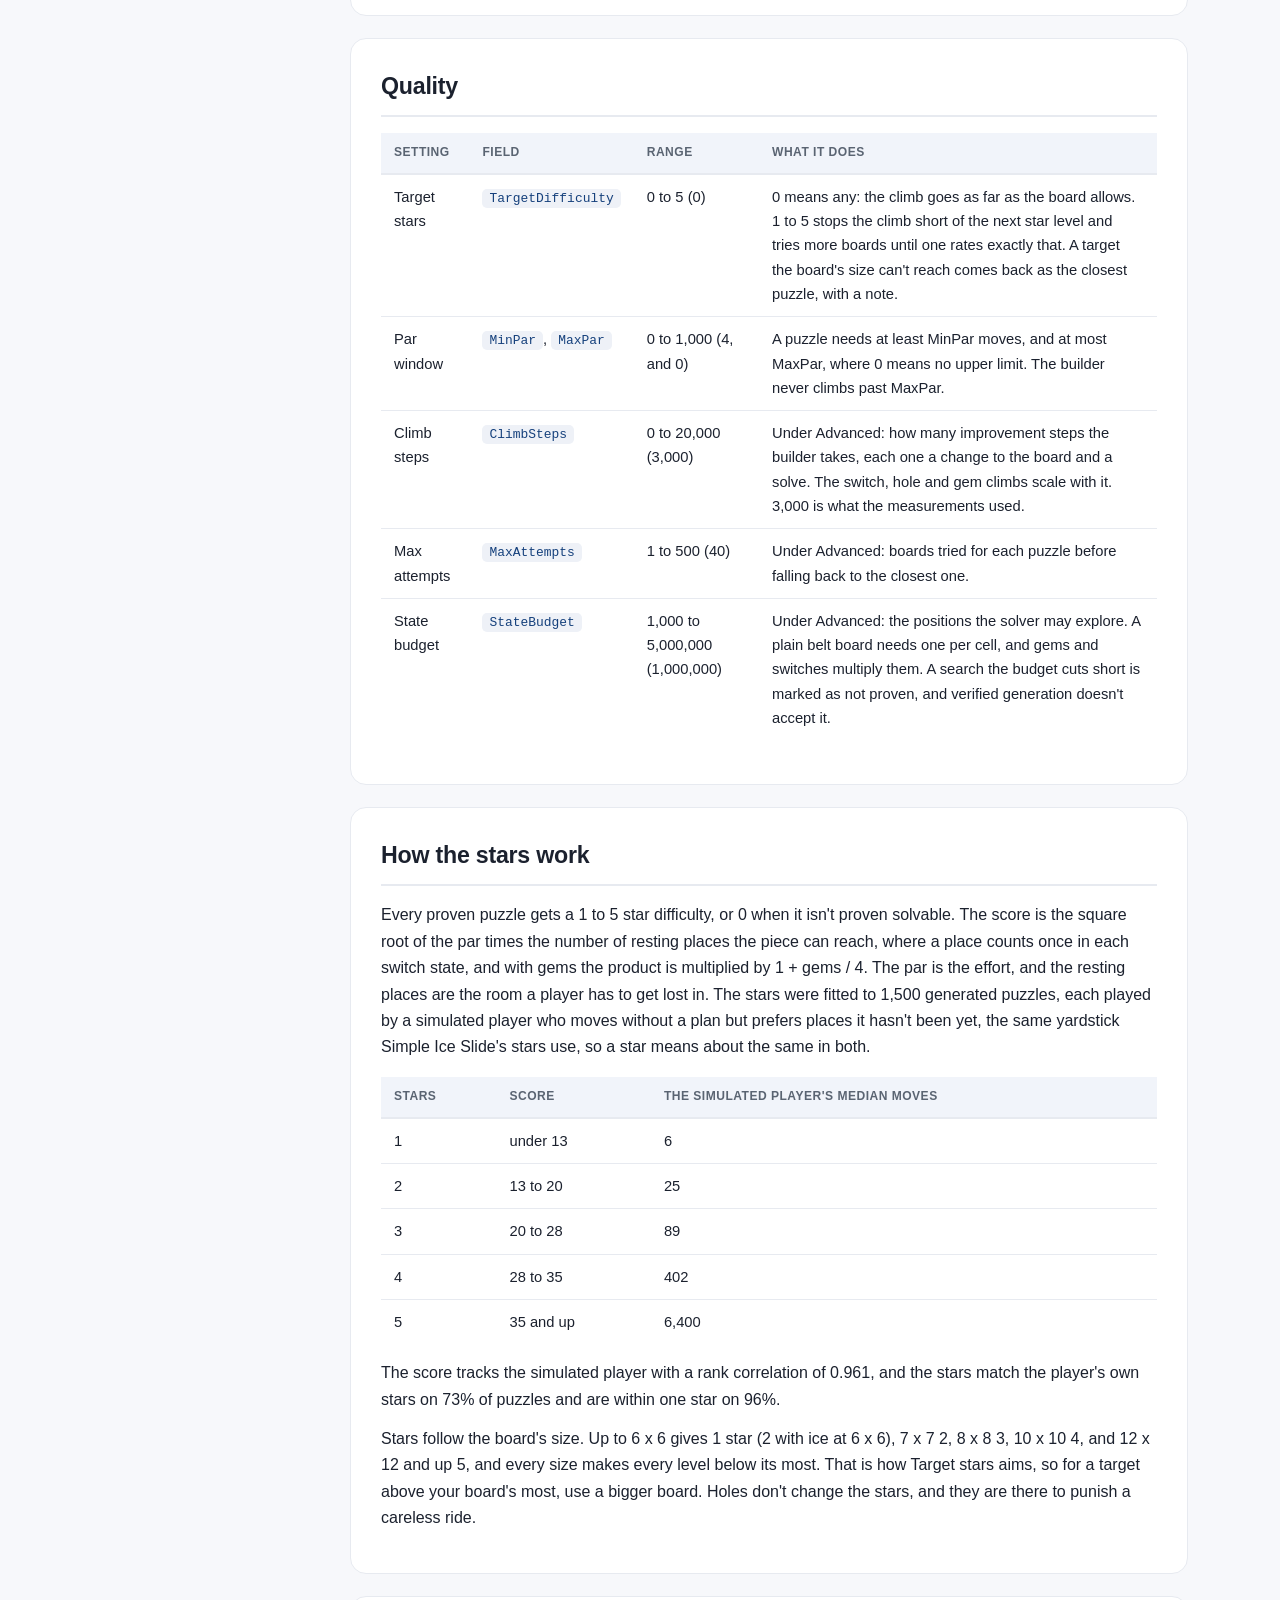
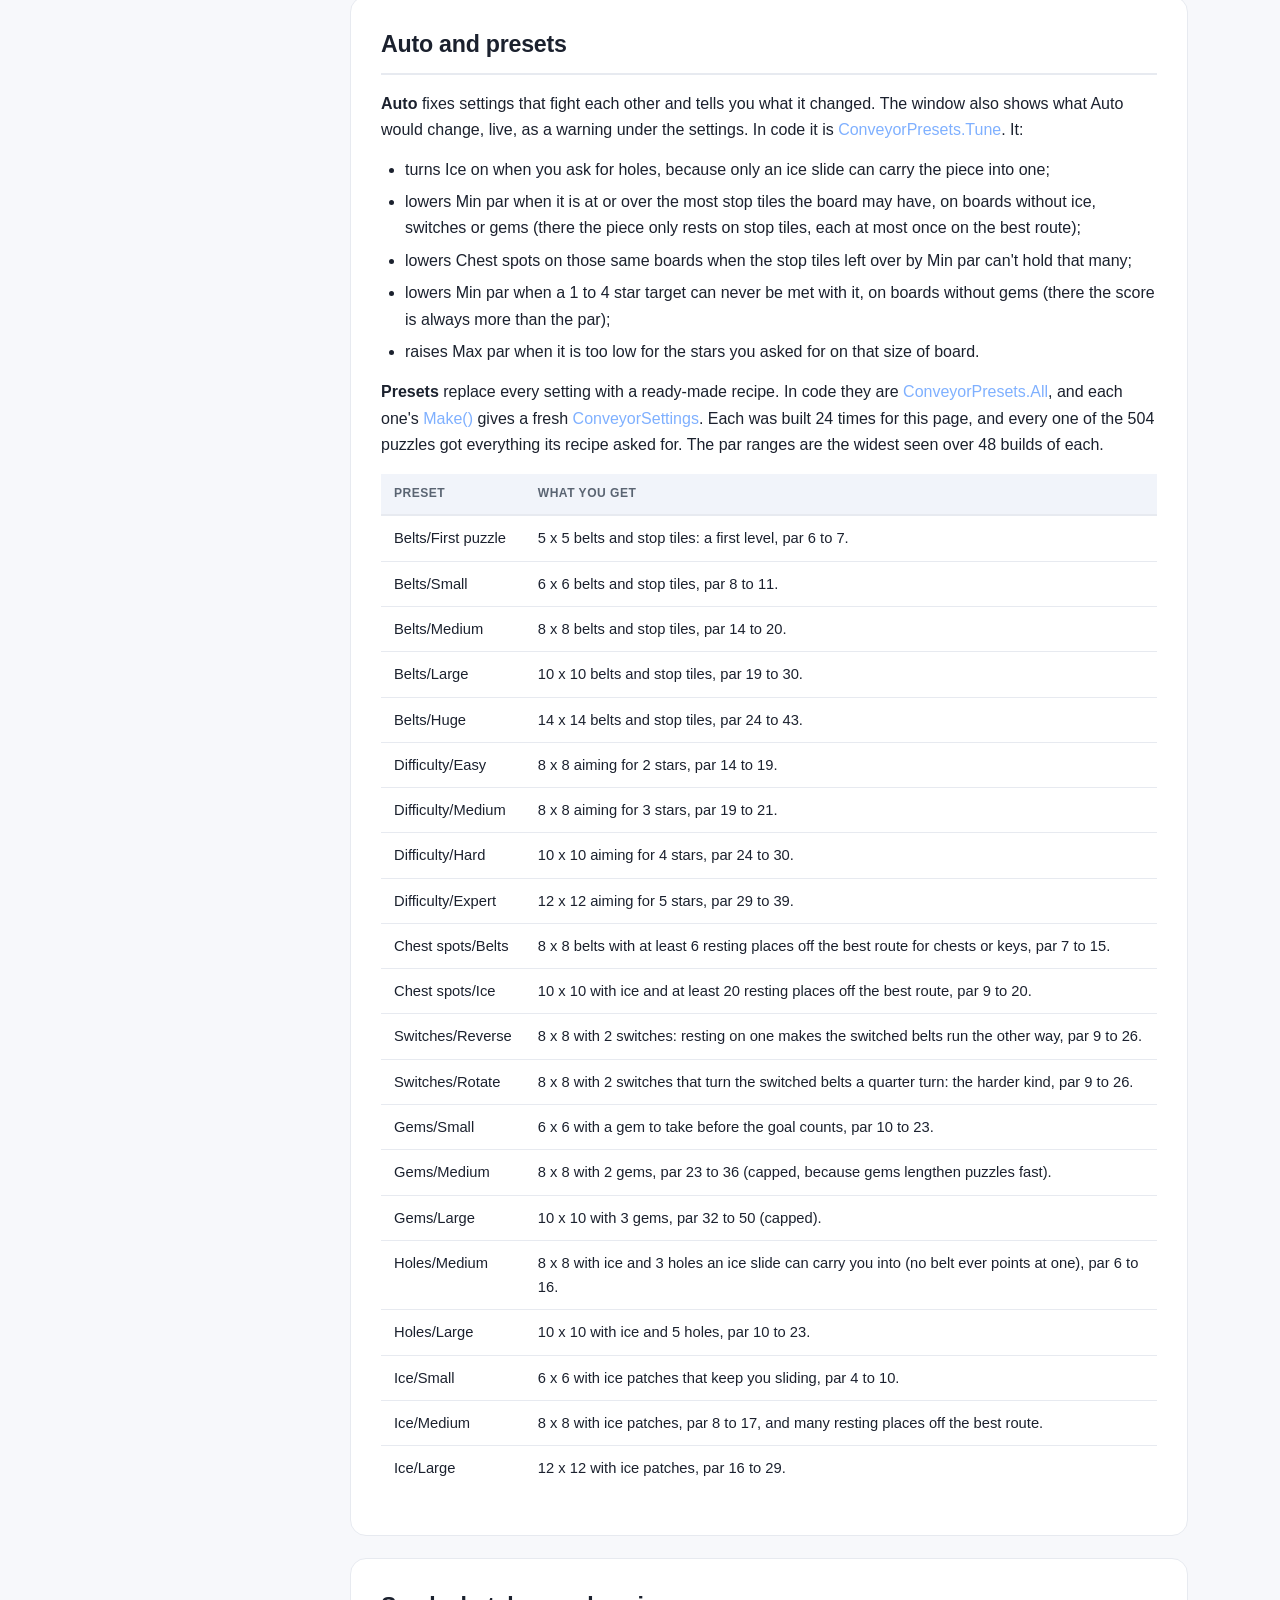
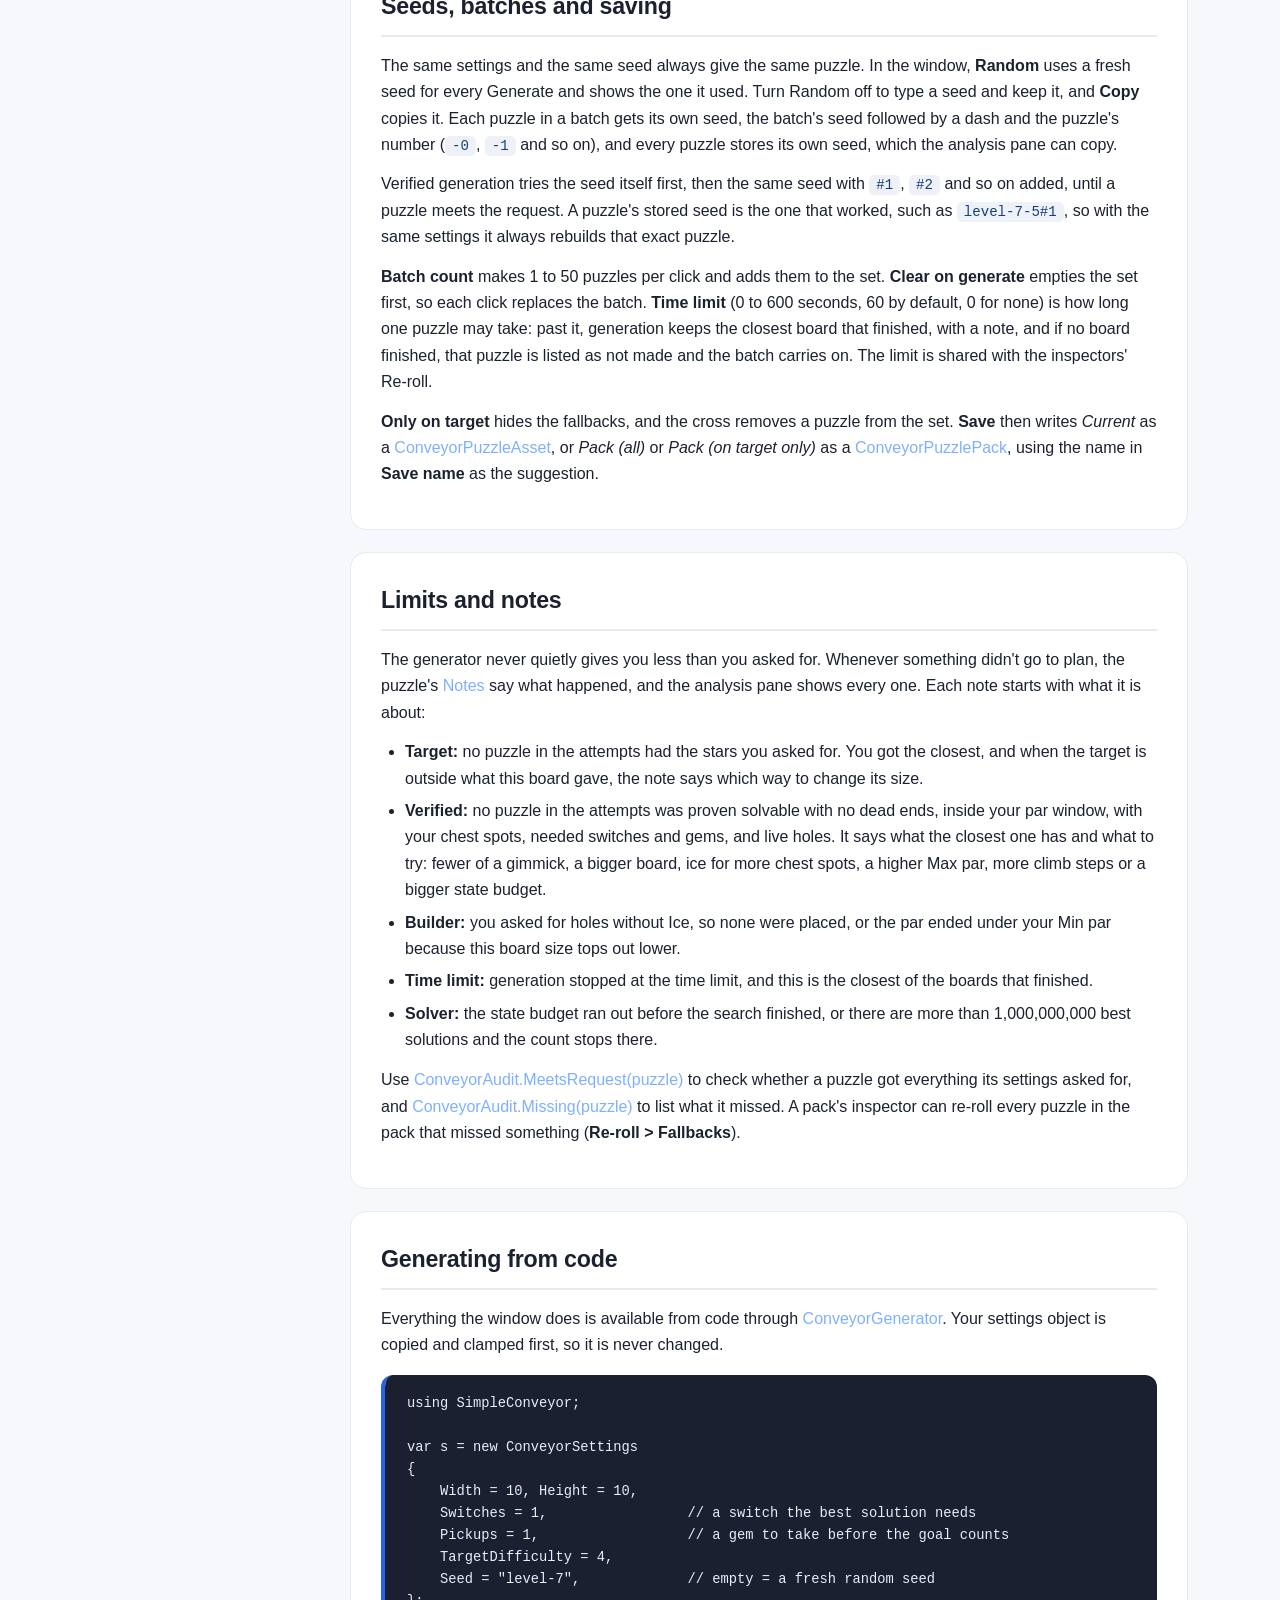
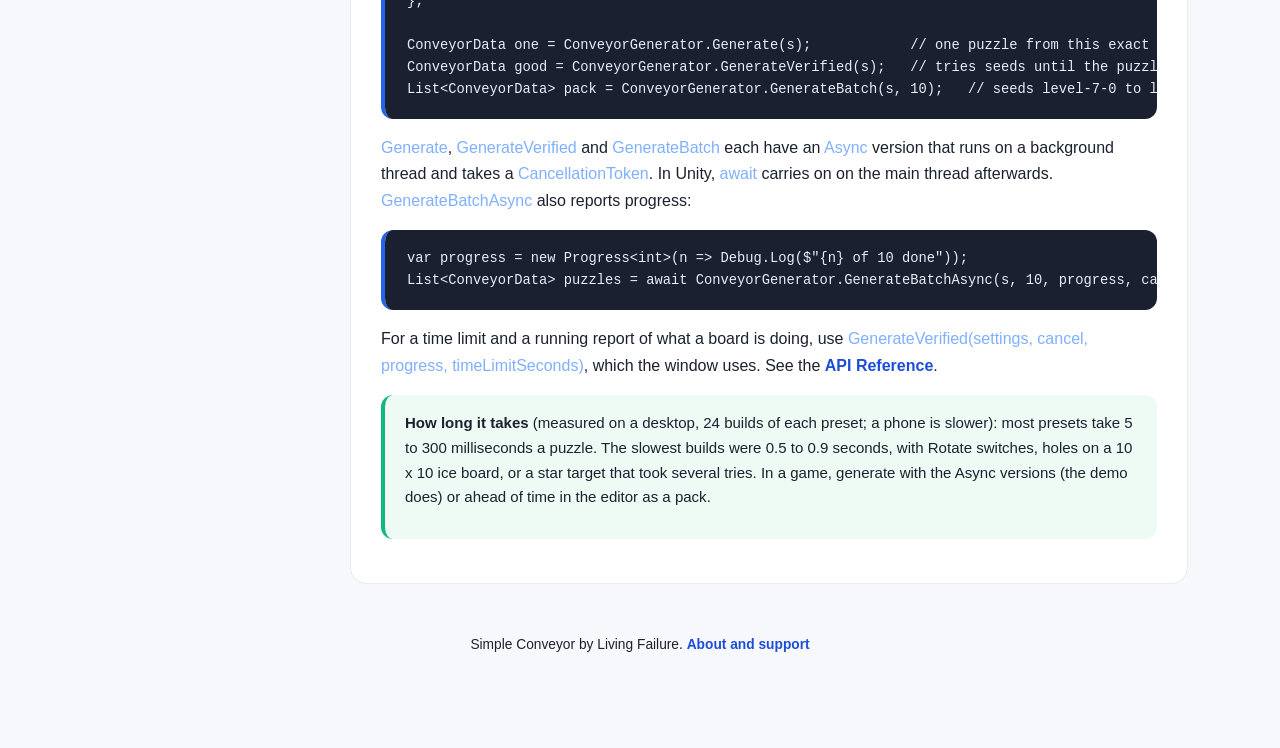
<file: generating.html>
<!DOCTYPE html>
<html lang="en">
<head>
<meta charset="UTF-8">
<meta name="viewport" content="width=device-width, initial-scale=1.0">
<title>Generating Puzzles - Simple Conveyor</title>
<link rel="stylesheet" href="assets/styles.css">
</head>
<body>
<div class="page-wrap">

  <div class="format-selector" id="top">
    <span class="format-label">View:</span>
    <a href="index.html" class="format-link">Multi-Page</a>
    <a href="single-page.html" class="format-link">Single Page</a>
  </div>

  <nav class="navbar"><ul>
    <li><a href="index.html">Home</a></li>
    <li><a href="quick-start.html">Quick Start</a></li>
    <li><a href="generating.html" class="active">Generating</a></li>
    <li><a href="api-reference.html">API Reference</a></li>
    <li><a href="demos.html">Demos</a></li>
    <li><a href="troubleshooting.html">Troubleshooting</a></li>
    <li><a href="about.html">About</a></li>
  </ul></nav>

  <div class="hero">
    <h1>Generating Puzzles</h1>
    <p class="tagline">Every setting, what it does, and how the generator decides.</p>
  </div>

  <div class="page-layout">
    <aside class="toc">
      <h3>On this page</h3>
      <ul>
        <li><a href="#window">The window</a></li>
        <li><a href="#board">Board</a></li>
        <li><a href="#gimmicks">Gimmicks</a></li>
        <li><a href="#chests">Chest spots</a></li>
        <li><a href="#quality">Quality</a></li>
        <li><a href="#stars">How the stars work</a></li>
        <li><a href="#auto">Auto and presets</a></li>
        <li><a href="#seeds">Seeds, batches and saving</a></li>
        <li><a href="#honesty">Limits and notes</a></li>
        <li><a href="#code">Generating from code</a></li>
      </ul>
    </aside>
    <main class="content">

      <div class="section">
        <h2 id="window">The Conveyor Generator window</h2>
        <p>Open <strong>Window &gt; Living Failure &gt; Simple Conveyor &gt; Conveyor Generator</strong>. The settings are
          on the left in four sections (Board, Gimmicks, Chest spots and Quality), with <strong>Auto</strong>,
          <strong>Presets</strong> and <strong>Reset</strong> above them and the seed, batch and <strong>Generate</strong>
          controls below. The puzzles you've made are on the right, one at a time with the analysis pane, and the arrows
          page through them.</p>
        <p>Every puzzle the window makes goes through <strong>verified generation</strong>: if a board misses what you
          asked for, the generator builds another from the next seed, and if none of its tries succeed it gives you the
          closest one with a note saying why. Generation runs on a background thread with a progress bar that says which
          board it is on and what it is doing, and a <strong>Cancel</strong> button that stops it within a fraction of a
          second, even in the middle of a board.</p>
        <p>Each table below gives the label in the window, the matching field on <span class="k">ConveyorSettings</span>
          for code, its range and its default. Values outside the range are clamped, so code can pass anything.</p>
      </div>

      <div class="section">
        <h2 id="board">Board</h2>
        <table>
          <tr><th>Setting</th><th>Field</th><th>Range</th><th>What it does</th></tr>
          <tr><td>Width, Height</td><td><code>Width</code>, <code>Height</code></td><td>4 to 32 (8 x 8)</td><td>The board in
            cells. The stars follow the size: see <a href="#stars">How the stars work</a>. Every size up to 16 x 16 builds a
            board in under 0.2 seconds (measured).</td></tr>
          <tr><td>Ice</td><td><code>Ice</code></td><td>on or off (off)</td><td>Lets the builder lay ice, plain slippery
            floor that keeps the piece going the way it was moving until a stop tile stops it, a belt turns it or a wall
            stops it. Ice boards have more resting places and many more off the best route (8 x 8: about 33 places and 18
            off the route, against 21 and 3 without ice), with a little less par. Every move of the best solution still
            travels at least 2 cells, and 3 on average. Holes need ice.</td></tr>
          <tr><td>Stop tiles</td><td><code>StopTiles</code></td><td>0.15 to 0.5 (0.35)</td><td>The most of the board that
            may be stop tiles, where the piece comes to rest. They are never side by side, so every move rides. 0.35 is the
            measured pick: at 0.25 the route becomes a line on belt-only boards, and 0.45 measures the same as 0.35.</td></tr>
          <tr><td>Walls</td><td><code>Walls</code></td><td>0 to 0.15 (0.08)</td><td>The most of the board that may be walls.
            Whatever the walls, no belt ever points into a wall, a hole or off the board: every belt carries the piece onto
            another belt, ice or a stop tile.</td></tr>
        </table>
      </div>

      <div class="section">
        <h2 id="gimmicks">Gimmicks</h2>
        <p>Every gimmick is proven by the solver together with the rest of the board. Each switch and gem is needed by the
          best solution, and each hole is one that some ride of two or more cells ends in, so the player has to read the
          board to see it coming. Verified generation only accepts puzzles that have all of them.</p>
        <table>
          <tr><th>Setting</th><th>Field</th><th>Range</th><th>What it does</th></tr>
          <tr><td>Switches</td><td><code>Switches</code></td><td>0 to 2 (0)</td><td>Stop tiles that change the switched
            belts each time the piece comes to rest on one. A second climb places them on the finished board and keeps only
            switches the best solution needs: made a plain stop tile, the goal can't be reached or the par gets longer. The
            belt rule holds in every switch state. Measured on 10 boards a row with 2 switches, they were needed on 59 of
            60. Fewer fit on small boards.</td></tr>
          <tr><td>Switch does</td><td><code>SwitchMode</code></td><td>Reverse, Rotate (Reverse)</td><td><strong>Reverse:</strong>
            the switched belts run the other way, and resting on a switch again turns them back (2 switch states). It adds
            about 1 move of par, but a player without a plan needs about 4 times the moves on 8 x 8.
            <strong>Rotate:</strong> they turn a quarter turn clockwise, and four rests bring them back (4 states). It adds
            17 to 30% of par and about 24 times the moves for a player without a plan.</td></tr>
          <tr><td>Gems</td><td><code>Pickups</code></td><td>0 to 3 (0)</td><td>Taken the moment a ride enters their cell,
            riding a belt across it or stopping on it, and the goal only counts once every one is taken. They go where they
            add the most moves, then the belts are climbed again around them, and only gems the best solution needs are kept
            (lifted, the par drops). Measured: 2 gems take 8 x 8 from a par of 17 to 36, and 3 take 6 x 6 from 10 to 25 and
            10 x 10 from 26 to 69, so cap gem puzzles with <a href="#quality">Max par</a> or a star target.</td></tr>
          <tr><td>Holes</td><td><code>Holes</code></td><td>0 to 6 (0), needs Ice</td><td>Cells that lose the attempt when a
            ride enters one (a game puts the piece back where it was). No belt ever points into a hole, so only an ice slide
            can carry the piece into one: without Ice none are placed, with a note, and Auto turns Ice on. Holes never change
            the par or the stars. Measured on 8 x 8 ice: about 4 holes and 5 rides into them, and a player without a plan
            needs about 3 times the moves.</td></tr>
        </table>
        <div class="callout info"><p><strong>Gems and switches cost search time.</strong> The solver tracks which gems are
          taken and which way the switches have turned the belts, so each gem can double the positions it searches, and
          switches multiply them by 2 (Reverse) or 4 (Rotate). Ice, walls and holes add none. Every preset still builds in
          under a second.</p></div>
      </div>

      <div class="section">
        <h2 id="chests">Chest spots</h2>
        <table>
          <tr><th>Setting</th><th>Field</th><th>Range</th><th>What it does</th></tr>
          <tr><td>Chest spots</td><td><code>SideStops</code></td><td>0 to 40 (0)</td><td>At least this many resting places
            off every best route: places a player can reach and still win from, but that no best solution passes. A game can
            put a chest, a key or anything a detour should pay for there. 0 means whatever the climb leaves. The climb meets
            this first, then makes the puzzle as hard as it can.</td></tr>
        </table>
        <p>Saved puzzles list the spots in <span class="k">SideStops</span>, and <span class="k">SideStopCosts</span> gives
          the extra moves going by each one costs. The pane's <strong>Chest spots</strong> toggle marks them on the board
          and in exports. A belt-only board holds about as many resting places whatever you ask (about 21 on 8 x 8), so it
          has 3 to 7 chest spots anyway, and each one asked for past that costs about a move of par: 6 spots on 8 x 8 give a
          par near 14 instead of 17, and 10 give about 9. Ice boards have 16 (8 x 8) to 26 (10 x 10) anyway, and asking for
          15 or 30 costs only about 4 moves of par (all measured).</p>
      </div>

      <div class="section">
        <h2 id="quality">Quality</h2>
        <table>
          <tr><th>Setting</th><th>Field</th><th>Range</th><th>What it does</th></tr>
          <tr><td>Target stars</td><td><code>TargetDifficulty</code></td><td>0 to 5 (0)</td><td>0 means any: the climb
            goes as far as the board allows. 1 to 5 stops the climb short of the next star level and tries more boards until
            one rates exactly that. A target the board's size can't reach comes back as the closest puzzle, with a
            note.</td></tr>
          <tr><td>Par window</td><td><code>MinPar</code>, <code>MaxPar</code></td><td>0 to 1,000 (4, and 0)</td><td>A puzzle
            needs at least MinPar moves, and at most MaxPar, where 0 means no upper limit. The builder never climbs past
            MaxPar.</td></tr>
          <tr><td>Climb steps</td><td><code>ClimbSteps</code></td><td>0 to 20,000 (3,000)</td><td>Under Advanced: how many
            improvement steps the builder takes, each one a change to the board and a solve. The switch, hole and gem climbs
            scale with it. 3,000 is what the measurements used.</td></tr>
          <tr><td>Max attempts</td><td><code>MaxAttempts</code></td><td>1 to 500 (40)</td><td>Under Advanced: boards tried
            for each puzzle before falling back to the closest one.</td></tr>
          <tr><td>State budget</td><td><code>StateBudget</code></td><td>1,000 to 5,000,000 (1,000,000)</td><td>Under
            Advanced: the positions the solver may explore. A plain belt board needs one per cell, and gems and switches
            multiply them. A search the budget cuts short is marked as not proven, and verified generation doesn't accept
            it.</td></tr>
        </table>
      </div>

      <div class="section">
        <h2 id="stars">How the stars work</h2>
        <p>Every proven puzzle gets a 1 to 5 star difficulty, or 0 when it isn't proven solvable. The score is the square
          root of the par times the number of resting places the piece can reach, where a place counts once in each switch
          state, and with gems the product is multiplied by 1 + gems / 4. The par is the effort, and the resting places are
          the room a player has to get lost in. The stars were fitted to 1,500 generated puzzles, each played by a simulated
          player who moves without a plan but prefers places it hasn't been yet, the same yardstick Simple Ice Slide's
          stars use, so a star means about the same in both.</p>
        <table>
          <tr><th>Stars</th><th>Score</th><th>The simulated player's median moves</th></tr>
          <tr><td>1</td><td>under 13</td><td>6</td></tr>
          <tr><td>2</td><td>13 to 20</td><td>25</td></tr>
          <tr><td>3</td><td>20 to 28</td><td>89</td></tr>
          <tr><td>4</td><td>28 to 35</td><td>402</td></tr>
          <tr><td>5</td><td>35 and up</td><td>6,400</td></tr>
        </table>
        <p>The score tracks the simulated player with a rank correlation of 0.961, and the stars match the player's own
          stars on 73% of puzzles and are within one star on 96%.</p>
        <p>Stars follow the board's size. Up to 6 x 6 gives 1 star (2 with ice at 6 x 6), 7 x 7 2, 8 x 8 3, 10 x 10 4, and
          12 x 12 and up 5, and every size makes every level below its most. That is how Target stars aims, so for a target
          above your board's most, use a bigger board. Holes don't change the stars, and they are there to punish a careless
          ride.</p>
      </div>

      <div class="section">
        <h2 id="auto">Auto and presets</h2>
        <p><strong>Auto</strong> fixes settings that fight each other and tells you what it changed. The window also shows
          what Auto would change, live, as a warning under the settings. In code it is
          <span class="k">ConveyorPresets.Tune</span>. It:</p>
        <ul>
          <li>turns Ice on when you ask for holes, because only an ice slide can carry the piece into one;</li>
          <li>lowers Min par when it is at or over the most stop tiles the board may have, on boards without ice, switches
            or gems (there the piece only rests on stop tiles, each at most once on the best route);</li>
          <li>lowers Chest spots on those same boards when the stop tiles left over by Min par can't hold that many;</li>
          <li>lowers Min par when a 1 to 4 star target can never be met with it, on boards without gems (there the score is
            always more than the par);</li>
          <li>raises Max par when it is too low for the stars you asked for on that size of board.</li>
        </ul>
        <p><strong>Presets</strong> replace every setting with a ready-made recipe. In code they are
          <span class="k">ConveyorPresets.All</span>, and each one's <span class="k">Make()</span> gives a fresh
          <span class="k">ConveyorSettings</span>. Each was built 24 times for this page, and every one of the 504 puzzles
          got everything its recipe asked for. The par ranges are the widest seen over 48 builds of each.</p>
        <table>
          <tr><th>Preset</th><th>What you get</th></tr>
          <tr><td>Belts/First puzzle</td><td>5 x 5 belts and stop tiles: a first level, par 6 to 7.</td></tr>
          <tr><td>Belts/Small</td><td>6 x 6 belts and stop tiles, par 8 to 11.</td></tr>
          <tr><td>Belts/Medium</td><td>8 x 8 belts and stop tiles, par 14 to 20.</td></tr>
          <tr><td>Belts/Large</td><td>10 x 10 belts and stop tiles, par 19 to 30.</td></tr>
          <tr><td>Belts/Huge</td><td>14 x 14 belts and stop tiles, par 24 to 43.</td></tr>
          <tr><td>Difficulty/Easy</td><td>8 x 8 aiming for 2 stars, par 14 to 19.</td></tr>
          <tr><td>Difficulty/Medium</td><td>8 x 8 aiming for 3 stars, par 19 to 21.</td></tr>
          <tr><td>Difficulty/Hard</td><td>10 x 10 aiming for 4 stars, par 24 to 30.</td></tr>
          <tr><td>Difficulty/Expert</td><td>12 x 12 aiming for 5 stars, par 29 to 39.</td></tr>
          <tr><td>Chest spots/Belts</td><td>8 x 8 belts with at least 6 resting places off the best route for chests or
            keys, par 7 to 15.</td></tr>
          <tr><td>Chest spots/Ice</td><td>10 x 10 with ice and at least 20 resting places off the best route, par 9 to
            20.</td></tr>
          <tr><td>Switches/Reverse</td><td>8 x 8 with 2 switches: resting on one makes the switched belts run the other way,
            par 9 to 26.</td></tr>
          <tr><td>Switches/Rotate</td><td>8 x 8 with 2 switches that turn the switched belts a quarter turn: the harder
            kind, par 9 to 26.</td></tr>
          <tr><td>Gems/Small</td><td>6 x 6 with a gem to take before the goal counts, par 10 to 23.</td></tr>
          <tr><td>Gems/Medium</td><td>8 x 8 with 2 gems, par 23 to 36 (capped, because gems lengthen puzzles
            fast).</td></tr>
          <tr><td>Gems/Large</td><td>10 x 10 with 3 gems, par 32 to 50 (capped).</td></tr>
          <tr><td>Holes/Medium</td><td>8 x 8 with ice and 3 holes an ice slide can carry you into (no belt ever points at
            one), par 6 to 16.</td></tr>
          <tr><td>Holes/Large</td><td>10 x 10 with ice and 5 holes, par 10 to 23.</td></tr>
          <tr><td>Ice/Small</td><td>6 x 6 with ice patches that keep you sliding, par 4 to 10.</td></tr>
          <tr><td>Ice/Medium</td><td>8 x 8 with ice patches, par 8 to 17, and many resting places off the best
            route.</td></tr>
          <tr><td>Ice/Large</td><td>12 x 12 with ice patches, par 16 to 29.</td></tr>
        </table>
      </div>

      <div class="section">
        <h2 id="seeds">Seeds, batches and saving</h2>
        <p>The same settings and the same seed always give the same puzzle. In the window, <strong>Random</strong> uses a
          fresh seed for every Generate and shows the one it used. Turn Random off to type a seed and keep it, and
          <strong>Copy</strong> copies it. Each puzzle in a batch gets its own seed, the batch's seed followed by a dash and
          the puzzle's number (<code>-0</code>, <code>-1</code> and so on), and every puzzle stores its own seed, which the
          analysis pane can copy.</p>
        <p>Verified generation tries the seed itself first, then the same seed with <code>#1</code>, <code>#2</code> and so
          on added, until a puzzle meets the request. A puzzle's stored seed is the one that worked, such as
          <code>level-7-5#1</code>, so with the same settings it always rebuilds that exact puzzle.</p>
        <p><strong>Batch count</strong> makes 1 to 50 puzzles per click and adds them to the set.
          <strong>Clear on generate</strong> empties the set first, so each click replaces the batch.
          <strong>Time limit</strong> (0 to 600 seconds, 60 by default, 0 for none) is how long one puzzle may take: past
          it, generation keeps the closest board that finished, with a note, and if no board finished, that puzzle is
          listed as not made and the batch carries on. The limit is shared with the inspectors' Re-roll.</p>
        <p><strong>Only on target</strong> hides the fallbacks, and the cross removes a puzzle from the set.
          <strong>Save</strong> then writes <em>Current</em> as a <span class="k">ConveyorPuzzleAsset</span>, or <em>Pack
          (all)</em> or <em>Pack (on target only)</em> as a <span class="k">ConveyorPuzzlePack</span>, using the name in
          <strong>Save name</strong> as the suggestion.</p>
      </div>

      <div class="section">
        <h2 id="honesty">Limits and notes</h2>
        <p>The generator never quietly gives you less than you asked for. Whenever something didn't go to plan, the puzzle's
          <span class="k">Notes</span> say what happened, and the analysis pane shows every one. Each note starts with what
          it is about:</p>
        <ul>
          <li><strong>Target:</strong> no puzzle in the attempts had the stars you asked for. You got the closest, and when
            the target is outside what this board gave, the note says which way to change its size.</li>
          <li><strong>Verified:</strong> no puzzle in the attempts was proven solvable with no dead ends, inside your par
            window, with your chest spots, needed switches and gems, and live holes. It says what the closest one has and
            what to try: fewer of a gimmick, a bigger board, ice for more chest spots, a higher Max par, more climb steps or
            a bigger state budget.</li>
          <li><strong>Builder:</strong> you asked for holes without Ice, so none were placed, or the par ended under your Min
            par because this board size tops out lower.</li>
          <li><strong>Time limit:</strong> generation stopped at the time limit, and this is the closest of the boards that
            finished.</li>
          <li><strong>Solver:</strong> the state budget ran out before the search finished, or there are more than
            1,000,000,000 best solutions and the count stops there.</li>
        </ul>
        <p>Use <span class="k">ConveyorAudit.MeetsRequest(puzzle)</span> to check whether a puzzle got everything its
          settings asked for, and <span class="k">ConveyorAudit.Missing(puzzle)</span> to list what it missed. A pack's
          inspector can re-roll every puzzle in the pack that missed something (<strong>Re-roll &gt;
          Fallbacks</strong>).</p>
      </div>

      <div class="section">
        <h2 id="code">Generating from code</h2>
        <p>Everything the window does is available from code through <span class="k">ConveyorGenerator</span>. Your
          settings object is copied and clamped first, so it is never changed.</p>
<pre><code>using SimpleConveyor;

var s = new ConveyorSettings
{
    Width = 10, Height = 10,
    Switches = 1,                 // a switch the best solution needs
    Pickups = 1,                  // a gem to take before the goal counts
    TargetDifficulty = 4,
    Seed = "level-7",             // empty = a fresh random seed
};

ConveyorData one = ConveyorGenerator.Generate(s);            // one puzzle from this exact seed, solved and rated
ConveyorData good = ConveyorGenerator.GenerateVerified(s);   // tries seeds until the puzzle meets the request
List&lt;ConveyorData&gt; pack = ConveyorGenerator.GenerateBatch(s, 10);   // seeds level-7-0 to level-7-9, each verified</code></pre>
        <p><span class="k">Generate</span>, <span class="k">GenerateVerified</span> and <span class="k">GenerateBatch</span>
          each have an <span class="k">Async</span> version that runs on a background thread and takes a
          <span class="k">CancellationToken</span>. In Unity, <span class="k">await</span> carries on on the main thread
          afterwards. <span class="k">GenerateBatchAsync</span> also reports progress:</p>
<pre><code>var progress = new Progress&lt;int&gt;(n =&gt; Debug.Log($"{n} of 10 done"));
List&lt;ConveyorData&gt; puzzles = await ConveyorGenerator.GenerateBatchAsync(s, 10, progress, cancel.Token);</code></pre>
        <p>For a time limit and a running report of what a board is doing, use
          <span class="k">GenerateVerified(settings, cancel, progress, timeLimitSeconds)</span>, which the window uses. See
          the <a href="api-reference.html">API Reference</a>.</p>
        <div class="callout tip"><p><strong>How long it takes</strong> (measured on a desktop, 24 builds of each preset; a
          phone is slower): most presets take 5 to 300 milliseconds a puzzle. The slowest builds were 0.5 to 0.9 seconds,
          with Rotate switches, holes on a 10 x 10 ice board, or a star target that took several tries. In a game,
          generate with the Async versions (the demo does) or ahead of time in the editor as a pack.</p></div>
      </div>

    </main>
  </div>

  <div class="footer">
    <p>Simple Conveyor by Living Failure. <a href="about.html">About and support</a></p>
  </div>

</div>
</body>
</html>
</file>
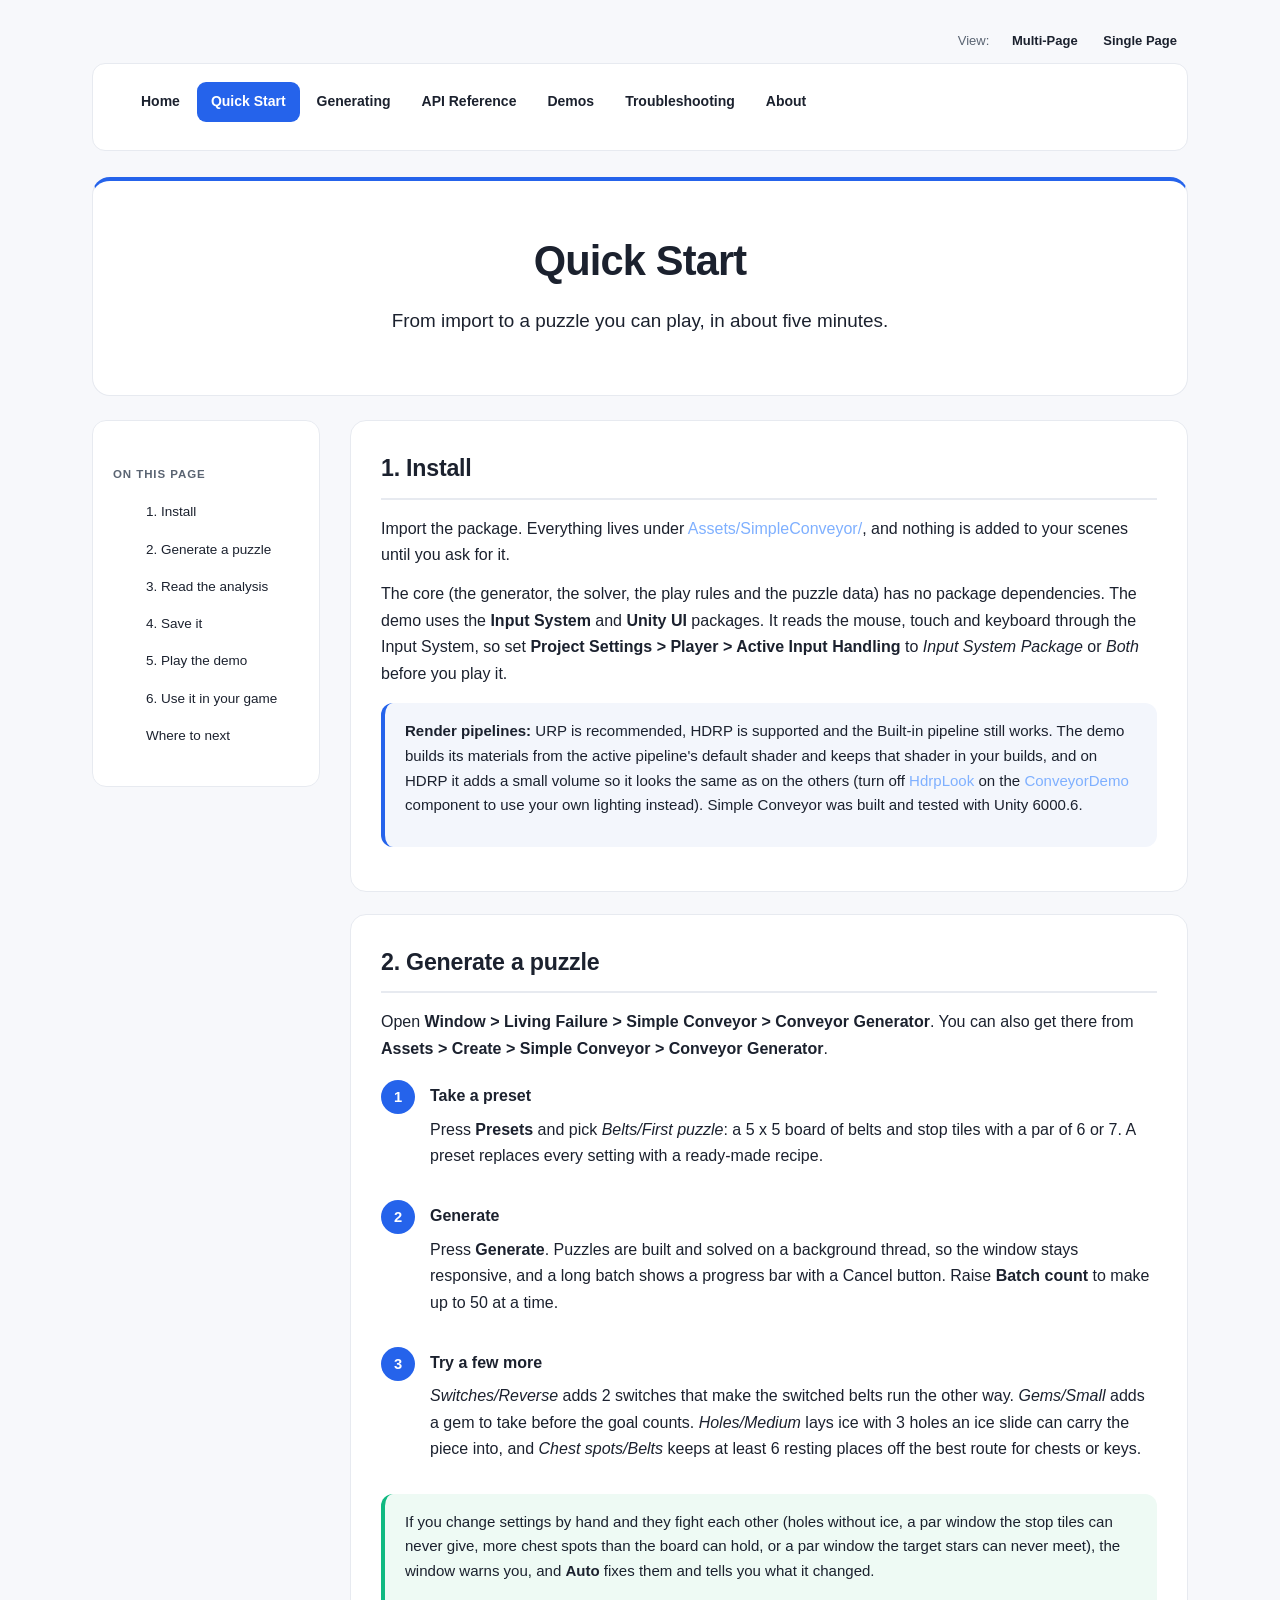
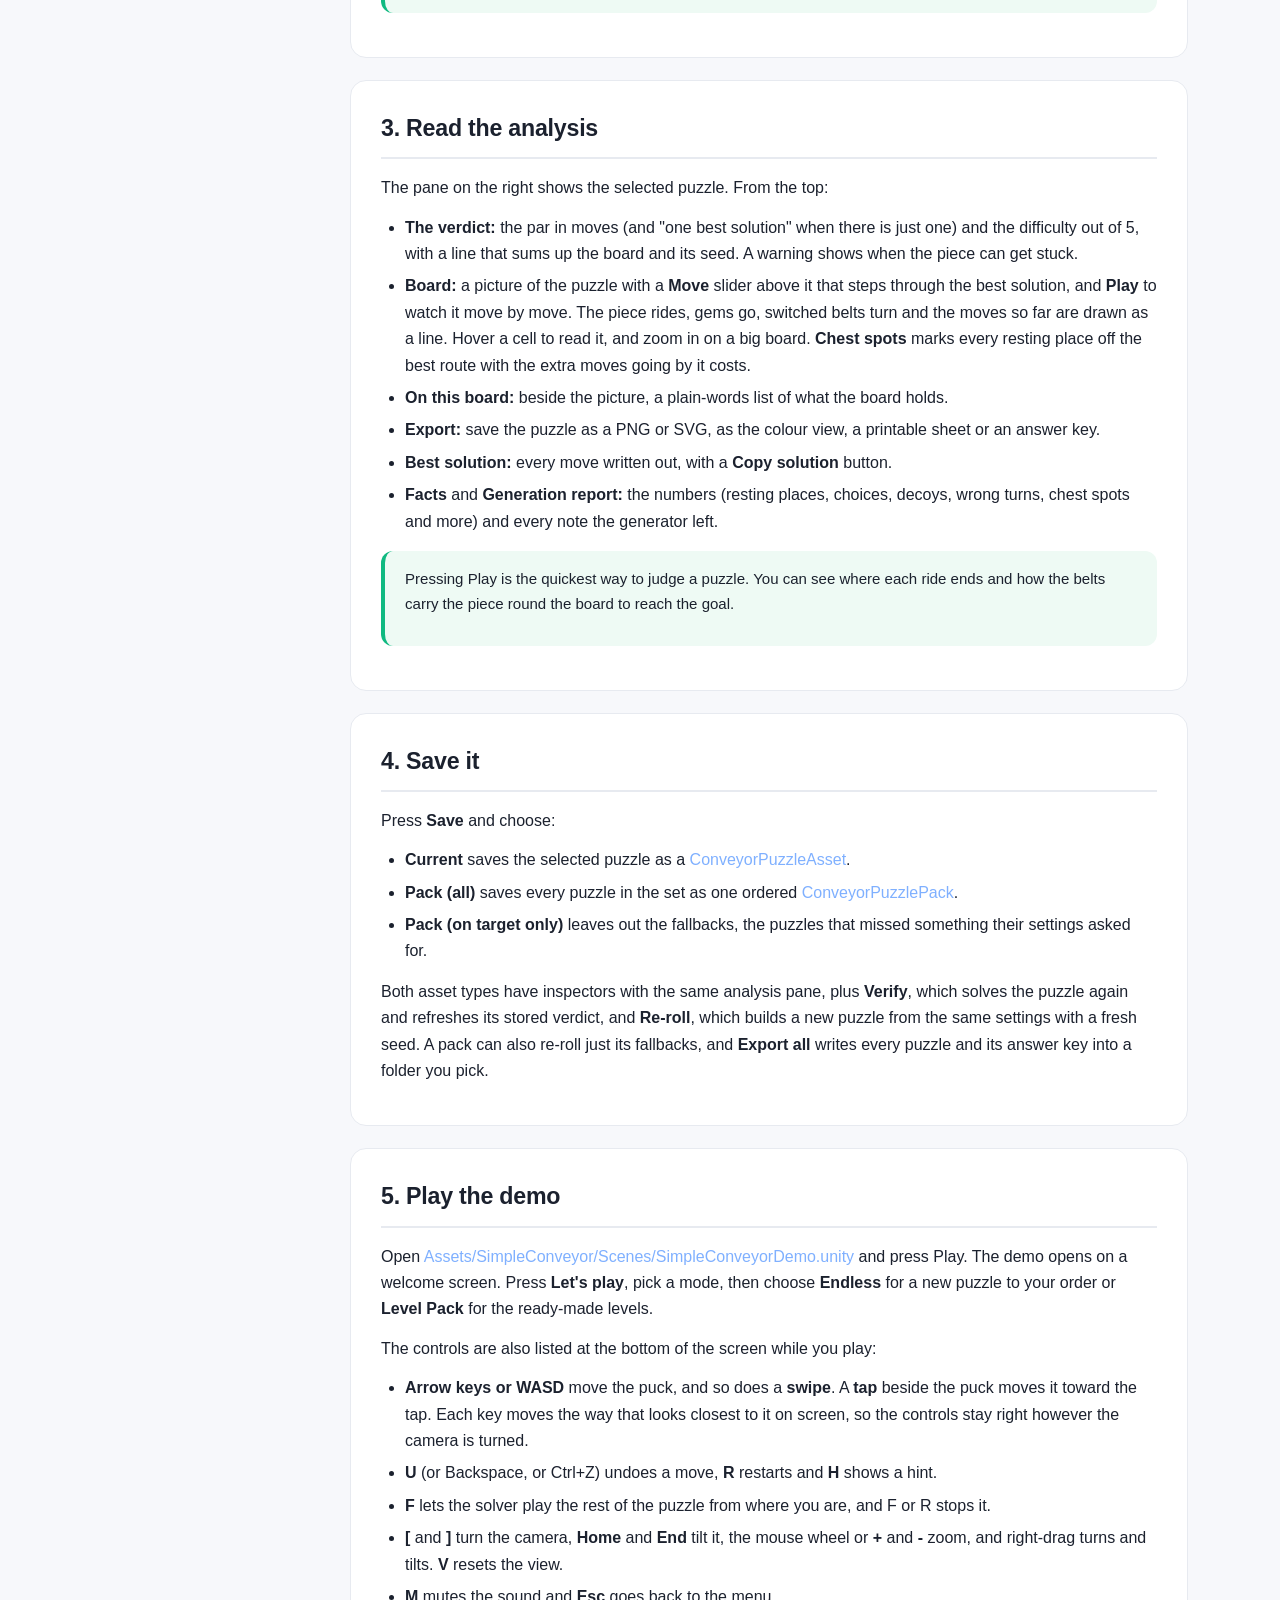
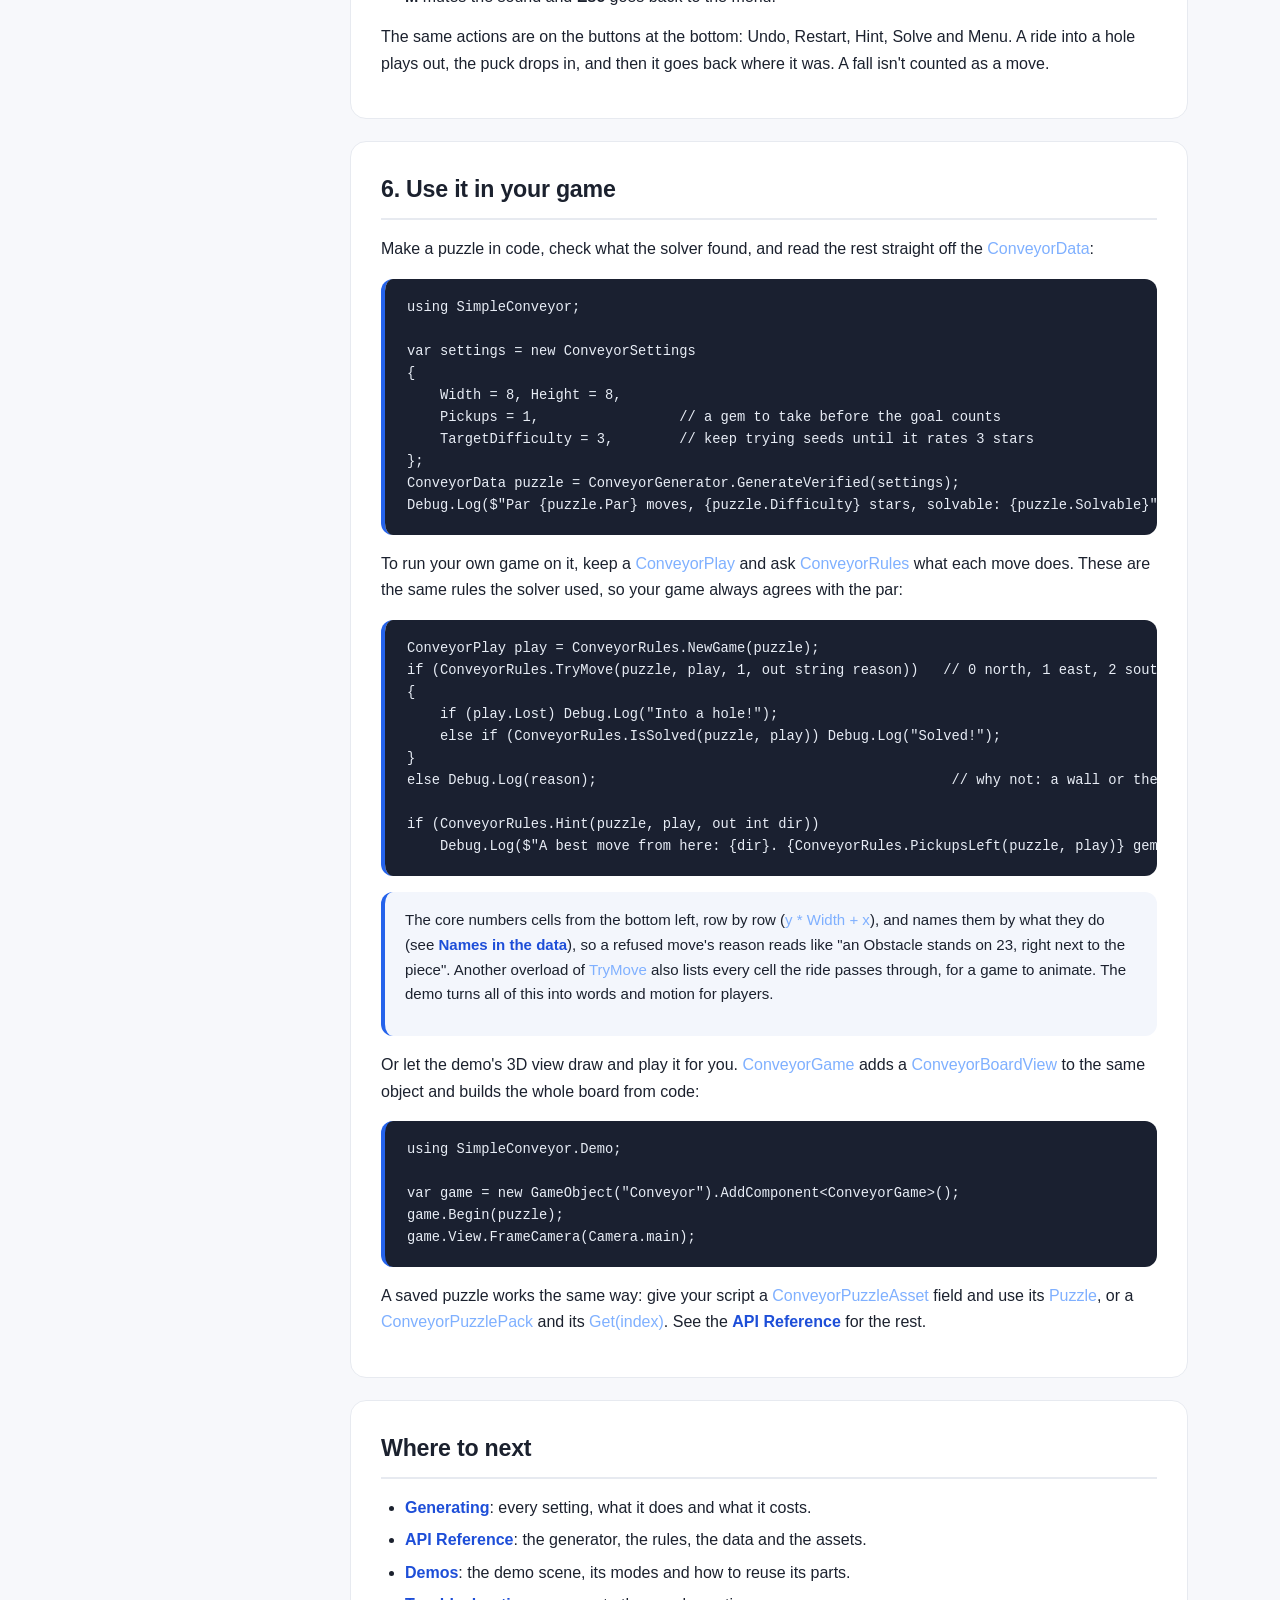
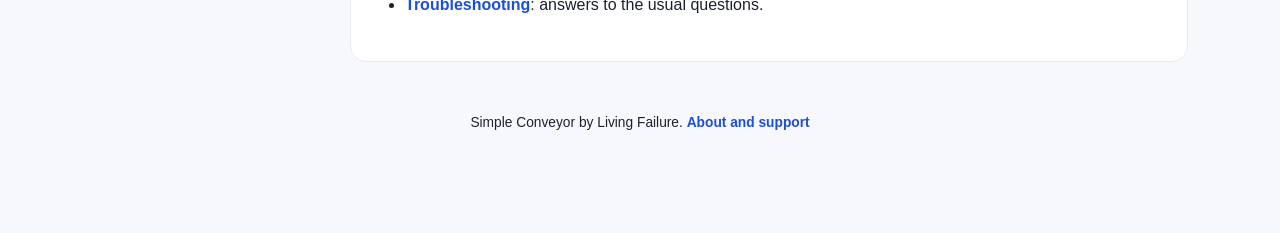
<file: quick-start.html>
<!DOCTYPE html>
<html lang="en">
<head>
<meta charset="UTF-8">
<meta name="viewport" content="width=device-width, initial-scale=1.0">
<title>Quick Start - Simple Conveyor</title>
<link rel="stylesheet" href="assets/styles.css">
</head>
<body>
<div class="page-wrap">

  <div class="format-selector" id="top">
    <span class="format-label">View:</span>
    <a href="index.html" class="format-link">Multi-Page</a>
    <a href="single-page.html" class="format-link">Single Page</a>
  </div>

  <nav class="navbar"><ul>
    <li><a href="index.html">Home</a></li>
    <li><a href="quick-start.html" class="active">Quick Start</a></li>
    <li><a href="generating.html">Generating</a></li>
    <li><a href="api-reference.html">API Reference</a></li>
    <li><a href="demos.html">Demos</a></li>
    <li><a href="troubleshooting.html">Troubleshooting</a></li>
    <li><a href="about.html">About</a></li>
  </ul></nav>

  <div class="hero">
    <h1>Quick Start</h1>
    <p class="tagline">From import to a puzzle you can play, in about five minutes.</p>
  </div>

  <div class="page-layout">
    <aside class="toc">
      <h3>On this page</h3>
      <ul>
        <li><a href="#install">1. Install</a></li>
        <li><a href="#generate">2. Generate a puzzle</a></li>
        <li><a href="#read">3. Read the analysis</a></li>
        <li><a href="#save">4. Save it</a></li>
        <li><a href="#play">5. Play the demo</a></li>
        <li><a href="#own">6. Use it in your game</a></li>
        <li><a href="#next">Where to next</a></li>
      </ul>
    </aside>
    <main class="content">

      <div class="section">
        <h2 id="install">1. Install</h2>
        <p>Import the package. Everything lives under <span class="k">Assets/SimpleConveyor/</span>, and nothing is added
          to your scenes until you ask for it.</p>
        <p>The core (the generator, the solver, the play rules and the puzzle data) has no package dependencies. The demo
          uses the <strong>Input System</strong> and <strong>Unity UI</strong> packages. It reads the mouse, touch and
          keyboard through the Input System, so set <strong>Project Settings &gt; Player &gt; Active Input
          Handling</strong> to <em>Input System Package</em> or <em>Both</em> before you play it.</p>
        <div class="callout info"><p><strong>Render pipelines:</strong> URP is recommended, HDRP is supported and the
          Built-in pipeline still works. The demo builds its materials from the active pipeline's default shader and keeps
          that shader in your builds, and on HDRP it adds a small volume so it looks the same as on the others (turn off
          <span class="k">HdrpLook</span> on the <span class="k">ConveyorDemo</span> component to use your own lighting
          instead). Simple Conveyor was built and tested with Unity 6000.6.</p></div>
      </div>

      <div class="section">
        <h2 id="generate">2. Generate a puzzle</h2>
        <p>Open <strong>Window &gt; Living Failure &gt; Simple Conveyor &gt; Conveyor Generator</strong>. You can also get
          there from <strong>Assets &gt; Create &gt; Simple Conveyor &gt; Conveyor Generator</strong>.</p>
        <div class="step"><div class="step-number">1</div><div class="step-content">
          <h4>Take a preset</h4><p>Press <strong>Presets</strong> and pick <em>Belts/First puzzle</em>: a 5 x 5 board of
          belts and stop tiles with a par of 6 or 7. A preset replaces every setting with a ready-made recipe.</p></div></div>
        <div class="step"><div class="step-number">2</div><div class="step-content">
          <h4>Generate</h4><p>Press <strong>Generate</strong>. Puzzles are built and solved on a background thread, so the
          window stays responsive, and a long batch shows a progress bar with a Cancel button. Raise <strong>Batch
          count</strong> to make up to 50 at a time.</p></div></div>
        <div class="step"><div class="step-number">3</div><div class="step-content">
          <h4>Try a few more</h4><p><em>Switches/Reverse</em> adds 2 switches that make the switched belts run the other
          way. <em>Gems/Small</em> adds a gem to take before the goal counts. <em>Holes/Medium</em> lays ice with 3 holes an
          ice slide can carry the piece into, and <em>Chest spots/Belts</em> keeps at least 6 resting places off the best
          route for chests or keys.</p></div></div>
        <div class="callout tip"><p>If you change settings by hand and they fight each other (holes without ice, a par
          window the stop tiles can never give, more chest spots than the board can hold, or a par window the target stars
          can never meet), the window warns you, and <strong>Auto</strong> fixes them and tells you what it
          changed.</p></div>
      </div>

      <div class="section">
        <h2 id="read">3. Read the analysis</h2>
        <p>The pane on the right shows the selected puzzle. From the top:</p>
        <ul>
          <li><strong>The verdict:</strong> the par in moves (and "one best solution" when there is just one) and the
            difficulty out of 5, with a line that sums up the board and its seed. A warning shows when the piece can get
            stuck.</li>
          <li><strong>Board:</strong> a picture of the puzzle with a <strong>Move</strong> slider above it that steps through
            the best solution, and <strong>Play</strong> to watch it move by move. The piece rides, gems go, switched belts
            turn and the moves so far are drawn as a line. Hover a cell to read it, and zoom in on a big board.
            <strong>Chest spots</strong> marks every resting place off the best route with the extra moves going by it
            costs.</li>
          <li><strong>On this board:</strong> beside the picture, a plain-words list of what the board holds.</li>
          <li><strong>Export:</strong> save the puzzle as a PNG or SVG, as the colour view, a printable sheet or an answer
            key.</li>
          <li><strong>Best solution:</strong> every move written out, with a <strong>Copy solution</strong> button.</li>
          <li><strong>Facts</strong> and <strong>Generation report:</strong> the numbers (resting places, choices, decoys,
            wrong turns, chest spots and more) and every note the generator left.</li>
        </ul>
        <div class="callout tip"><p>Pressing Play is the quickest way to judge a puzzle. You can see where each ride ends
          and how the belts carry the piece round the board to reach the goal.</p></div>
      </div>

      <div class="section">
        <h2 id="save">4. Save it</h2>
        <p>Press <strong>Save</strong> and choose:</p>
        <ul>
          <li><strong>Current</strong> saves the selected puzzle as a <span class="k">ConveyorPuzzleAsset</span>.</li>
          <li><strong>Pack (all)</strong> saves every puzzle in the set as one ordered
            <span class="k">ConveyorPuzzlePack</span>.</li>
          <li><strong>Pack (on target only)</strong> leaves out the fallbacks, the puzzles that missed something their
            settings asked for.</li>
        </ul>
        <p>Both asset types have inspectors with the same analysis pane, plus <strong>Verify</strong>, which solves the
          puzzle again and refreshes its stored verdict, and <strong>Re-roll</strong>, which builds a new puzzle from the
          same settings with a fresh seed. A pack can also re-roll just its fallbacks, and <strong>Export all</strong>
          writes every puzzle and its answer key into a folder you pick.</p>
      </div>

      <div class="section">
        <h2 id="play">5. Play the demo</h2>
        <p>Open <span class="k">Assets/SimpleConveyor/Scenes/SimpleConveyorDemo.unity</span> and press Play. The demo opens
          on a welcome screen. Press <strong>Let's play</strong>, pick a mode, then choose <strong>Endless</strong> for a
          new puzzle to your order or <strong>Level Pack</strong> for the ready-made levels.</p>
        <p>The controls are also listed at the bottom of the screen while you play:</p>
        <ul>
          <li><strong>Arrow keys or WASD</strong> move the puck, and so does a <strong>swipe</strong>. A
            <strong>tap</strong> beside the puck moves it toward the tap. Each key moves the way that looks closest to it
            on screen, so the controls stay right however the camera is turned.</li>
          <li><strong>U</strong> (or Backspace, or Ctrl+Z) undoes a move, <strong>R</strong> restarts and
            <strong>H</strong> shows a hint.</li>
          <li><strong>F</strong> lets the solver play the rest of the puzzle from where you are, and F or R stops it.</li>
          <li><strong>[</strong> and <strong>]</strong> turn the camera, <strong>Home</strong> and <strong>End</strong>
            tilt it, the mouse wheel or <strong>+</strong> and <strong>-</strong> zoom, and right-drag turns and tilts.
            <strong>V</strong> resets the view.</li>
          <li><strong>M</strong> mutes the sound and <strong>Esc</strong> goes back to the menu.</li>
        </ul>
        <p>The same actions are on the buttons at the bottom: Undo, Restart, Hint, Solve and Menu. A ride into a hole plays
          out, the puck drops in, and then it goes back where it was. A fall isn't counted as a move.</p>
      </div>

      <div class="section">
        <h2 id="own">6. Use it in your game</h2>
        <p>Make a puzzle in code, check what the solver found, and read the rest straight off the
          <span class="k">ConveyorData</span>:</p>
<pre><code>using SimpleConveyor;

var settings = new ConveyorSettings
{
    Width = 8, Height = 8,
    Pickups = 1,                 // a gem to take before the goal counts
    TargetDifficulty = 3,        // keep trying seeds until it rates 3 stars
};
ConveyorData puzzle = ConveyorGenerator.GenerateVerified(settings);
Debug.Log($"Par {puzzle.Par} moves, {puzzle.Difficulty} stars, solvable: {puzzle.Solvable}");</code></pre>
        <p>To run your own game on it, keep a <span class="k">ConveyorPlay</span> and ask
          <span class="k">ConveyorRules</span> what each move does. These are the same rules the solver used, so your game
          always agrees with the par:</p>
<pre><code>ConveyorPlay play = ConveyorRules.NewGame(puzzle);
if (ConveyorRules.TryMove(puzzle, play, 1, out string reason))   // 0 north, 1 east, 2 south, 3 west
{
    if (play.Lost) Debug.Log("Into a hole!");
    else if (ConveyorRules.IsSolved(puzzle, play)) Debug.Log("Solved!");
}
else Debug.Log(reason);                                           // why not: a wall or the edge right next to the piece

if (ConveyorRules.Hint(puzzle, play, out int dir))
    Debug.Log($"A best move from here: {dir}. {ConveyorRules.PickupsLeft(puzzle, play)} gems left.");</code></pre>
        <div class="callout info"><p>The core numbers cells from the bottom left, row by row
          (<span class="k">y * Width + x</span>), and names them by what they do (see
          <a href="index.html#words">Names in the data</a>), so a refused move's reason reads like "an Obstacle stands on
          23, right next to the piece". Another overload of <span class="k">TryMove</span> also lists every cell the ride
          passes through, for a game to animate. The demo turns all of this into words and motion for players.</p></div>
        <p>Or let the demo's 3D view draw and play it for you. <span class="k">ConveyorGame</span> adds a
          <span class="k">ConveyorBoardView</span> to the same object and builds the whole board from code:</p>
<pre><code>using SimpleConveyor.Demo;

var game = new GameObject("Conveyor").AddComponent&lt;ConveyorGame&gt;();
game.Begin(puzzle);
game.View.FrameCamera(Camera.main);</code></pre>
        <p>A saved puzzle works the same way: give your script a <span class="k">ConveyorPuzzleAsset</span> field and use
          its <span class="k">Puzzle</span>, or a <span class="k">ConveyorPuzzlePack</span> and its
          <span class="k">Get(index)</span>. See the <a href="api-reference.html">API Reference</a> for the rest.</p>
      </div>

      <div class="section">
        <h2 id="next">Where to next</h2>
        <ul>
          <li><a href="generating.html">Generating</a>: every setting, what it does and what it costs.</li>
          <li><a href="api-reference.html">API Reference</a>: the generator, the rules, the data and the assets.</li>
          <li><a href="demos.html">Demos</a>: the demo scene, its modes and how to reuse its parts.</li>
          <li><a href="troubleshooting.html">Troubleshooting</a>: answers to the usual questions.</li>
        </ul>
      </div>

    </main>
  </div>

  <div class="footer">
    <p>Simple Conveyor by Living Failure. <a href="about.html">About and support</a></p>
  </div>

</div>
</body>
</html>
</file>
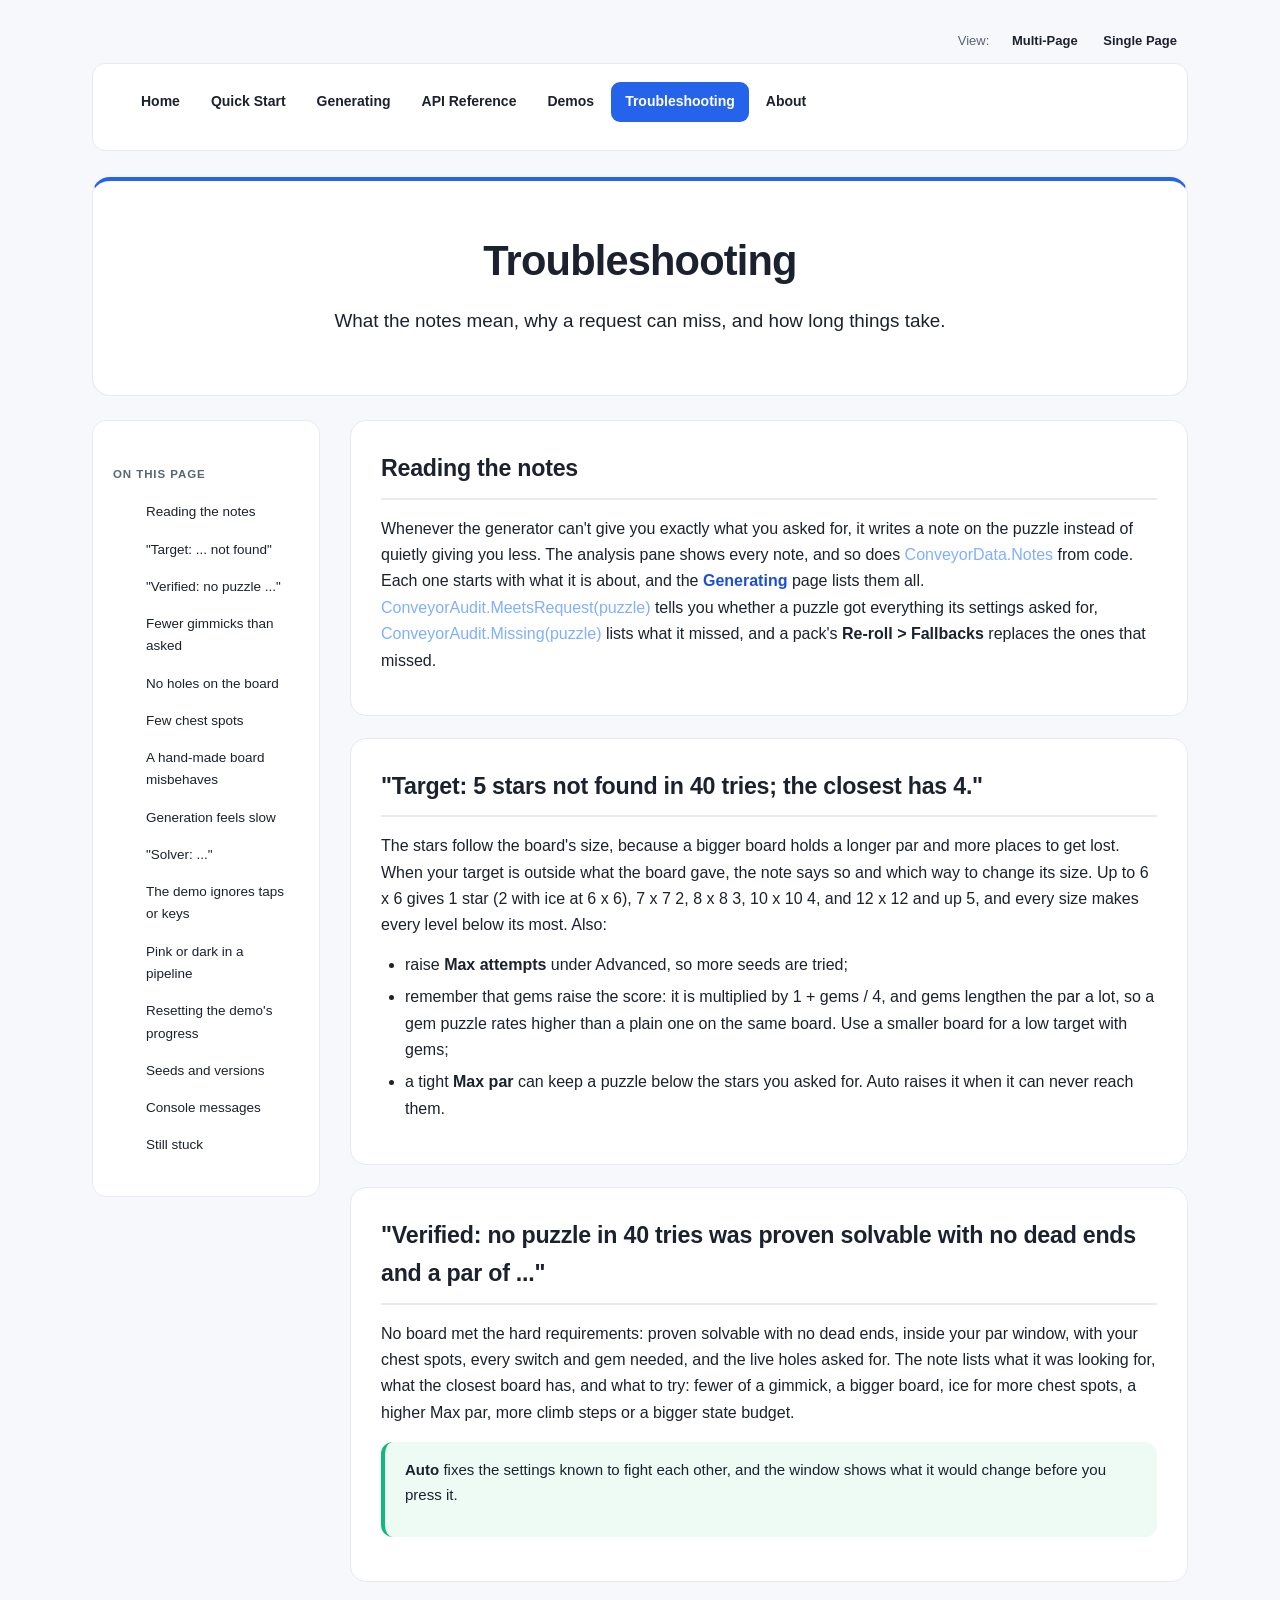
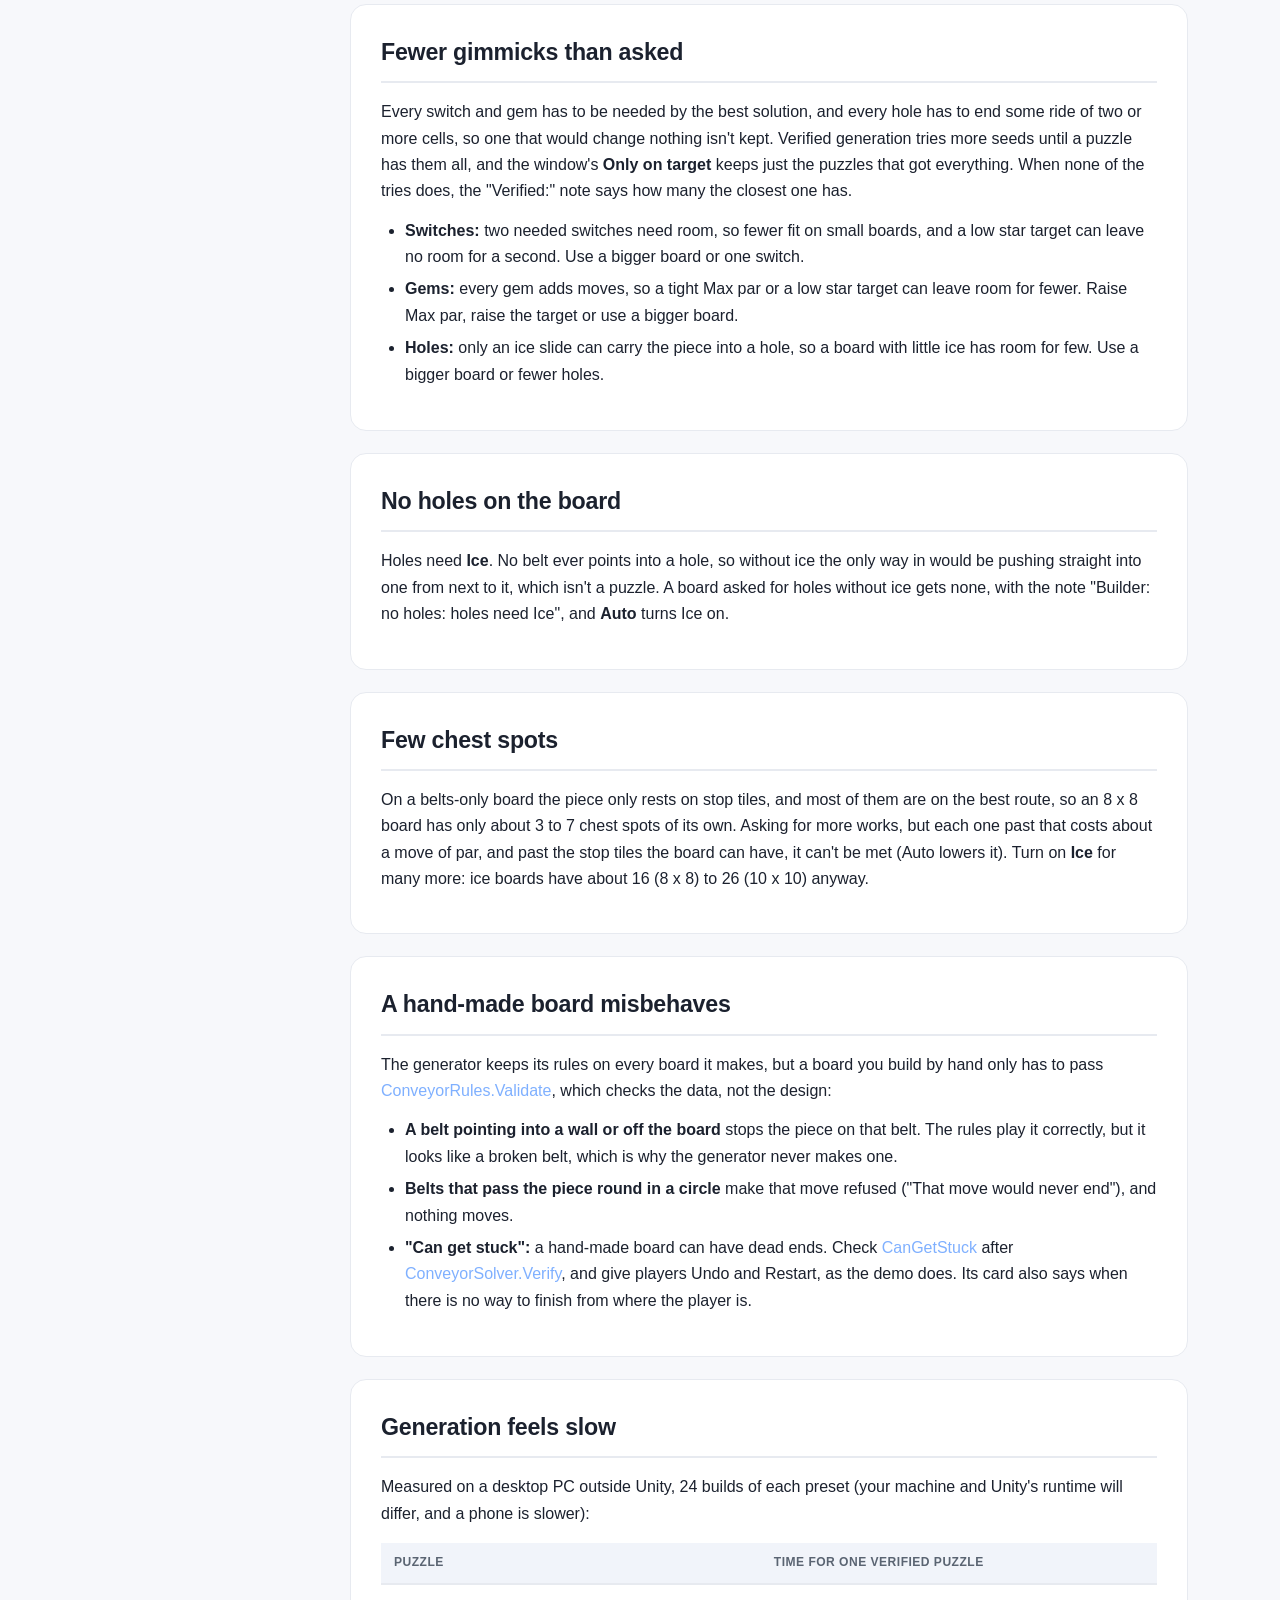
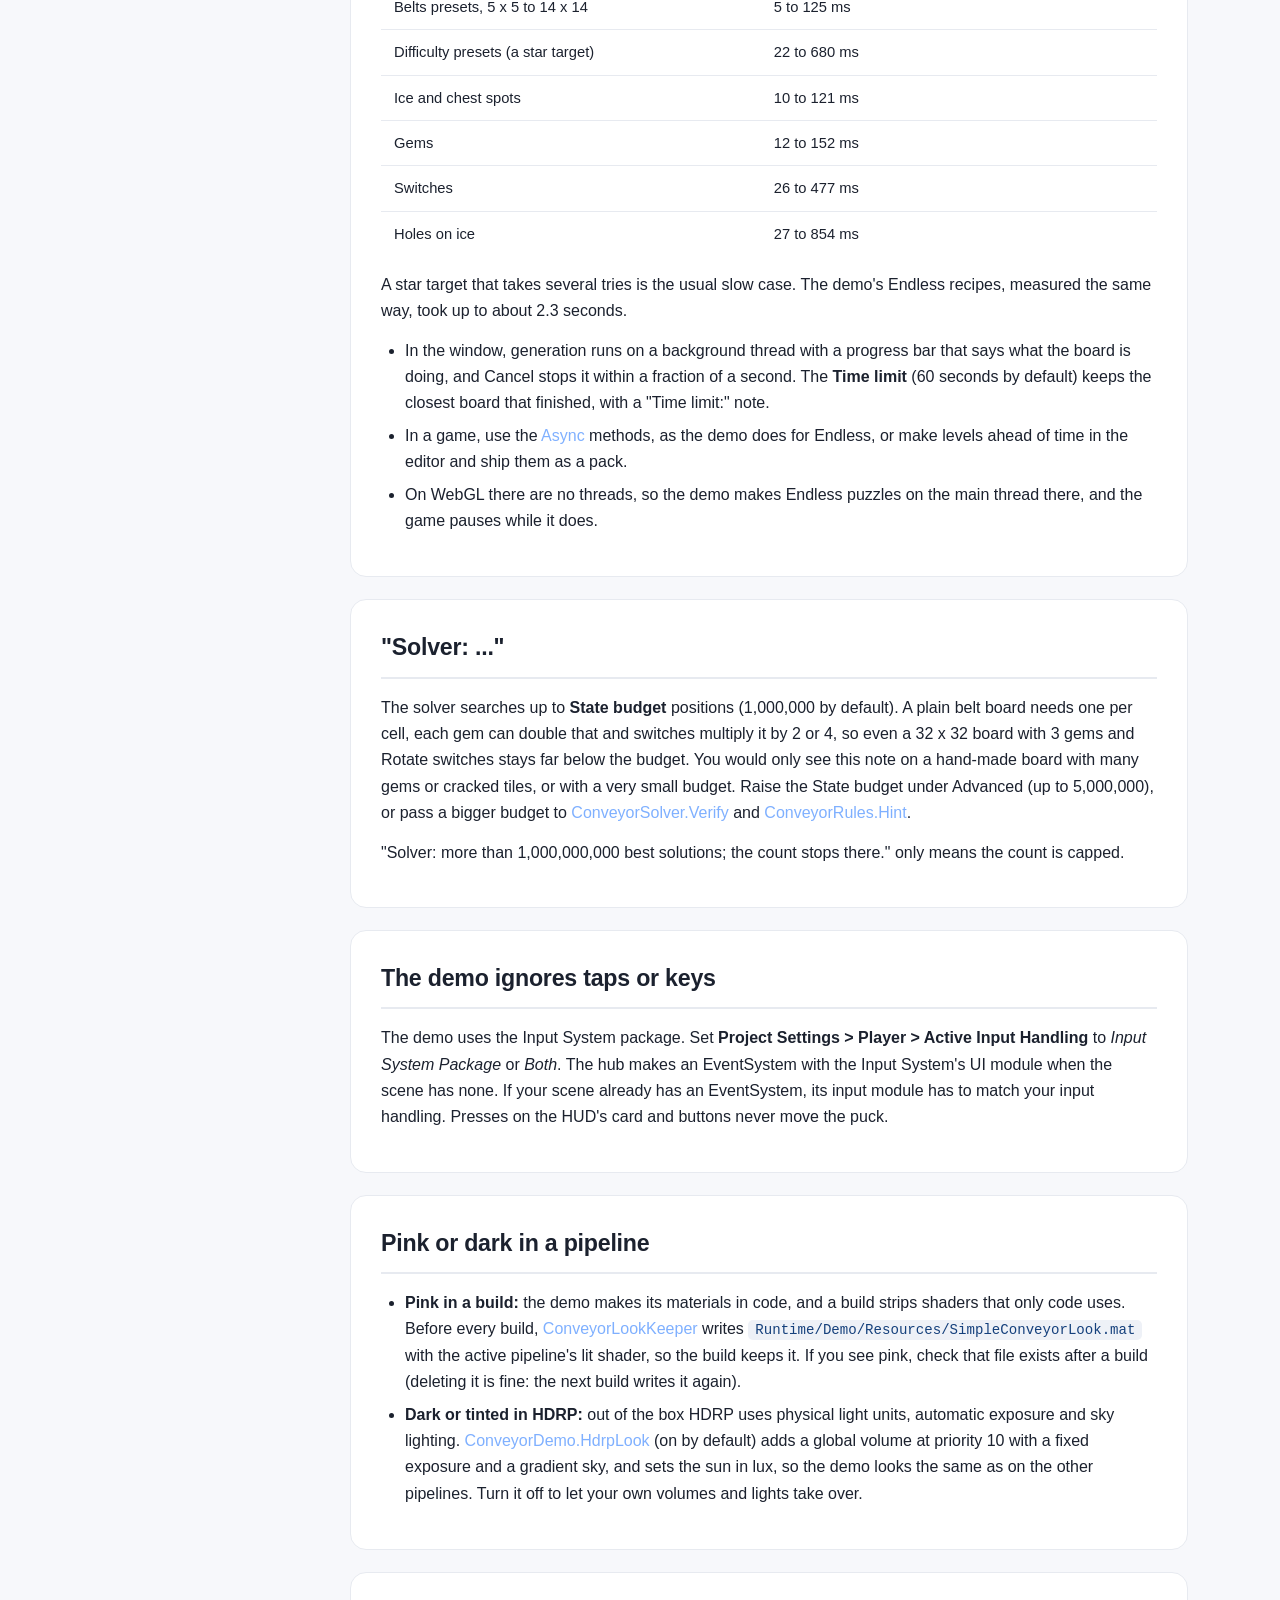
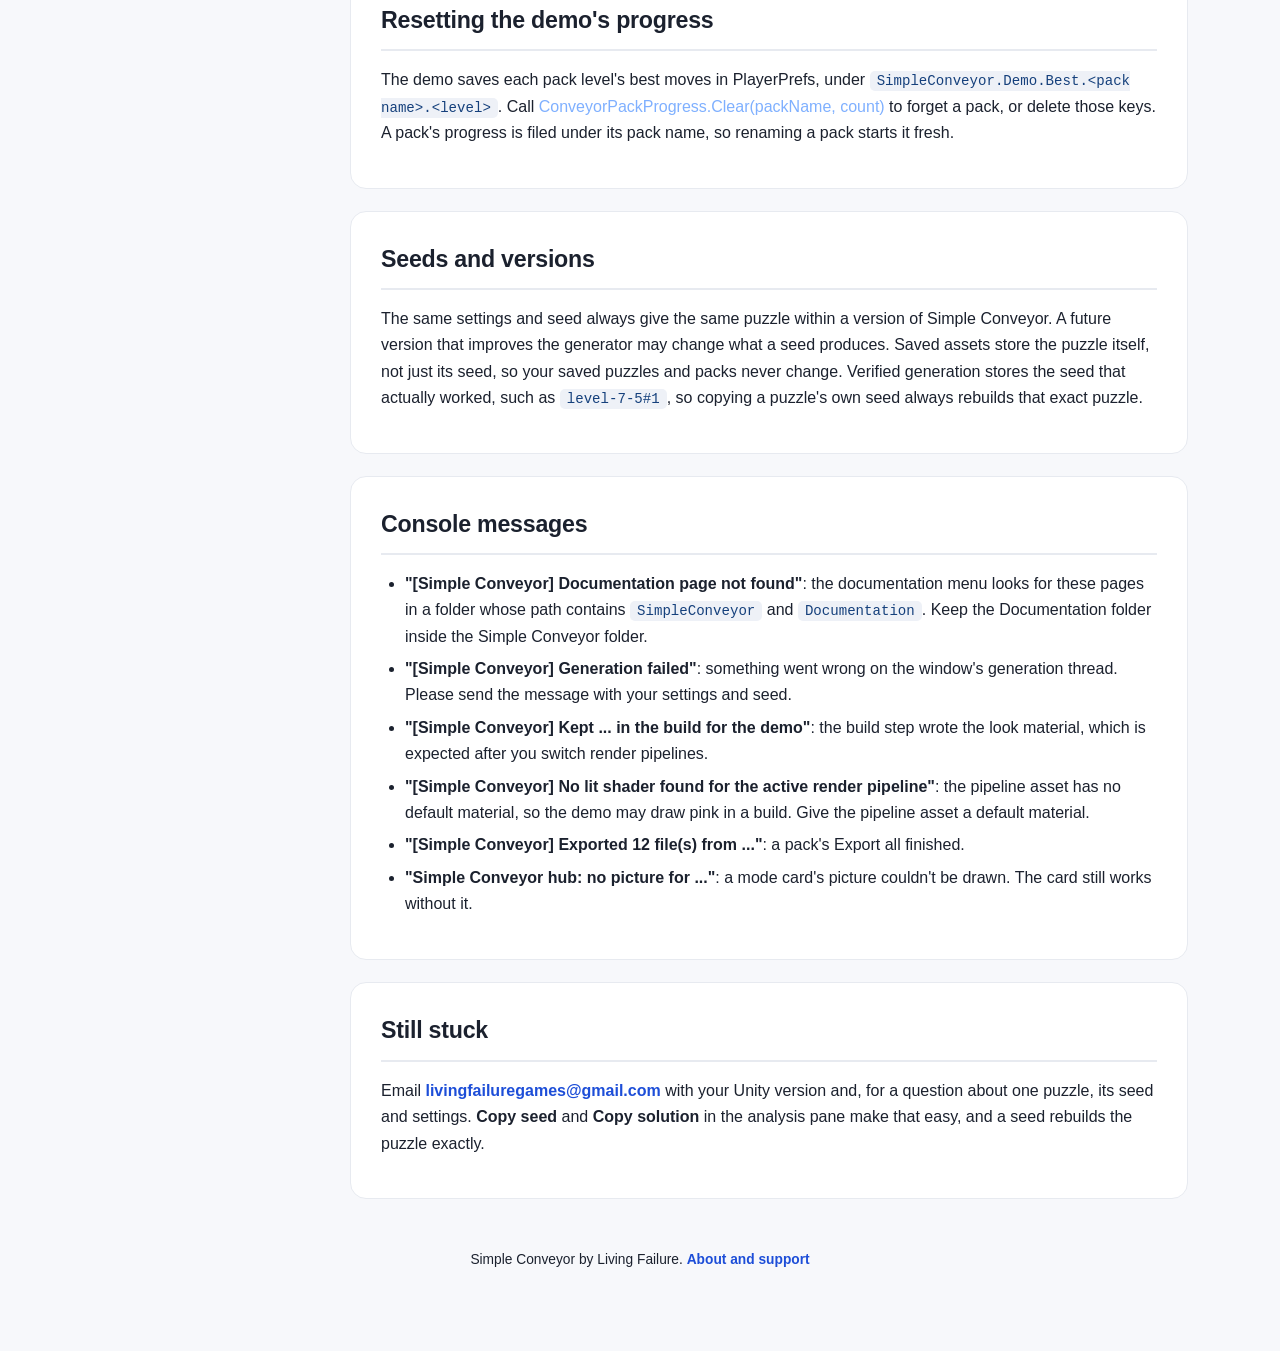
<file: troubleshooting.html>
<!DOCTYPE html>
<html lang="en">
<head>
<meta charset="UTF-8">
<meta name="viewport" content="width=device-width, initial-scale=1.0">
<title>Troubleshooting - Simple Conveyor</title>
<link rel="stylesheet" href="assets/styles.css">
</head>
<body>
<div class="page-wrap">

  <div class="format-selector" id="top">
    <span class="format-label">View:</span>
    <a href="index.html" class="format-link">Multi-Page</a>
    <a href="single-page.html" class="format-link">Single Page</a>
  </div>

  <nav class="navbar"><ul>
    <li><a href="index.html">Home</a></li>
    <li><a href="quick-start.html">Quick Start</a></li>
    <li><a href="generating.html">Generating</a></li>
    <li><a href="api-reference.html">API Reference</a></li>
    <li><a href="demos.html">Demos</a></li>
    <li><a href="troubleshooting.html" class="active">Troubleshooting</a></li>
    <li><a href="about.html">About</a></li>
  </ul></nav>

  <div class="hero">
    <h1>Troubleshooting</h1>
    <p class="tagline">What the notes mean, why a request can miss, and how long things take.</p>
  </div>

  <div class="page-layout">
    <aside class="toc">
      <h3>On this page</h3>
      <ul>
        <li><a href="#notes">Reading the notes</a></li>
        <li><a href="#stars">"Target: ... not found"</a></li>
        <li><a href="#verified">"Verified: no puzzle ..."</a></li>
        <li><a href="#room">Fewer gimmicks than asked</a></li>
        <li><a href="#holes">No holes on the board</a></li>
        <li><a href="#chests">Few chest spots</a></li>
        <li><a href="#handmade">A hand-made board misbehaves</a></li>
        <li><a href="#slow">Generation feels slow</a></li>
        <li><a href="#budget">"Solver: ..."</a></li>
        <li><a href="#input">The demo ignores taps or keys</a></li>
        <li><a href="#pink">Pink or dark in a pipeline</a></li>
        <li><a href="#progress">Resetting the demo's progress</a></li>
        <li><a href="#seeds">Seeds and versions</a></li>
        <li><a href="#console">Console messages</a></li>
        <li><a href="#ask">Still stuck</a></li>
      </ul>
    </aside>
    <main class="content">

      <div class="section">
        <h2 id="notes">Reading the notes</h2>
        <p>Whenever the generator can't give you exactly what you asked for, it writes a note on the puzzle instead of
          quietly giving you less. The analysis pane shows every note, and so does <span class="k">ConveyorData.Notes</span>
          from code. Each one starts with what it is about, and the <a href="generating.html#honesty">Generating</a> page
          lists them all. <span class="k">ConveyorAudit.MeetsRequest(puzzle)</span> tells you whether a puzzle got
          everything its settings asked for, <span class="k">ConveyorAudit.Missing(puzzle)</span> lists what it missed, and
          a pack's <strong>Re-roll &gt; Fallbacks</strong> replaces the ones that missed.</p>
      </div>

      <div class="section">
        <h2 id="stars">"Target: 5 stars not found in 40 tries; the closest has 4."</h2>
        <p>The stars follow the board's size, because a bigger board holds a longer par and more places to get lost. When
          your target is outside what the board gave, the note says so and which way to change its size. Up to 6 x 6 gives
          1 star (2 with ice at 6 x 6), 7 x 7 2, 8 x 8 3, 10 x 10 4, and 12 x 12 and up 5, and every size makes every
          level below its most. Also:</p>
        <ul>
          <li>raise <strong>Max attempts</strong> under Advanced, so more seeds are tried;</li>
          <li>remember that gems raise the score: it is multiplied by 1 + gems / 4, and gems lengthen the par a lot, so a
            gem puzzle rates higher than a plain one on the same board. Use a smaller board for a low target with
            gems;</li>
          <li>a tight <strong>Max par</strong> can keep a puzzle below the stars you asked for. Auto raises it when it can
            never reach them.</li>
        </ul>
      </div>

      <div class="section">
        <h2 id="verified">"Verified: no puzzle in 40 tries was proven solvable with no dead ends and a par of ..."</h2>
        <p>No board met the hard requirements: proven solvable with no dead ends, inside your par window, with your chest
          spots, every switch and gem needed, and the live holes asked for. The note lists what it was looking for, what the
          closest board has, and what to try: fewer of a gimmick, a bigger board, ice for more chest spots, a higher Max
          par, more climb steps or a bigger state budget.</p>
        <div class="callout tip"><p><strong>Auto</strong> fixes the settings known to fight each other, and the window
          shows what it would change before you press it.</p></div>
      </div>

      <div class="section">
        <h2 id="room">Fewer gimmicks than asked</h2>
        <p>Every switch and gem has to be needed by the best solution, and every hole has to end some ride of two or more
          cells, so one that would change nothing isn't kept. Verified generation tries more seeds until a puzzle has them
          all, and the window's <strong>Only on target</strong> keeps just the puzzles that got everything. When none of
          the tries does, the "Verified:" note says how many the closest one has.</p>
        <ul>
          <li><strong>Switches:</strong> two needed switches need room, so fewer fit on small boards, and a low star target
            can leave no room for a second. Use a bigger board or one switch.</li>
          <li><strong>Gems:</strong> every gem adds moves, so a tight Max par or a low star target can leave room for
            fewer. Raise Max par, raise the target or use a bigger board.</li>
          <li><strong>Holes:</strong> only an ice slide can carry the piece into a hole, so a board with little ice has room
            for few. Use a bigger board or fewer holes.</li>
        </ul>
      </div>

      <div class="section">
        <h2 id="holes">No holes on the board</h2>
        <p>Holes need <strong>Ice</strong>. No belt ever points into a hole, so without ice the only way in would be
          pushing straight into one from next to it, which isn't a puzzle. A board asked for holes without ice gets none,
          with the note "Builder: no holes: holes need Ice", and <strong>Auto</strong> turns Ice on.</p>
      </div>

      <div class="section">
        <h2 id="chests">Few chest spots</h2>
        <p>On a belts-only board the piece only rests on stop tiles, and most of them are on the best route, so an 8 x 8
          board has only about 3 to 7 chest spots of its own. Asking for more works, but each one past that costs about a
          move of par, and past the stop tiles the board can have, it can't be met (Auto lowers it). Turn on
          <strong>Ice</strong> for many more: ice boards have about 16 (8 x 8) to 26 (10 x 10) anyway.</p>
      </div>

      <div class="section">
        <h2 id="handmade">A hand-made board misbehaves</h2>
        <p>The generator keeps its rules on every board it makes, but a board you build by hand only has to pass
          <span class="k">ConveyorRules.Validate</span>, which checks the data, not the design:</p>
        <ul>
          <li><strong>A belt pointing into a wall or off the board</strong> stops the piece on that belt. The rules play it
            correctly, but it looks like a broken belt, which is why the generator never makes one.</li>
          <li><strong>Belts that pass the piece round in a circle</strong> make that move refused ("That move would never
            end"), and nothing moves.</li>
          <li><strong>"Can get stuck":</strong> a hand-made board can have dead ends. Check
            <span class="k">CanGetStuck</span> after <span class="k">ConveyorSolver.Verify</span>, and give players Undo
            and Restart, as the demo does. Its card also says when there is no way to finish from where the player
            is.</li>
        </ul>
      </div>

      <div class="section">
        <h2 id="slow">Generation feels slow</h2>
        <p>Measured on a desktop PC outside Unity, 24 builds of each preset (your machine and Unity's runtime will differ,
          and a phone is slower):</p>
        <table>
          <tr><th>Puzzle</th><th>Time for one verified puzzle</th></tr>
          <tr><td>Belts presets, 5 x 5 to 14 x 14</td><td>5 to 125 ms</td></tr>
          <tr><td>Difficulty presets (a star target)</td><td>22 to 680 ms</td></tr>
          <tr><td>Ice and chest spots</td><td>10 to 121 ms</td></tr>
          <tr><td>Gems</td><td>12 to 152 ms</td></tr>
          <tr><td>Switches</td><td>26 to 477 ms</td></tr>
          <tr><td>Holes on ice</td><td>27 to 854 ms</td></tr>
        </table>
        <p>A star target that takes several tries is the usual slow case. The demo's Endless recipes, measured the same
          way, took up to about 2.3 seconds.</p>
        <ul>
          <li>In the window, generation runs on a background thread with a progress bar that says what the board is doing,
            and Cancel stops it within a fraction of a second. The <strong>Time limit</strong> (60 seconds by default) keeps
            the closest board that finished, with a "Time limit:" note.</li>
          <li>In a game, use the <span class="k">Async</span> methods, as the demo does for Endless, or make levels ahead
            of time in the editor and ship them as a pack.</li>
          <li>On WebGL there are no threads, so the demo makes Endless puzzles on the main thread there, and the game
            pauses while it does.</li>
        </ul>
      </div>

      <div class="section">
        <h2 id="budget">"Solver: ..."</h2>
        <p>The solver searches up to <strong>State budget</strong> positions (1,000,000 by default). A plain belt board
          needs one per cell, each gem can double that and switches multiply it by 2 or 4, so even a 32 x 32 board with 3
          gems and Rotate switches stays far below the budget. You would only see this note on a hand-made board with many
          gems or cracked tiles, or with a very small budget. Raise the State budget under Advanced (up to 5,000,000), or
          pass a bigger budget to <span class="k">ConveyorSolver.Verify</span> and
          <span class="k">ConveyorRules.Hint</span>.</p>
        <p>"Solver: more than 1,000,000,000 best solutions; the count stops there." only means the count is capped.</p>
      </div>

      <div class="section">
        <h2 id="input">The demo ignores taps or keys</h2>
        <p>The demo uses the Input System package. Set <strong>Project Settings &gt; Player &gt; Active Input
          Handling</strong> to <em>Input System Package</em> or <em>Both</em>. The hub makes an EventSystem with the Input
          System's UI module when the scene has none. If your scene already has an EventSystem, its input module has to
          match your input handling. Presses on the HUD's card and buttons never move the puck.</p>
      </div>

      <div class="section">
        <h2 id="pink">Pink or dark in a pipeline</h2>
        <ul>
          <li><strong>Pink in a build:</strong> the demo makes its materials in code, and a build strips shaders that only
            code uses. Before every build, <span class="k">ConveyorLookKeeper</span> writes
            <code>Runtime/Demo/Resources/SimpleConveyorLook.mat</code> with the active pipeline's lit shader, so the build
            keeps it. If you see pink, check that file exists after a build (deleting it is fine: the next build writes it
            again).</li>
          <li><strong>Dark or tinted in HDRP:</strong> out of the box HDRP uses physical light units, automatic exposure
            and sky lighting. <span class="k">ConveyorDemo.HdrpLook</span> (on by default) adds a global volume at priority
            10 with a fixed exposure and a gradient sky, and sets the sun in lux, so the demo looks the same as on the other
            pipelines. Turn it off to let your own volumes and lights take over.</li>
        </ul>
      </div>

      <div class="section">
        <h2 id="progress">Resetting the demo's progress</h2>
        <p>The demo saves each pack level's best moves in PlayerPrefs, under
          <code>SimpleConveyor.Demo.Best.&lt;pack name&gt;.&lt;level&gt;</code>. Call
          <span class="k">ConveyorPackProgress.Clear(packName, count)</span> to forget a pack, or delete those keys. A
          pack's progress is filed under its pack name, so renaming a pack starts it fresh.</p>
      </div>

      <div class="section">
        <h2 id="seeds">Seeds and versions</h2>
        <p>The same settings and seed always give the same puzzle within a version of Simple Conveyor. A future version
          that improves the generator may change what a seed produces. Saved assets store the puzzle itself, not just its
          seed, so your saved puzzles and packs never change. Verified generation stores the seed that actually worked,
          such as <code>level-7-5#1</code>, so copying a puzzle's own seed always rebuilds that exact puzzle.</p>
      </div>

      <div class="section">
        <h2 id="console">Console messages</h2>
        <ul>
          <li><strong>"[Simple Conveyor] Documentation page not found"</strong>: the documentation menu looks for these
            pages in a folder whose path contains <code>SimpleConveyor</code> and <code>Documentation</code>. Keep the
            Documentation folder inside the Simple Conveyor folder.</li>
          <li><strong>"[Simple Conveyor] Generation failed"</strong>: something went wrong on the window's generation
            thread. Please send the message with your settings and seed.</li>
          <li><strong>"[Simple Conveyor] Kept ... in the build for the demo"</strong>: the build step wrote the look
            material, which is expected after you switch render pipelines.</li>
          <li><strong>"[Simple Conveyor] No lit shader found for the active render pipeline"</strong>: the pipeline asset
            has no default material, so the demo may draw pink in a build. Give the pipeline asset a default
            material.</li>
          <li><strong>"[Simple Conveyor] Exported 12 file(s) from ..."</strong>: a pack's Export all finished.</li>
          <li><strong>"Simple Conveyor hub: no picture for ..."</strong>: a mode card's picture couldn't be drawn. The card
            still works without it.</li>
        </ul>
      </div>

      <div class="section">
        <h2 id="ask">Still stuck</h2>
        <p>Email <a href="mailto:livingfailuregames@gmail.com">livingfailuregames@gmail.com</a> with your Unity version
          and, for a question about one puzzle, its seed and settings. <strong>Copy seed</strong> and <strong>Copy
          solution</strong> in the analysis pane make that easy, and a seed rebuilds the puzzle exactly.</p>
      </div>

    </main>
  </div>

  <div class="footer">
    <p>Simple Conveyor by Living Failure. <a href="about.html">About and support</a></p>
  </div>

</div>
</body>
</html>
</file>
<file: assets/styles.css>
/* =============================================================================
   SIMPLE ICE SLIDE - Documentation Theme (Simple Maze's, the same look across the Living Failure docs)
   Light, high-contrast. Single blue accent (#2563eb). Dark code blocks only.
   ============================================================================= */

:root{
  --bg:#f7f8fb; --panel:#ffffff; --ink:#1b212e; --muted:#5a6472; --line:#e7eaf0;
  --accent:#2563eb; --accent-dark:#1d4ed8; --accent-soft:#eaf0ff;
  --code-bg:#1a2030; --code-ink:#e8edf6;
  --tip:#10b981; --warn:#e0a13a;
}
*{margin:0;padding:0;box-sizing:border-box}
body{font-family:-apple-system,BlinkMacSystemFont,"Segoe UI",Roboto,Helvetica,Arial,sans-serif;
  line-height:1.65; color:var(--ink); background:var(--bg); -webkit-font-smoothing:antialiased}

.page-wrap{max-width:1140px; margin:0 auto; padding:30px 22px 60px}

/* --- format selector --- */
.format-selector{text-align:right; margin-bottom:12px; font-size:13px; color:var(--muted)}
.format-label{margin-right:8px}
.format-link{color:var(--ink); text-decoration:none; padding:4px 11px; border-radius:7px; font-weight:600}
.format-link:hover{background:#e9edf5}
.format-link.active{background:var(--accent); color:#fff}

/* --- navbar (light card, accent active) --- */
.navbar{background:var(--panel); border:1px solid var(--line); border-radius:13px; margin-bottom:26px; padding:8px 10px}
.navbar ul{list-style:none; display:flex; flex-wrap:wrap; gap:3px}
.navbar a{color:var(--ink); text-decoration:none; padding:8px 14px; border-radius:9px; font-size:14px; font-weight:600; display:block}
.navbar a:hover{background:#eef1f7}
.navbar a.active{background:var(--accent); color:#fff}

/* --- hero (light) --- */
.hero{background:var(--panel); border:1px solid var(--line); border-top:4px solid var(--accent);
  border-radius:18px; padding:46px 40px; margin-bottom:24px; text-align:center}
.hero h1{font-size:2.6em; font-weight:800; letter-spacing:-.02em; color:var(--ink); border:none}
.hero .tagline{color:var(--ink); font-size:1.18em; margin-top:10px; font-weight:500}
.hero .sub-tagline{color:var(--muted); font-size:.96em; margin-top:12px; max-width:740px; margin:12px auto 0}
.hero .pill{display:inline-block; margin-top:18px; background:var(--accent-soft); color:var(--accent-dark);
  border:1px solid #cfdcff; font-weight:700; font-size:12.5px; padding:5px 13px; border-radius:999px}

/* --- layout: content + sticky TOC --- */
.page-layout{display:flex; gap:30px; align-items:flex-start}
.content{flex:1; min-width:0}
.toc{position:sticky; top:20px; width:228px; flex-shrink:0; background:var(--panel);
  border:1px solid var(--line); border-radius:14px; padding:20px}
.toc h3{font-size:11.5px; font-weight:700; text-transform:uppercase; letter-spacing:.08em; color:var(--muted); margin-bottom:12px}
.toc ul{list-style:none}
.toc li{margin-bottom:5px}
.toc a{color:var(--ink); text-decoration:none; font-size:13.5px; font-weight:500; padding:5px 9px; border-radius:7px; display:block}
.toc a:hover{background:var(--accent-soft); color:var(--accent-dark)}

/* --- section cards --- */
.section{background:var(--panel); border:1px solid var(--line); border-radius:16px;
  padding:28px 30px; margin:0 0 22px}

/* --- headings / text --- */
h1,h2{font-weight:800; letter-spacing:-.01em; color:var(--ink); margin-top:0}
h2{font-size:1.45em; padding-bottom:10px; border-bottom:2px solid var(--line); margin-bottom:16px}
h2 .accent{color:var(--accent-dark)}
h3{font-size:1.12em; font-weight:700; margin:24px 0 9px; color:var(--ink)}
h4{font-size:1em; font-weight:700; margin:18px 0 7px; color:var(--ink)}
p{margin-bottom:13px; color:var(--ink)}
a{color:var(--accent-dark); font-weight:600; text-decoration:none}
a:hover{text-decoration:underline}
.muted{color:var(--muted)}
ul,ol{margin:10px 0 14px 24px}
li{margin-bottom:6px}
strong{font-weight:700}
hr{border:none; border-top:1px solid var(--line); margin:30px 0}

/* --- feature / step cards --- */
.feature-grid{display:grid; grid-template-columns:repeat(auto-fit,minmax(280px,1fr)); gap:16px; margin-top:16px}
.feature-card{background:#fafbfe; border:1px solid var(--line); border-radius:13px; padding:20px}
.feature-card h4{margin-top:0; color:var(--accent-dark)}
.feature-card p{color:#39424f; font-size:.93em; margin-bottom:0}

.step{display:flex; gap:15px; margin:18px 0; align-items:flex-start}
.step-number{flex-shrink:0; width:34px; height:34px; background:var(--accent); color:#fff;
  border-radius:50%; display:flex; align-items:center; justify-content:center; font-weight:800; font-size:.92em}
.step-content h4{margin-top:3px}

/* --- code --- */
code{font-family:"SF Mono",ui-monospace,Menlo,Consolas,monospace; font-size:.88em;
  background:#eef1f7; padding:2px 7px; border-radius:5px; color:#15407c}
pre{background:var(--code-bg); color:var(--code-ink); padding:18px 22px; border-radius:12px;
  overflow-x:auto; margin:16px 0; border-left:4px solid var(--accent); line-height:1.6}
pre code{background:none; padding:0; color:inherit; font-size:.86em}
.k{color:#7fb0ff} .c{color:#8995ad} .s{color:#f0c674}

/* --- tables --- */
table{width:100%; border-collapse:collapse; margin:16px 0; font-size:.92em}
th{text-align:left; padding:10px 13px; background:#f1f4fa; font-weight:700; font-size:.82em;
  text-transform:uppercase; letter-spacing:.04em; color:var(--muted); border-bottom:2px solid var(--line)}
td{padding:10px 13px; border-bottom:1px solid var(--line); vertical-align:top; color:var(--ink)}
tr:last-child td{border-bottom:none}
td code{white-space:nowrap}

/* --- callouts --- */
.callout{padding:16px 20px; border-radius:12px; margin:16px 0; font-size:.94em; background:#f3f6fc}
.callout.info{border-left:4px solid var(--accent)}
.callout.tip{border-left:4px solid var(--tip); background:#eefaf4}
.callout.warning{border-left:4px solid var(--warn); background:#fdf7ea}

/* --- keys --- */
kbd{background:#fff; border:1px solid #cbd3e0; border-bottom-width:2px; border-radius:6px; padding:1px 7px; font-size:13px; font-family:inherit; color:var(--ink)}

/* --- footer --- */
.footer{text-align:center; padding:28px 0 6px; color:var(--muted); font-size:.86em}
.footer a{color:var(--accent-dark); font-weight:600}

@media(max-width:860px){
  .page-layout{flex-direction:column}
  .toc{position:static; width:100%; margin-bottom:22px}
  .feature-grid{grid-template-columns:1fr}
  .hero h1{font-size:2em}
}
</file>
